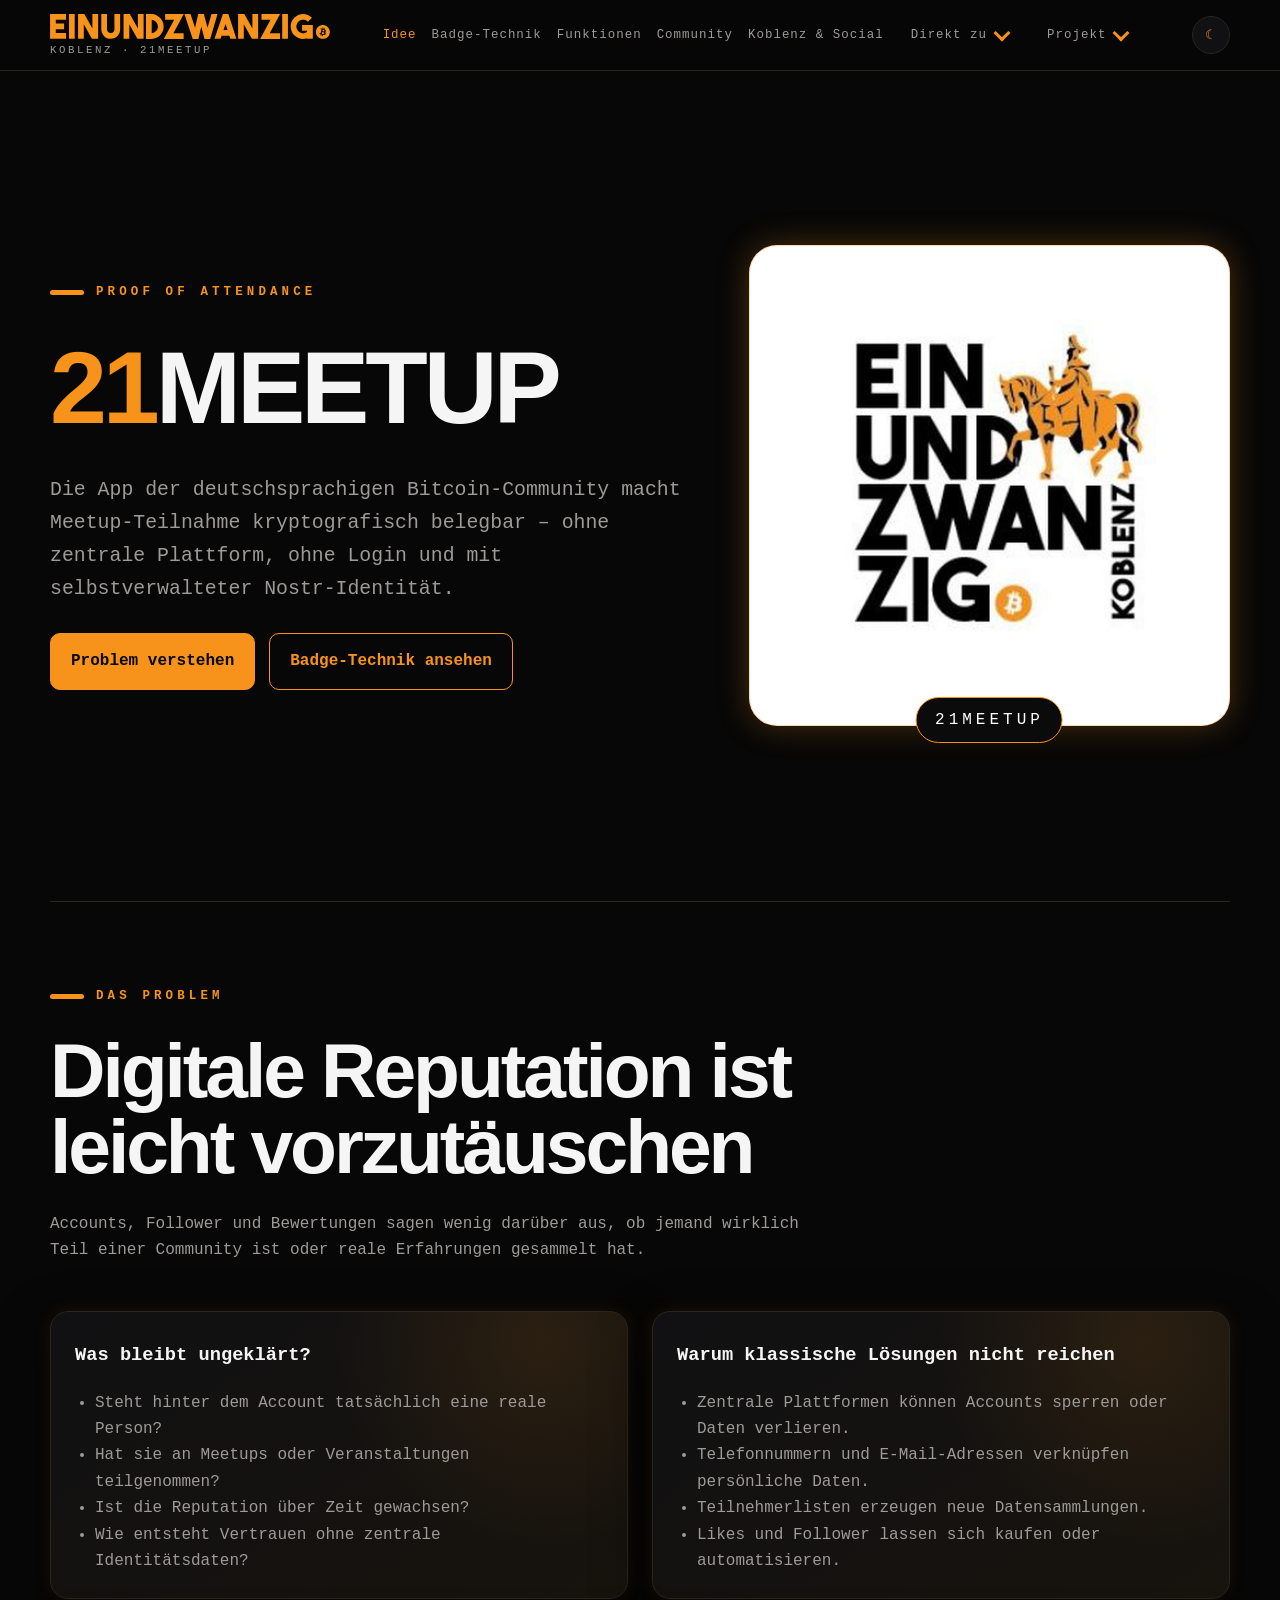
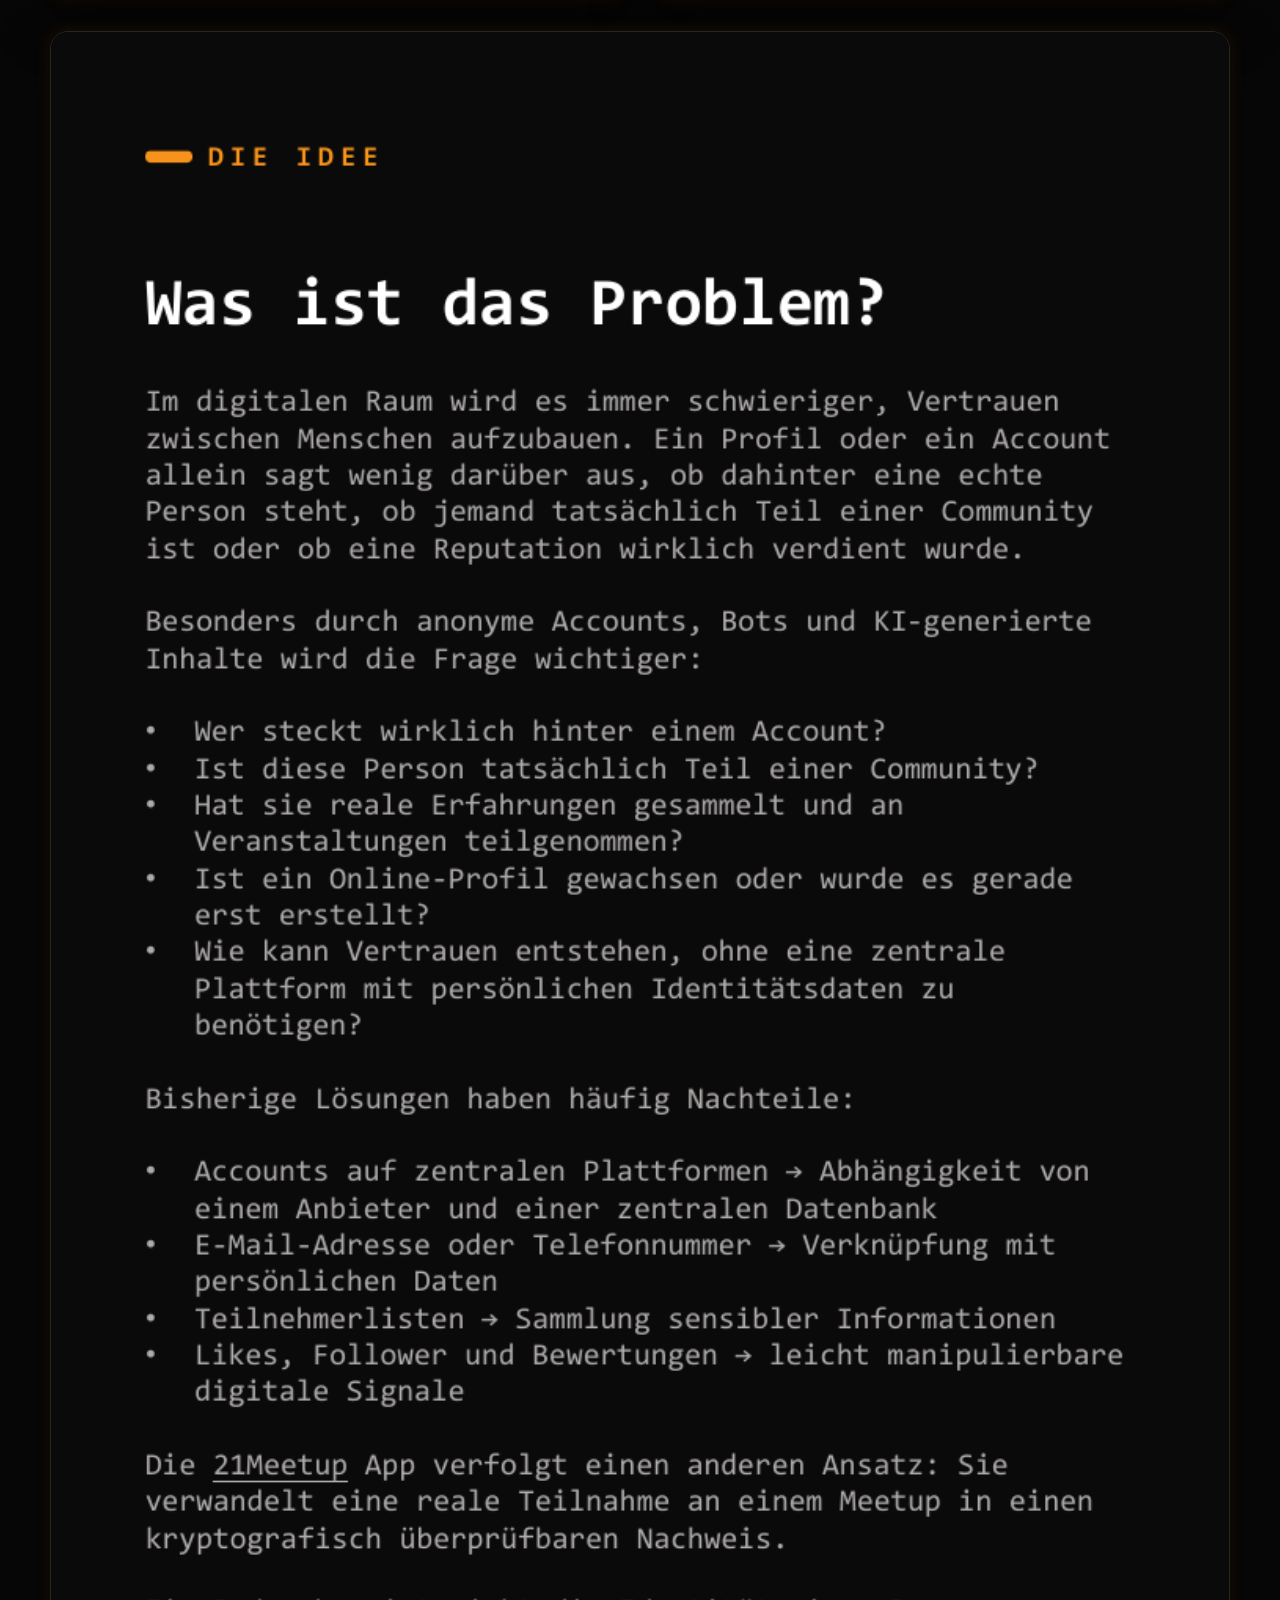
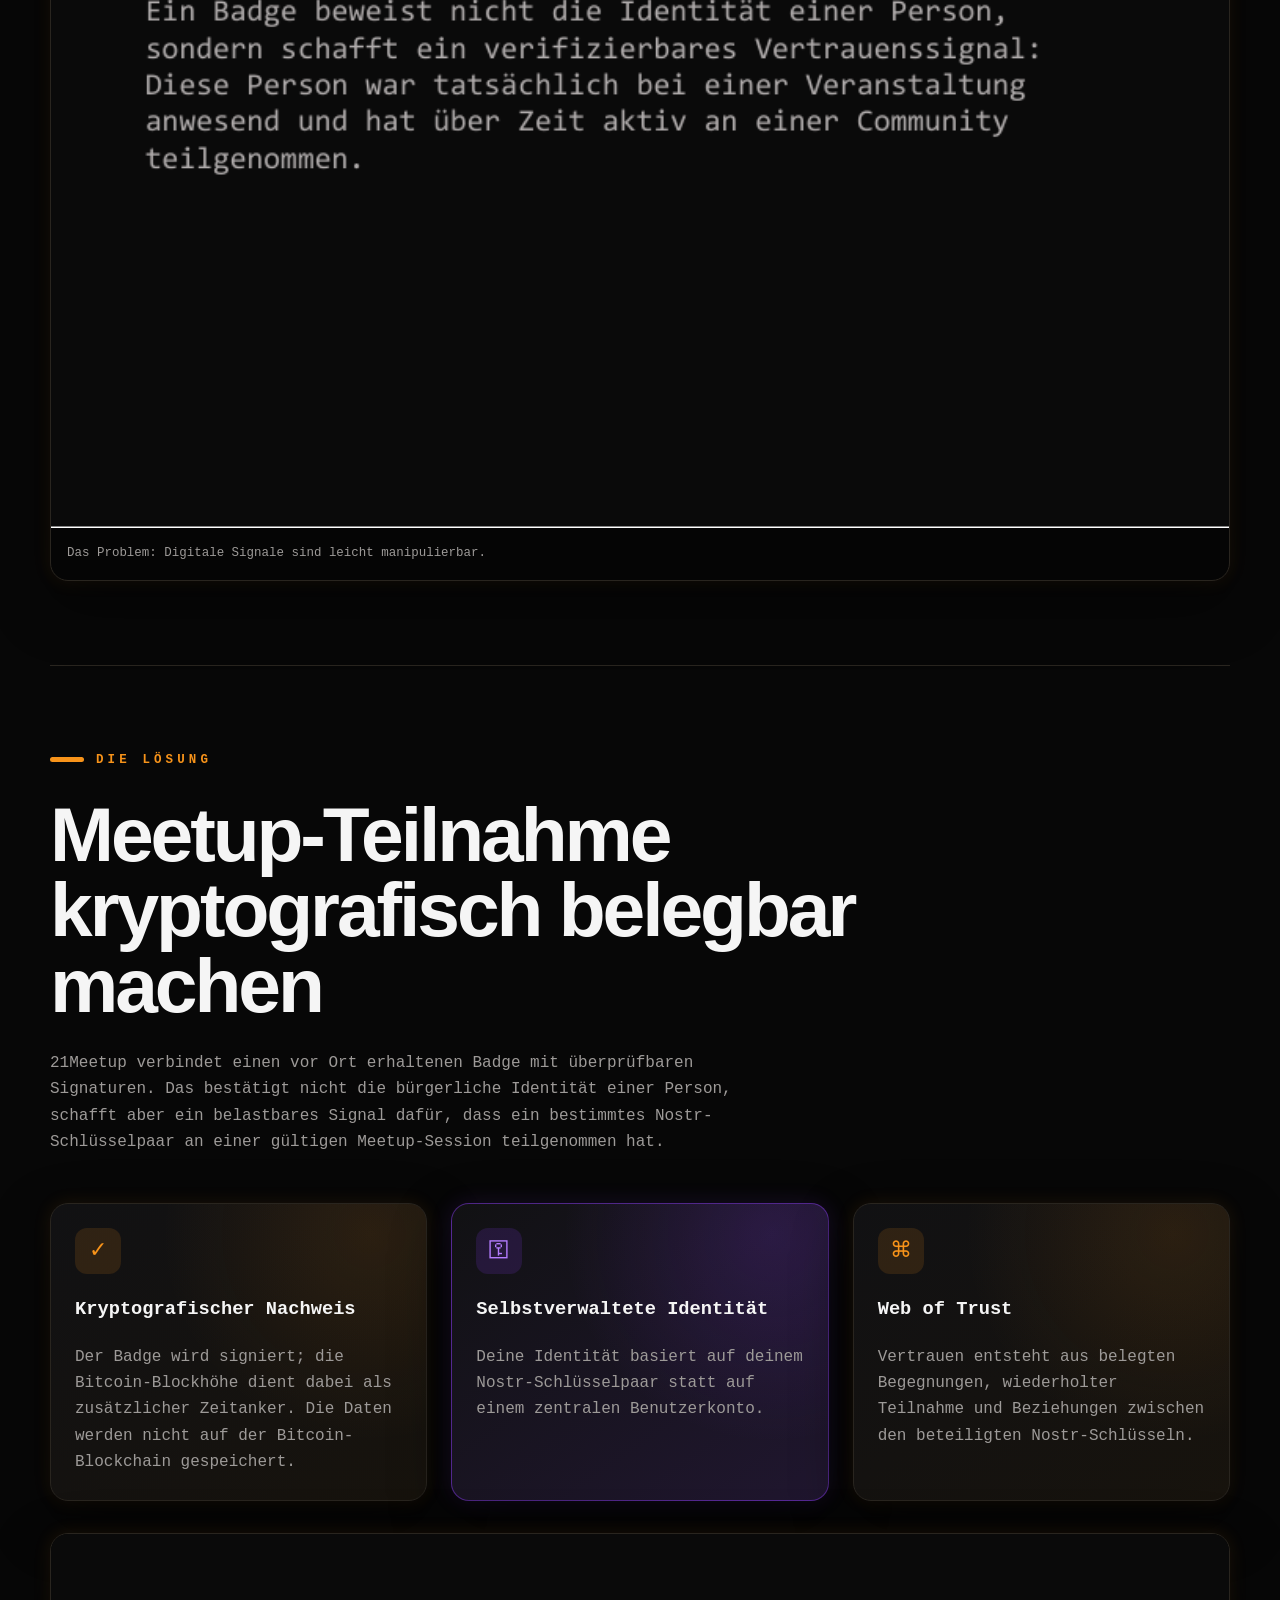
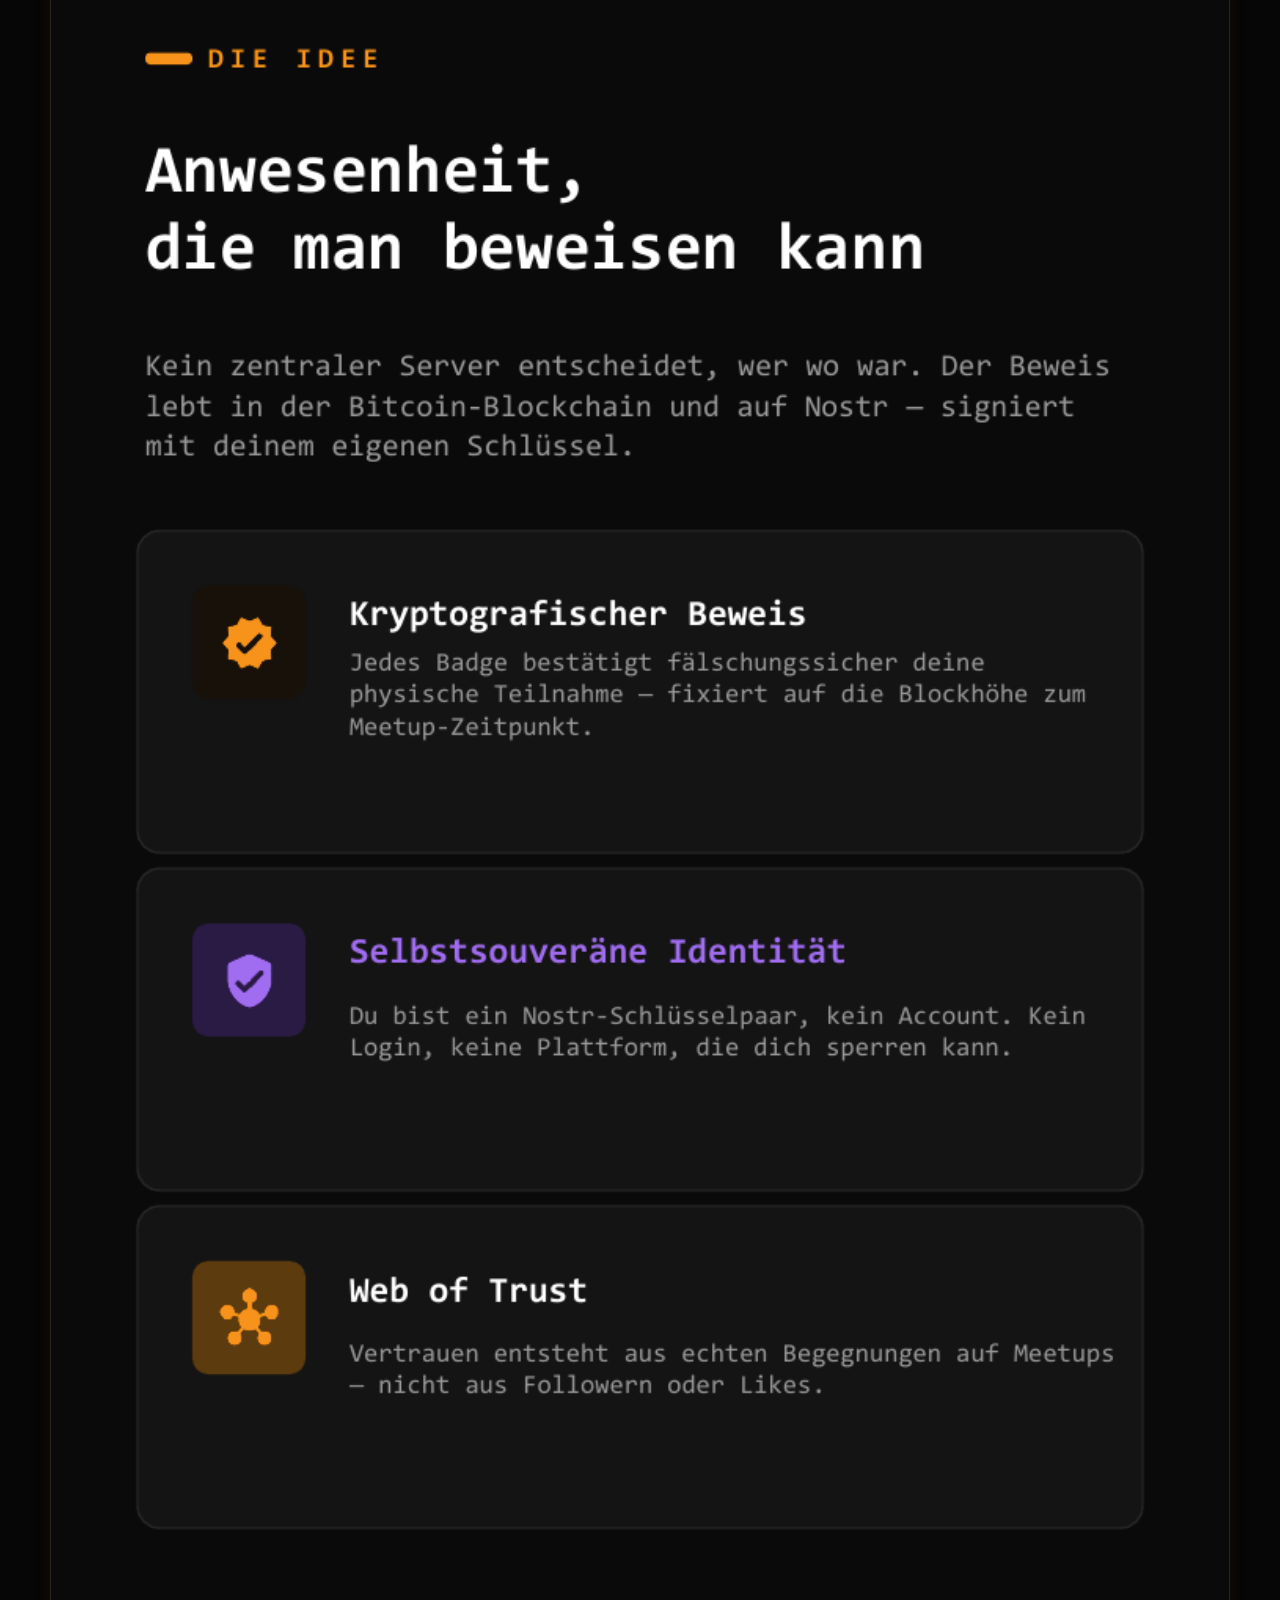
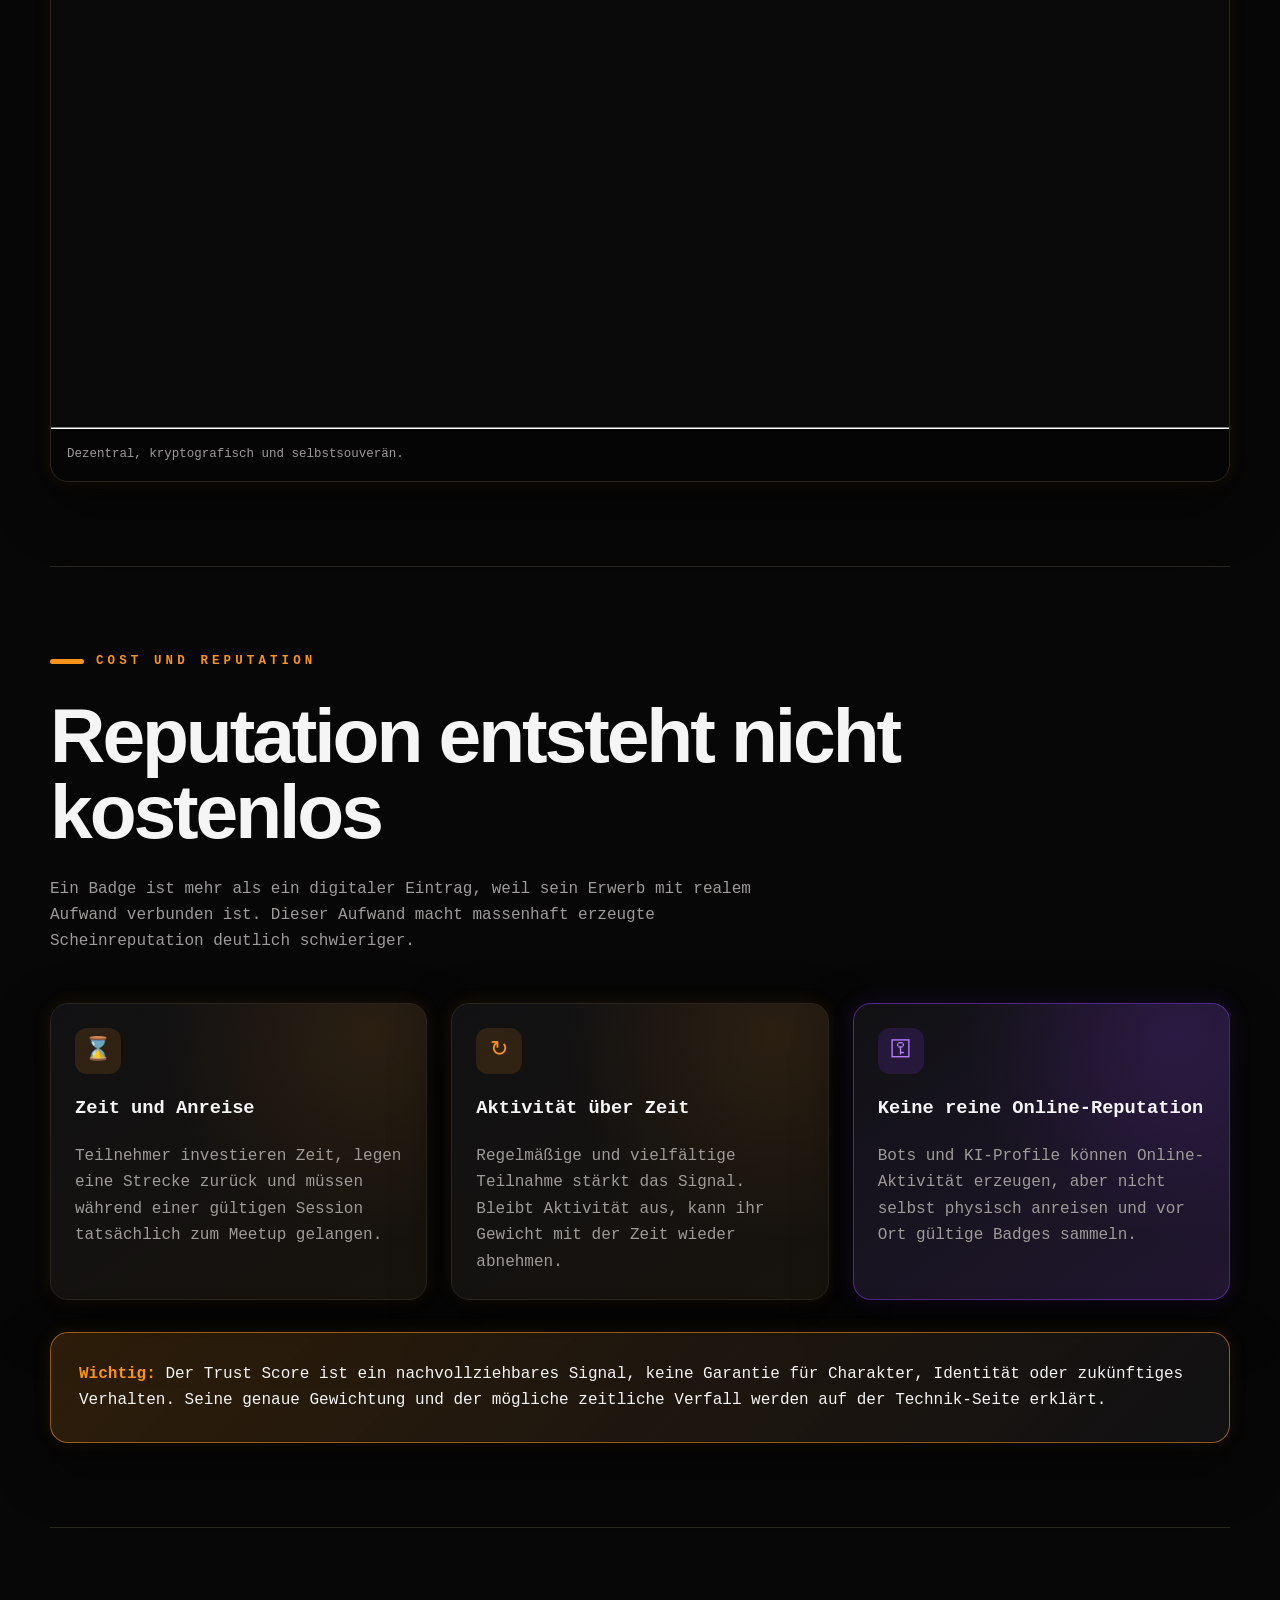
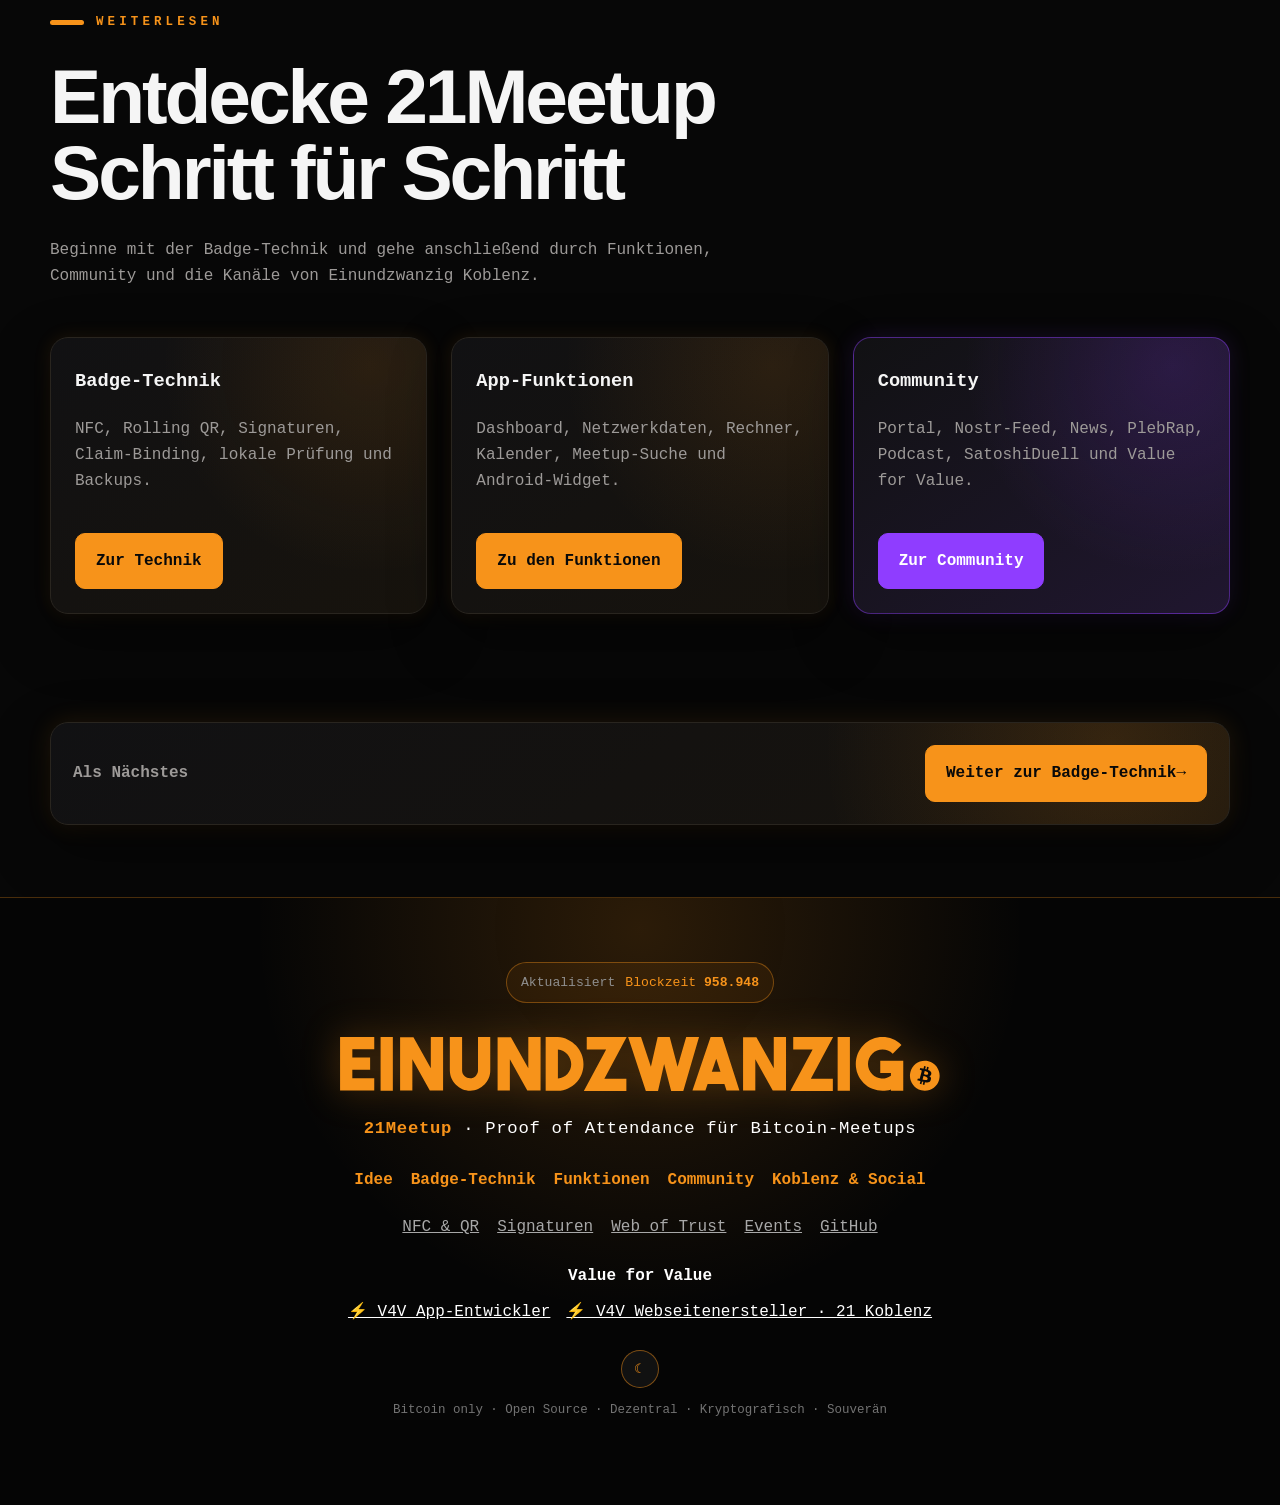
<file: index.html>
<!DOCTYPE html>

<html data-theme="dark" lang="de">
<head>
<meta charset="utf-8"/>
<meta content="width=device-width, initial-scale=1" name="viewport"/>
<meta content="Die 21Meetup-App verbindet reale Meetup-Teilnahme mit NFC, Rolling QR, Nostr und kryptografisch überprüfbaren Badges." name="description"/>
<title>21Meetup – Meetup-Teilnahme kryptografisch belegbar machen</title>
<link href="https://21koblenz.github.io/einundzwanzig-meetup-website/" rel="canonical"/><meta content="website" property="og:type"/><meta content="21Meetup" property="og:site_name"/><meta content="de_DE" property="og:locale"/><meta content="21Meetup – Meetup-Teilnahme kryptografisch belegbar machen" property="og:title"/><meta content="Die 21Meetup-App verbindet reale Meetup-Teilnahme mit NFC, Rolling QR, Nostr und kryptografisch überprüfbaren Badges." property="og:description"/><meta content="https://21koblenz.github.io/einundzwanzig-meetup-website/" property="og:url"/><meta content="https://21koblenz.github.io/einundzwanzig-meetup-website/assets/social-preview.jpg" property="og:image"/><meta content="https://21koblenz.github.io/einundzwanzig-meetup-website/assets/social-preview.jpg" property="og:image:secure_url"/><meta content="image/jpeg" property="og:image:type"/><meta content="1200" property="og:image:width"/><meta content="630" property="og:image:height"/><meta content="21Meetup – Meetup-Teilnahme kryptografisch belegbar machen" property="og:image:alt"/><meta content="summary_large_image" name="twitter:card"/><meta content="21Meetup – Meetup-Teilnahme kryptografisch belegbar machen" name="twitter:title"/><meta content="Die 21Meetup-App verbindet reale Meetup-Teilnahme mit NFC, Rolling QR, Nostr und kryptografisch überprüfbaren Badges." name="twitter:description"/><meta content="https://21koblenz.github.io/einundzwanzig-meetup-website/assets/social-preview.jpg" name="twitter:image"/><meta content="21Meetup – Meetup-Teilnahme kryptografisch belegbar machen" name="twitter:image:alt"/><link href="css/style.css" rel="stylesheet"/>
</head>
<body>
<div data-include="components/nav.html"></div>
<main class="page-shell">
<!-- ========================================================
         START: PROBLEM UND LÖSUNG
         ======================================================== -->
<section class="hero" id="start">
<div>
<div class="eyebrow">Proof of Attendance</div>
<h1><span>21</span>MEETUP</h1>
<p class="lead">Die App der deutschsprachigen Bitcoin-Community macht Meetup-Teilnahme kryptografisch belegbar – ohne zentrale Plattform, ohne Login und mit selbstverwalteter Nostr-Identität.</p>
<div class="hero-actions">
<a class="btn btn-primary" href="#problem">Problem verstehen</a>
<a class="btn btn-secondary" href="technik.html">Badge-Technik ansehen</a>
</div>
</div>
<div class="hero-logo">
<img alt="Einundzwanzig Koblenz" src="assets/einundzwanzig-koblenz.png"/>
</div>
</section>
<section class="section" id="problem">
<div class="section-head">
<div class="eyebrow">Das Problem</div>
<h2>Digitale Reputation ist leicht vorzutäuschen</h2>
<p>Accounts, Follower und Bewertungen sagen wenig darüber aus, ob jemand wirklich Teil einer Community ist oder reale Erfahrungen gesammelt hat.</p>
</div>
<div class="grid-2">
<article class="info-card">
<h3>Was bleibt ungeklärt?</h3>
<ul>
<li>Steht hinter dem Account tatsächlich eine reale Person?</li>
<li>Hat sie an Meetups oder Veranstaltungen teilgenommen?</li>
<li>Ist die Reputation über Zeit gewachsen?</li>
<li>Wie entsteht Vertrauen ohne zentrale Identitätsdaten?</li>
</ul>
</article>
<article class="info-card">
<h3>Warum klassische Lösungen nicht reichen</h3>
<ul>
<li>Zentrale Plattformen können Accounts sperren oder Daten verlieren.</li>
<li>Telefonnummern und E-Mail-Adressen verknüpfen persönliche Daten.</li>
<li>Teilnehmerlisten erzeugen neue Datensammlungen.</li>
<li>Likes und Follower lassen sich kaufen oder automatisieren.</li>
</ul>
</article>
</div>
<figure class="screen-card">
<img alt="Das Vertrauensproblem im digitalen Raum" src="pdf-pages/page-03.png"/>
<figcaption>Das Problem: Digitale Signale sind leicht manipulierbar.</figcaption>
</figure>
</section>
<section class="section" id="loesung">
<div class="section-head">
<div class="eyebrow">Die Lösung</div>
<h2>Meetup-Teilnahme kryptografisch belegbar machen</h2>
<p>21Meetup verbindet einen vor Ort erhaltenen Badge mit überprüfbaren Signaturen. Das bestätigt nicht die bürgerliche Identität einer Person, schafft aber ein belastbares Signal dafür, dass ein bestimmtes Nostr-Schlüsselpaar an einer gültigen Meetup-Session teilgenommen hat.</p>
</div>
<div class="grid-3">
<article class="feature-card">
<div class="icon">✓</div>
<h3>Kryptografischer Nachweis</h3>
<p>Der Badge wird signiert; die Bitcoin-Blockhöhe dient dabei als zusätzlicher Zeitanker. Die Daten werden nicht auf der Bitcoin-Blockchain gespeichert.</p>
</article>
<article class="feature-card nostr-card">
<div class="icon">⚿</div>
<h3>Selbstverwaltete Identität</h3>
<p>Deine Identität basiert auf deinem Nostr-Schlüsselpaar statt auf einem zentralen Benutzerkonto.</p>
</article>
<article class="feature-card">
<div class="icon">⌘</div>
<h3>Web of Trust</h3>
<p>Vertrauen entsteht aus belegten Begegnungen, wiederholter Teilnahme und Beziehungen zwischen den beteiligten Nostr-Schlüsseln.</p>
</article>
</div>
<figure class="screen-card">
<img alt="Meetup-Teilnahme kryptografisch belegbar machen" src="pdf-pages/page-02.png"/>
<figcaption>Dezentral, kryptografisch und selbstsouverän.</figcaption>
</figure>
</section>
<!-- ========================================================
         WARUM BADGES REPUTATION TRAGEN KÖNNEN
         Dieser Abschnitt erklärt die Idee. Die genaue Berechnung
         und technische Umsetzung stehen auf der Technik-Seite.
         ======================================================== -->
<section class="section" id="reputation-idee">
<div class="section-head">
<div class="eyebrow">Cost und Reputation</div>
<h2>Reputation entsteht nicht kostenlos</h2>
<p>Ein Badge ist mehr als ein digitaler Eintrag, weil sein Erwerb mit realem Aufwand verbunden ist. Dieser Aufwand macht massenhaft erzeugte Scheinreputation deutlich schwieriger.</p>
</div>
<div class="grid-3">
<article class="feature-card">
<div class="icon">⌛</div>
<h3>Zeit und Anreise</h3>
<p>Teilnehmer investieren Zeit, legen eine Strecke zurück und müssen während einer gültigen Session tatsächlich zum Meetup gelangen.</p>
</article>
<article class="feature-card">
<div class="icon">↻</div>
<h3>Aktivität über Zeit</h3>
<p>Regelmäßige und vielfältige Teilnahme stärkt das Signal. Bleibt Aktivität aus, kann ihr Gewicht mit der Zeit wieder abnehmen.</p>
</article>
<article class="feature-card nostr-card">
<div class="icon">⚿</div>
<h3>Keine reine Online-Reputation</h3>
<p>Bots und KI-Profile können Online-Aktivität erzeugen, aber nicht selbst physisch anreisen und vor Ort gültige Badges sammeln.</p>
</article>
</div>
<article class="callout">
<strong>Wichtig:</strong> Der Trust Score ist ein nachvollziehbares Signal, keine Garantie für Charakter, Identität oder zukünftiges Verhalten. Seine genaue Gewichtung und der mögliche zeitliche Verfall werden auf der Technik-Seite erklärt.
      </article>
</section>
<section class="section">
<div class="section-head">
<div class="eyebrow">Weiterlesen</div>
<h2>Entdecke 21Meetup Schritt für Schritt</h2>
<p>Beginne mit der Badge-Technik und gehe anschließend durch Funktionen, Community und die Kanäle von Einundzwanzig Koblenz.</p>
</div>
<div class="grid-3">
<article class="feature-card"><h3>Badge-Technik</h3><p>NFC, Rolling QR, Signaturen, Claim-Binding, lokale Prüfung und Backups.</p><div class="card-actions"><a class="btn btn-primary" href="technik.html">Zur Technik</a></div></article>
<article class="feature-card"><h3>App-Funktionen</h3><p>Dashboard, Netzwerkdaten, Rechner, Kalender, Meetup-Suche und Android-Widget.</p><div class="card-actions"><a class="btn btn-primary" href="funktionen.html">Zu den Funktionen</a></div></article>
<article class="feature-card nostr-card"><h3>Community</h3><p>Portal, Nostr-Feed, News, PlebRap, Podcast, SatoshiDuell und Value for Value.</p><div class="card-actions"><a class="btn btn-primary" href="community.html">Zur Community</a></div></article>
</div>
</section>
<nav aria-label="Weiter zur nächsten Seite" class="page-progress">
<span class="page-progress-label">Als Nächstes</span>
<a class="btn btn-primary page-progress-next" href="technik.html">Weiter zur Badge-Technik <span aria-hidden="true">→</span></a>
</nav>
</main>
<div data-include="components/footer.html"></div>
<script src="js/config.js"></script>
<script src="js/theme.js"></script>
<script src="js/include.js"></script>
<script src="js/navigation.js"></script>
<script src="js/footer.js"></script>
<script src="js/hover.js"></script>
<script src="js/scroll-top.js"></script>
</body>
</html>
</file>
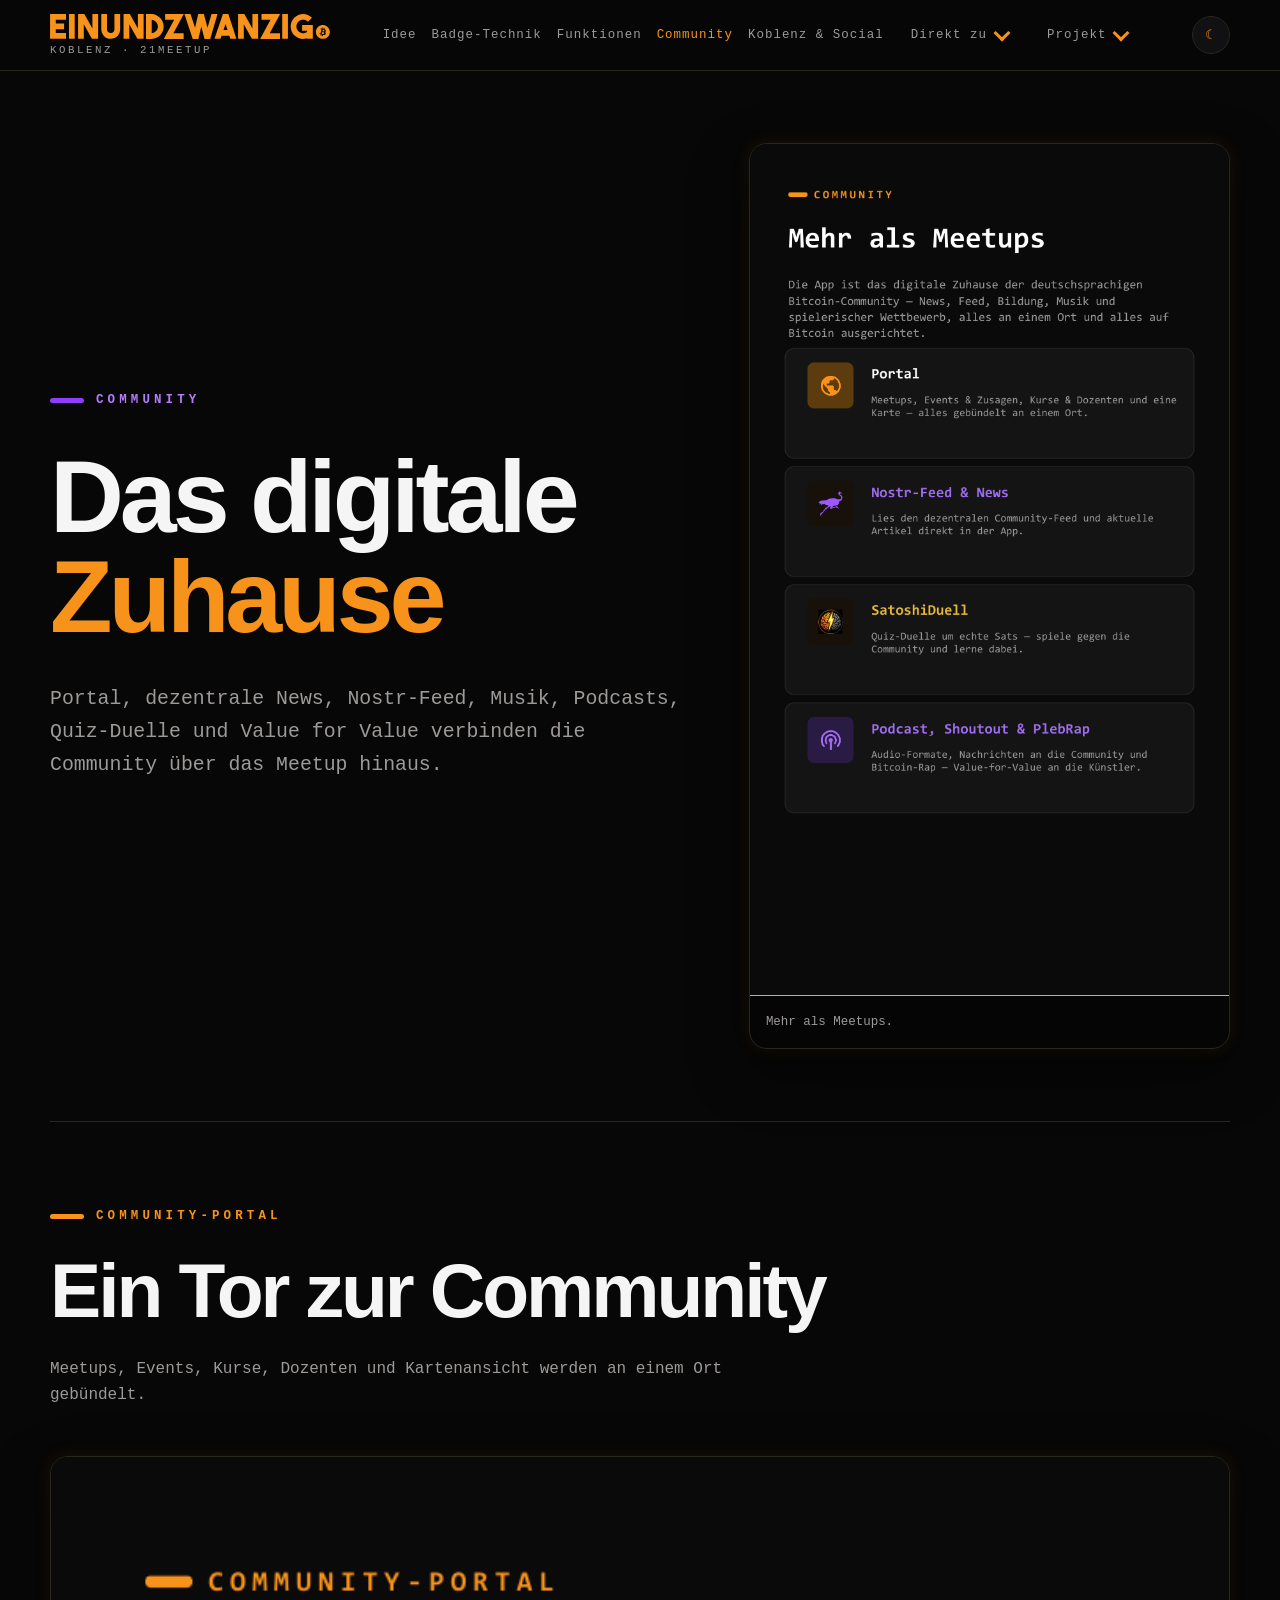
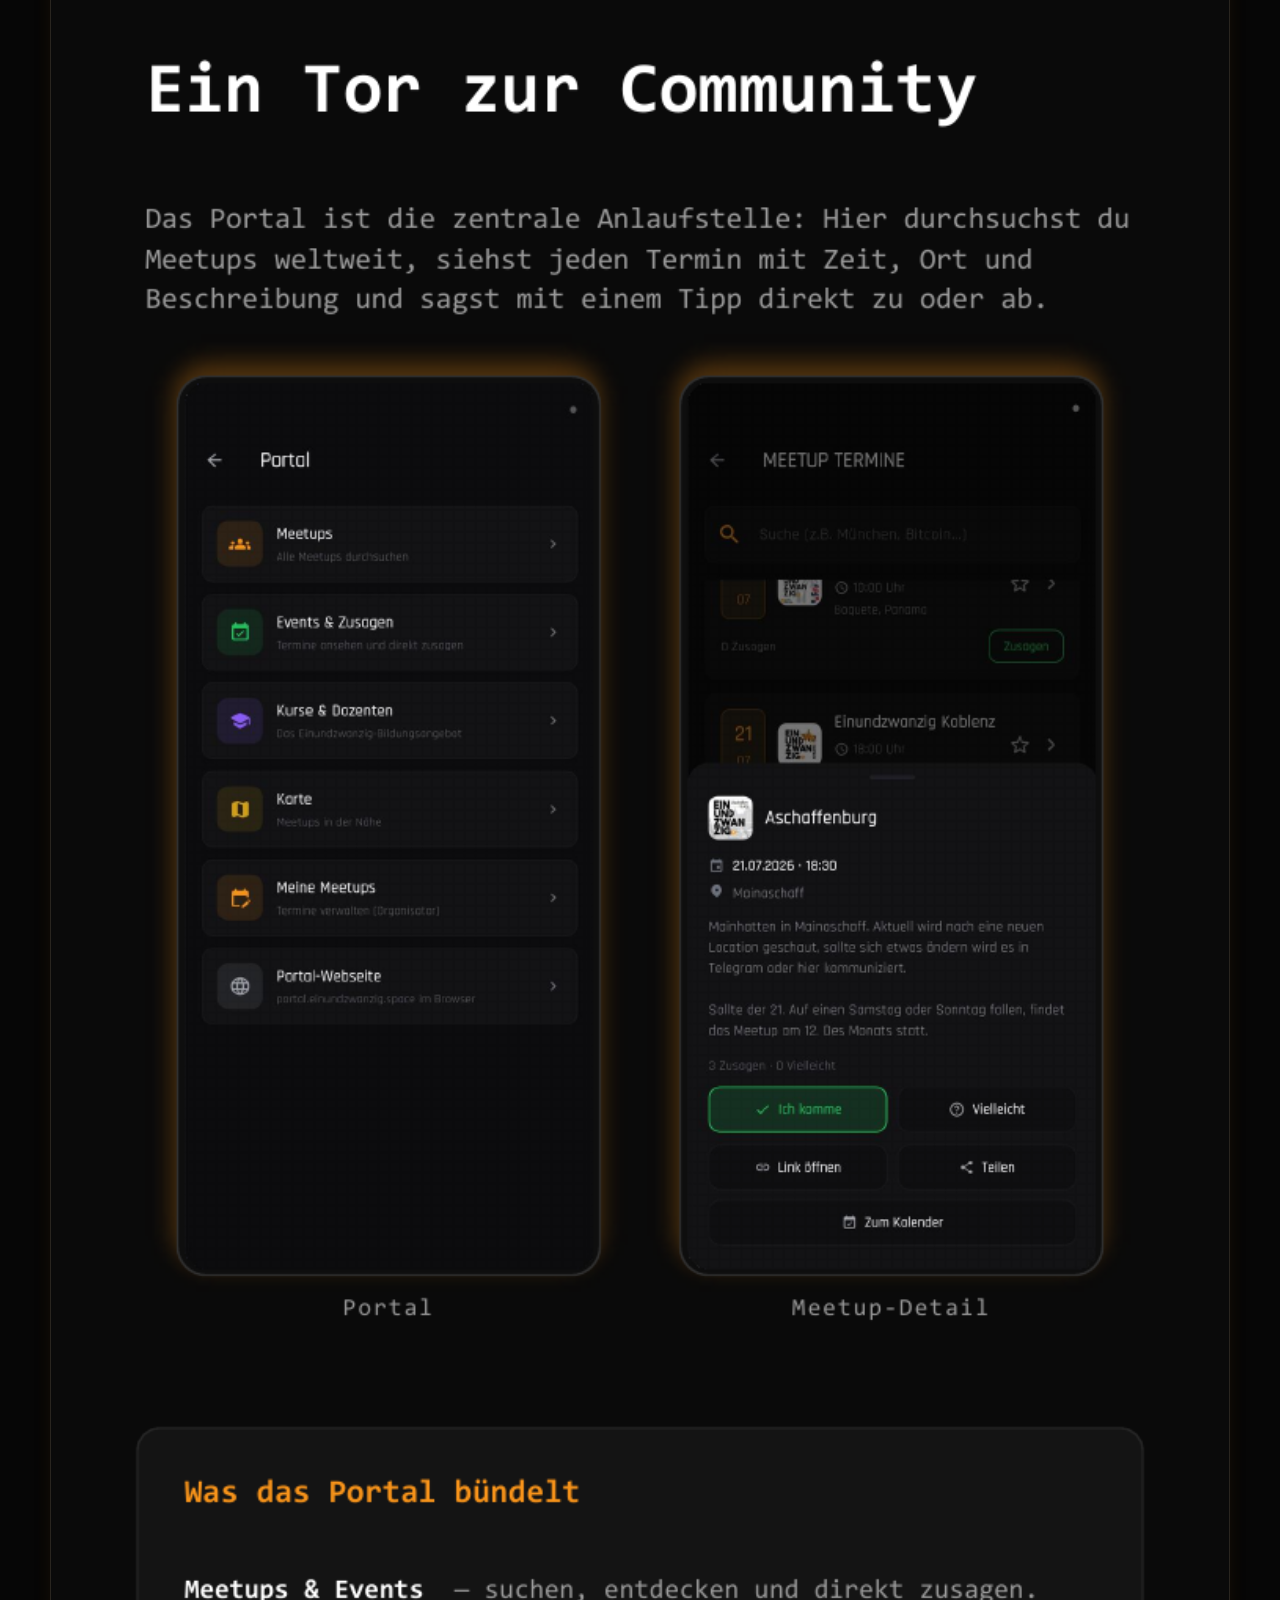
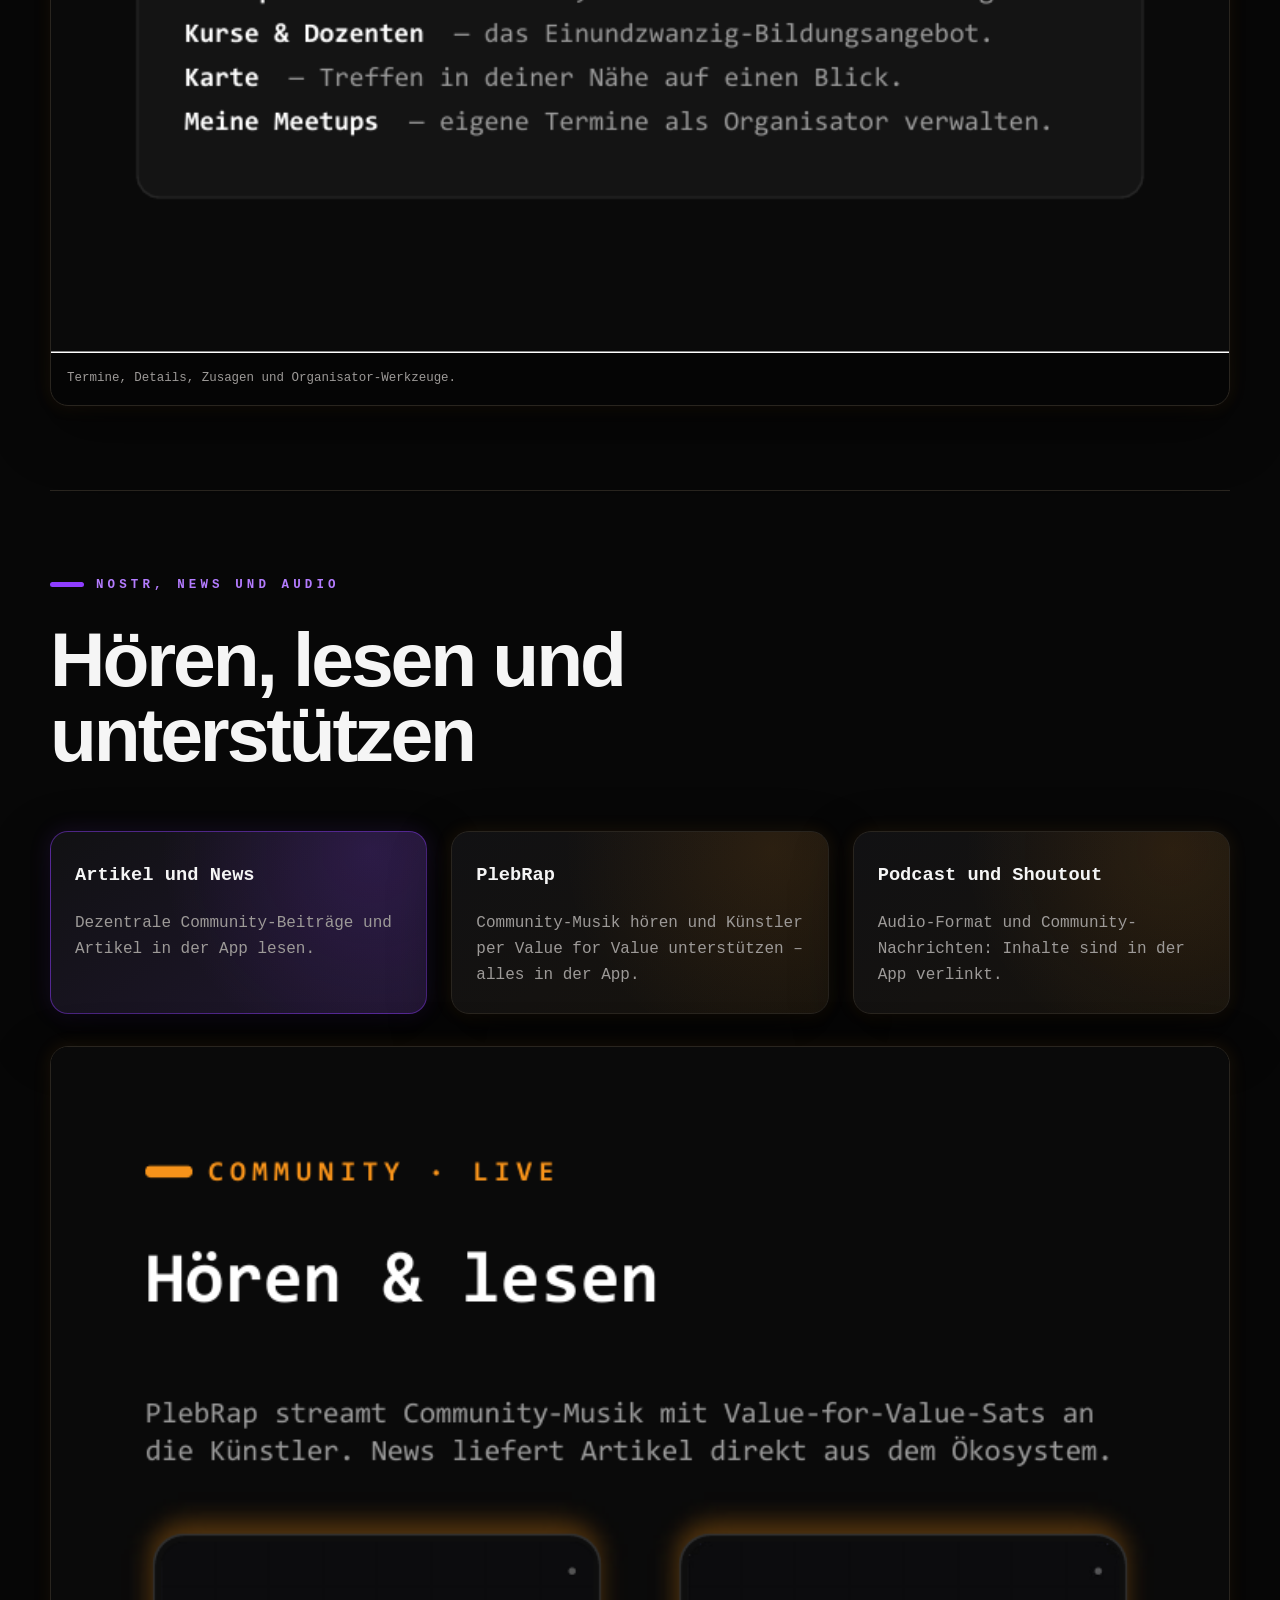
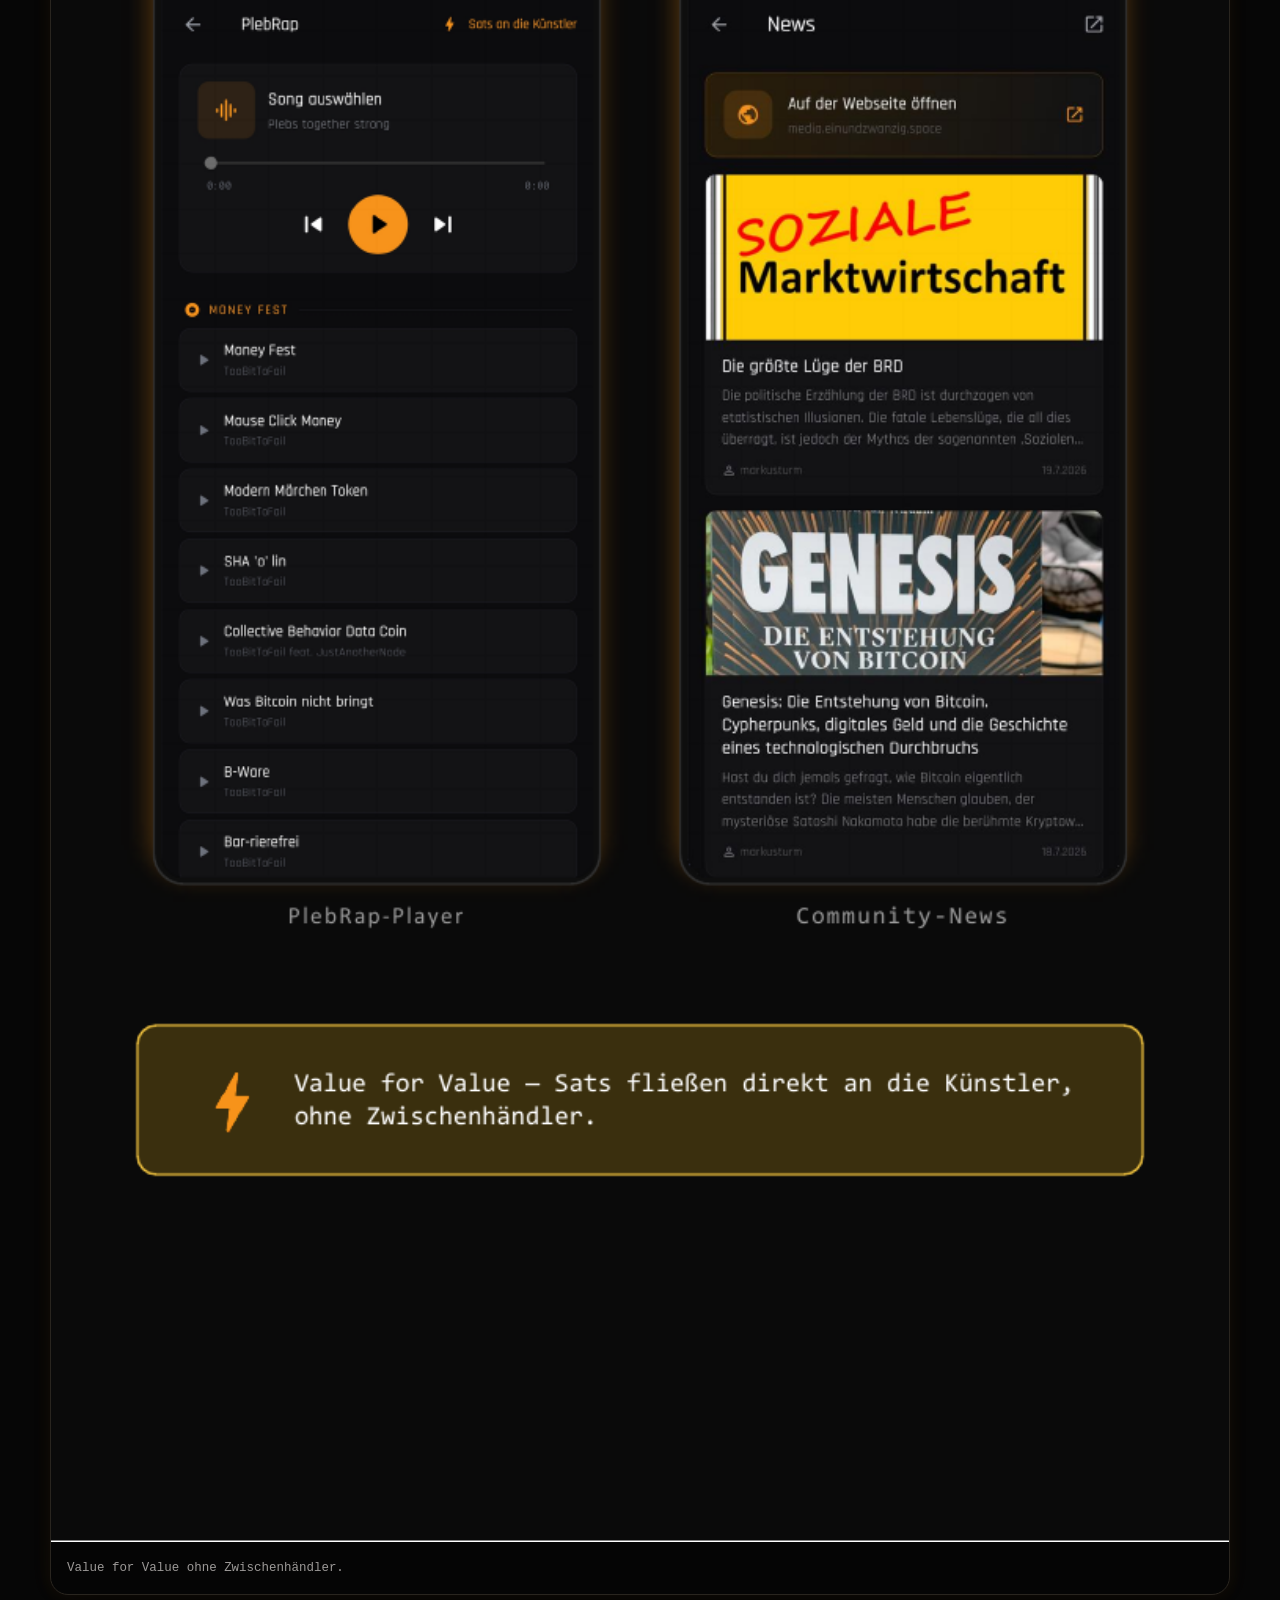
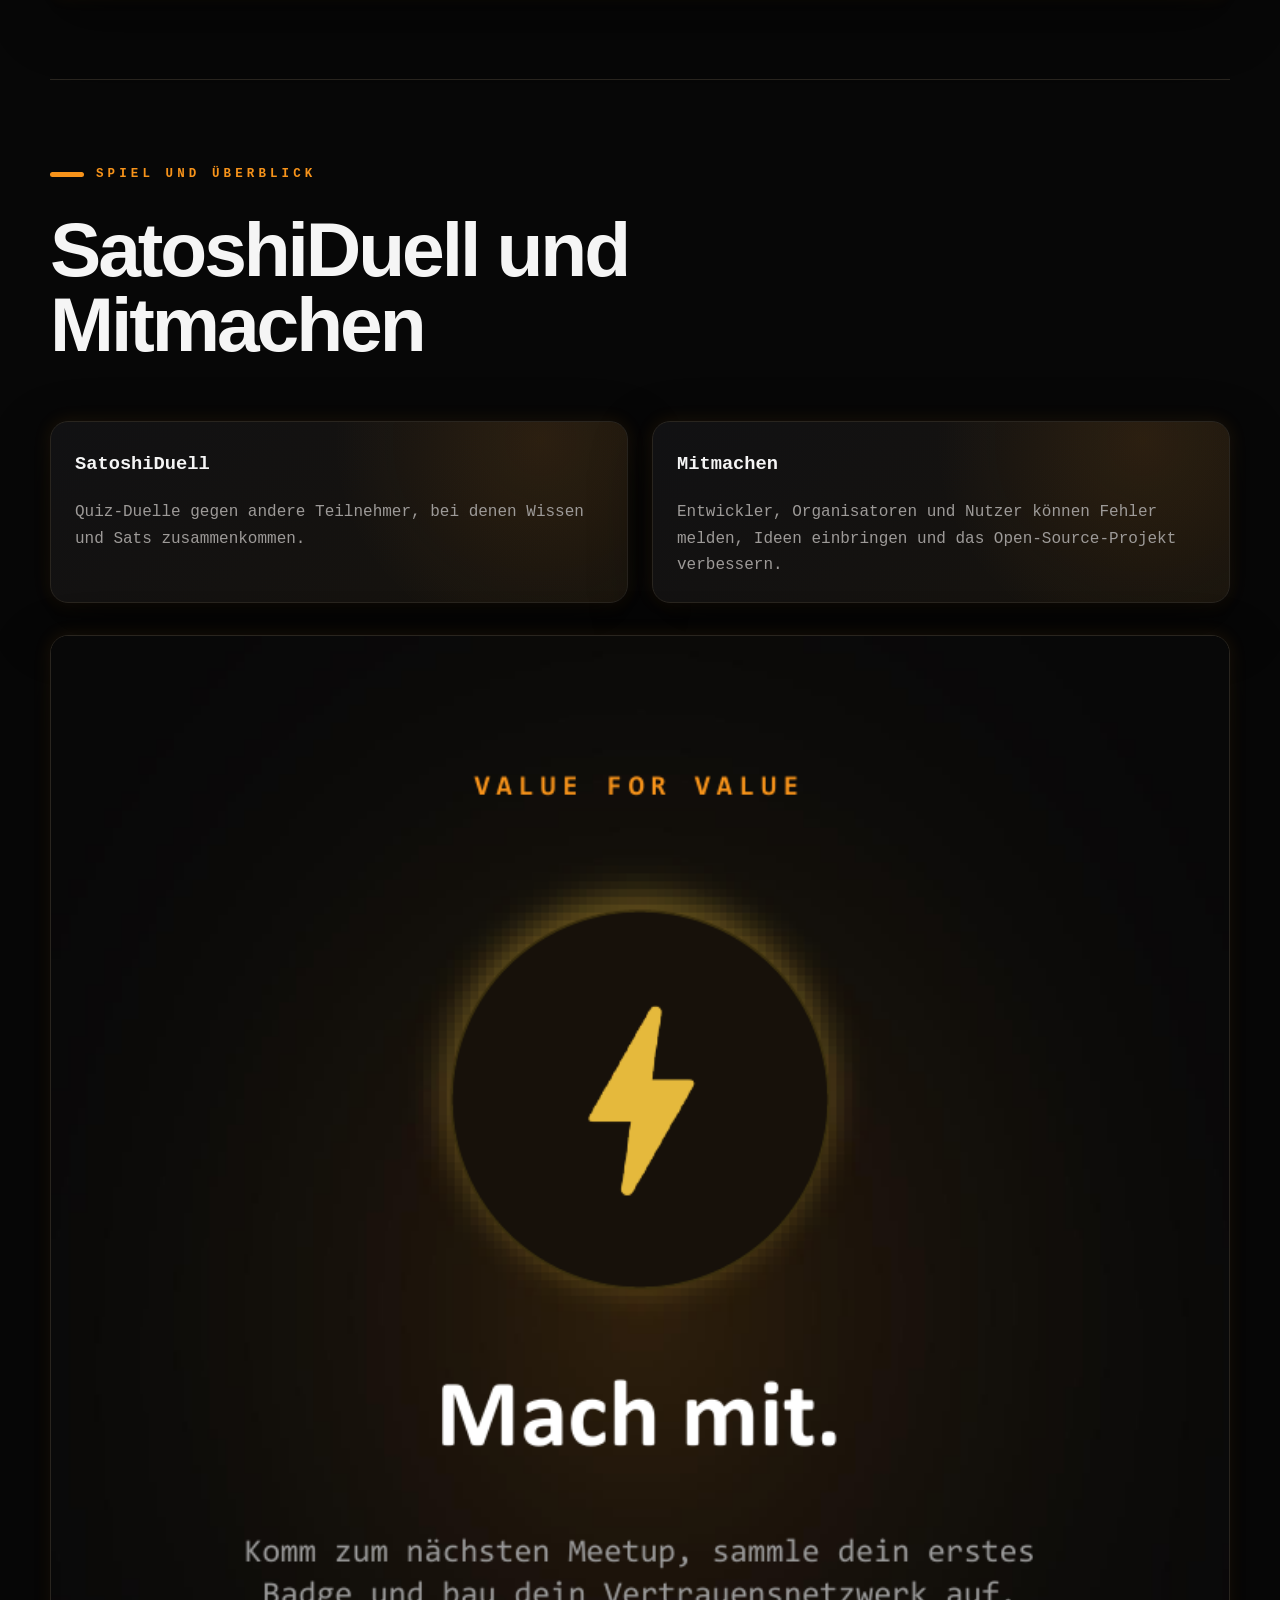
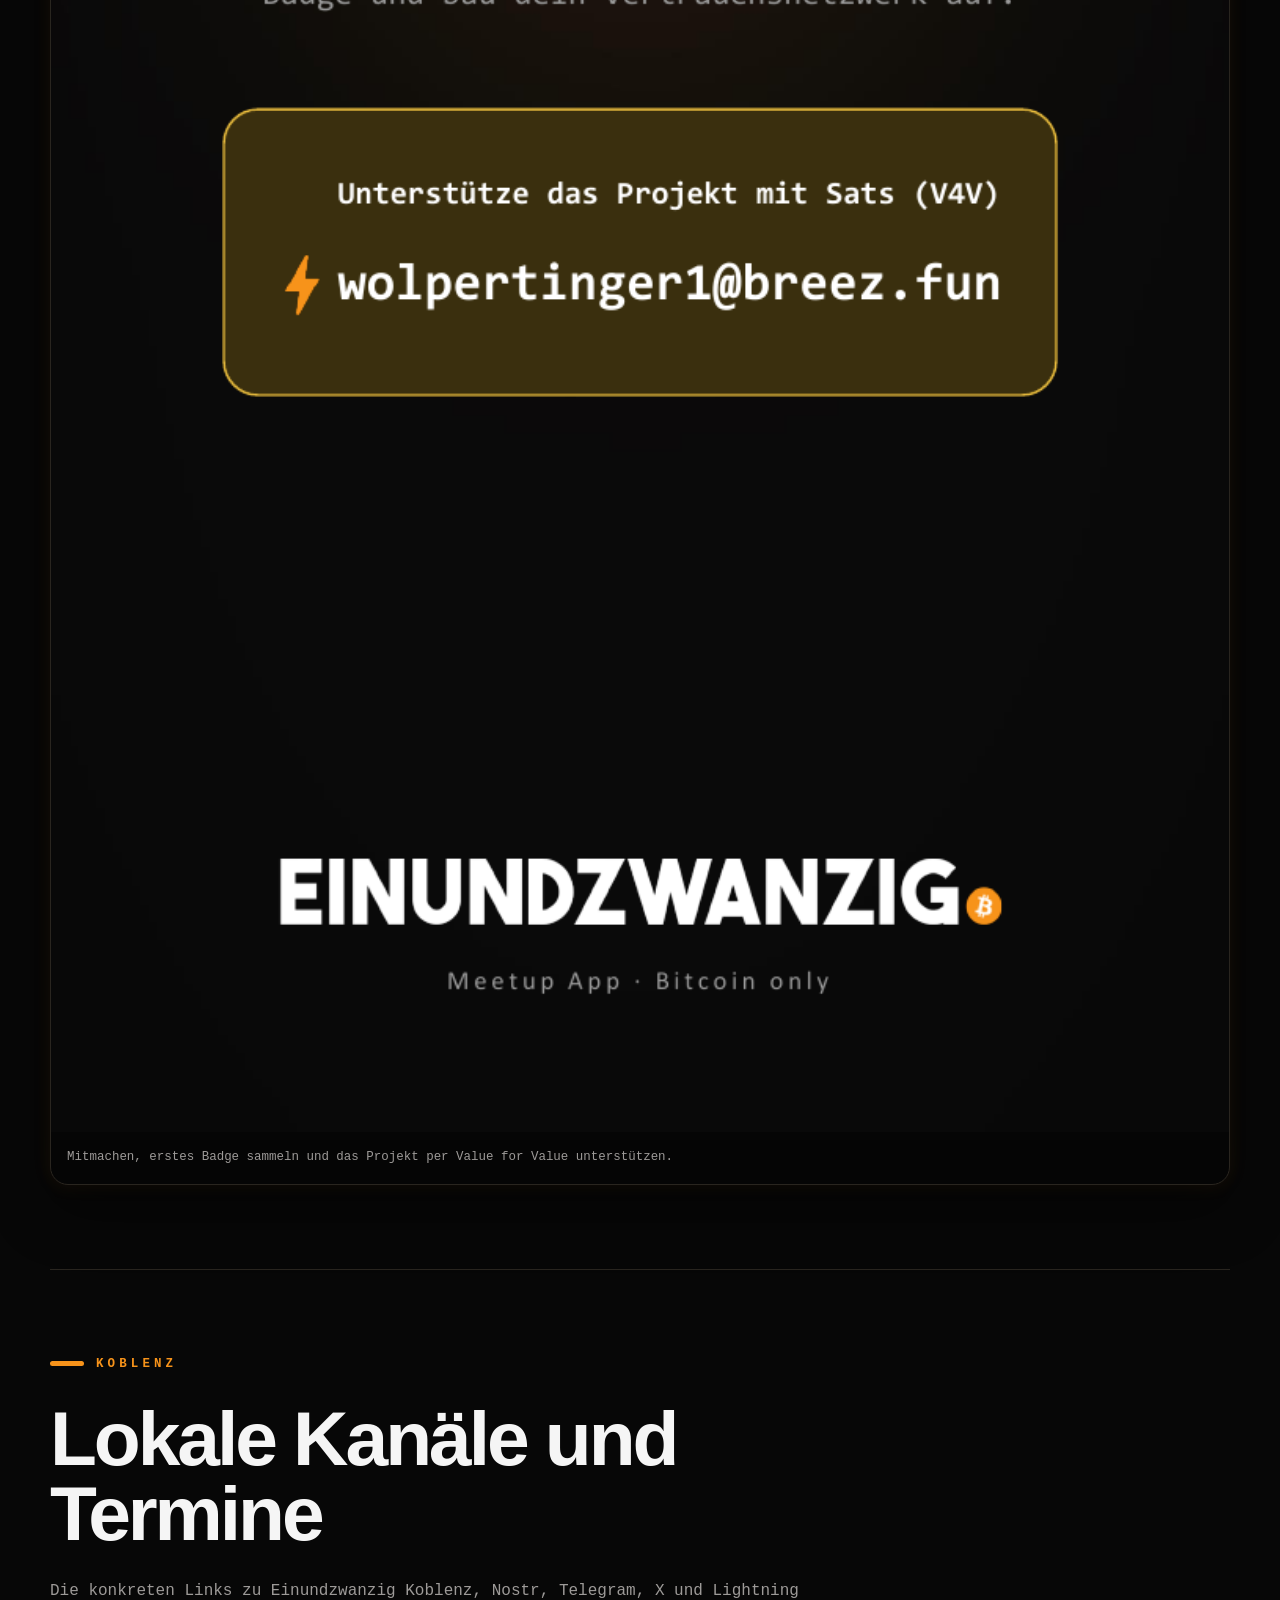
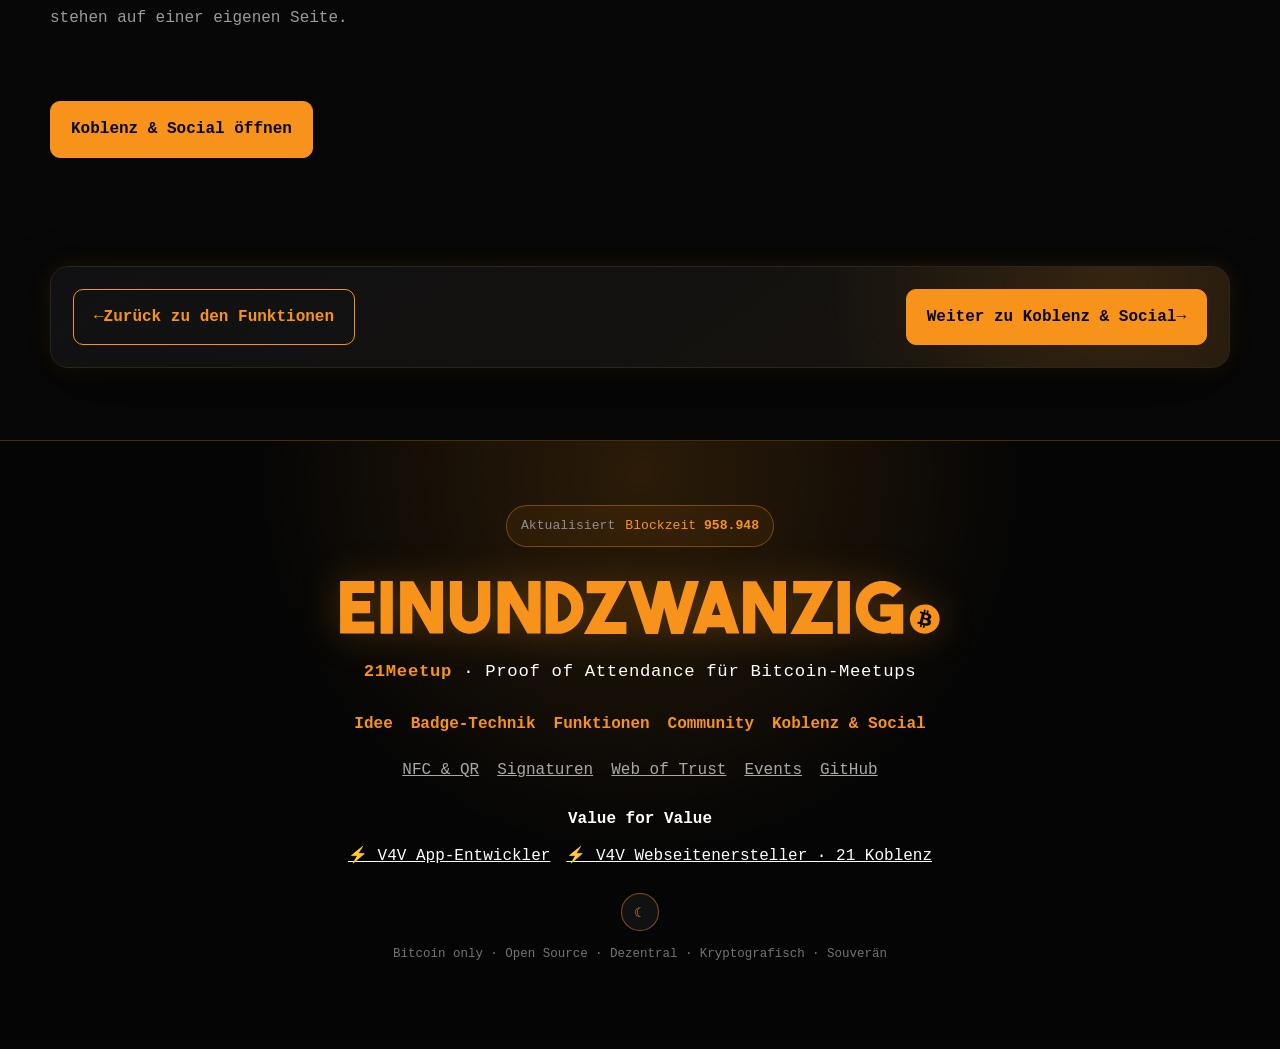
<file: community.html>
<!DOCTYPE html>

<html data-theme="dark" lang="de">
<head>
<meta charset="utf-8"/>
<meta content="width=device-width, initial-scale=1" name="viewport"/>
<meta content="21Meetup mitentwickeln, Fehler melden, Übersetzungen beitragen und das Open-Source-Projekt unterstützen." name="description"/>
<title>21Meetup – Community</title>
<link href="https://21koblenz.github.io/einundzwanzig-meetup-website/community.html" rel="canonical"/><meta content="website" property="og:type"/><meta content="21Meetup" property="og:site_name"/><meta content="de_DE" property="og:locale"/><meta content="21Meetup – Community" property="og:title"/><meta content="21Meetup mitentwickeln, Fehler melden, Übersetzungen beitragen und das Open-Source-Projekt unterstützen." property="og:description"/><meta content="https://21koblenz.github.io/einundzwanzig-meetup-website/community.html" property="og:url"/><meta content="https://21koblenz.github.io/einundzwanzig-meetup-website/assets/social-preview.jpg" property="og:image"/><meta content="https://21koblenz.github.io/einundzwanzig-meetup-website/assets/social-preview.jpg" property="og:image:secure_url"/><meta content="image/jpeg" property="og:image:type"/><meta content="1200" property="og:image:width"/><meta content="630" property="og:image:height"/><meta content="21Meetup – Meetup-Teilnahme kryptografisch belegbar machen" property="og:image:alt"/><meta content="summary_large_image" name="twitter:card"/><meta content="21Meetup – Community" name="twitter:title"/><meta content="21Meetup mitentwickeln, Fehler melden, Übersetzungen beitragen und das Open-Source-Projekt unterstützen." name="twitter:description"/><meta content="https://21koblenz.github.io/einundzwanzig-meetup-website/assets/social-preview.jpg" name="twitter:image"/><meta content="21Meetup – Meetup-Teilnahme kryptografisch belegbar machen" name="twitter:image:alt"/><link href="css/style.css" rel="stylesheet"/>
</head>
<body>
<div data-include="components/nav.html"></div>
<main class="page-shell">
<section class="hero">
<div><div class="eyebrow eyebrow-nostr">Community</div><h1>Das digitale <span>Zuhause</span></h1><p class="lead">Portal, dezentrale News, Nostr-Feed, Musik, Podcasts, Quiz-Duelle und Value for Value verbinden die Community über das Meetup hinaus.</p></div>
<figure class="screen-card"><img alt="Community Funktionen" src="pdf-pages/page-20.png"/><figcaption>Mehr als Meetups.</figcaption></figure>
</section>
<section class="section" id="portal">
<div class="section-head"><div class="eyebrow">Community-Portal</div><h2>Ein Tor zur Community</h2><p>Meetups, Events, Kurse, Dozenten und Kartenansicht werden an einem Ort gebündelt.</p></div>
<figure class="screen-card"><img alt="Einundzwanzig Community Portal" src="pdf-pages/page-17.png"/><figcaption>Termine, Details, Zusagen und Organisator-Werkzeuge.</figcaption></figure>
</section>
<section class="section" id="medien">
<div class="section-head"><div class="eyebrow eyebrow-nostr">Nostr, News und Audio</div><h2>Hören, lesen und unterstützen</h2></div>
<div class="grid-3"><article class="feature-card nostr-card"><h3>Artikel und News</h3><p>Dezentrale Community-Beiträge und Artikel in der App lesen.</p></article><article class="feature-card"><h3>PlebRap</h3><p>Community-Musik hören und Künstler per Value for Value unterstützen – alles in der App.</p></article><article class="feature-card"><h3>Podcast und Shoutout</h3><p>Audio-Format und Community-Nachrichten: Inhalte sind in der App verlinkt.</p></article></div>
<figure class="screen-card"><img alt="PlebRap und News" src="pdf-pages/page-21.png"/><figcaption>Value for Value ohne Zwischenhändler.</figcaption></figure>
</section>
<section class="section" id="duell-widget">
<div class="section-head"><div class="eyebrow">Spiel und Überblick</div><h2>SatoshiDuell und Mitmachen</h2></div>
<div class="grid-2"><article class="feature-card"><h3>SatoshiDuell</h3><p>Quiz-Duelle gegen andere Teilnehmer, bei denen Wissen und Sats zusammenkommen.</p></article><article class="feature-card"><h3>Mitmachen</h3><p>Entwickler, Organisatoren und Nutzer können Fehler melden, Ideen einbringen und das Open-Source-Projekt verbessern.</p></article></div>
<figure class="screen-card"><img alt="Value for Value und Mitmachen" src="pdf-pages/page-28.png"/><figcaption>Mitmachen, erstes Badge sammeln und das Projekt per Value for Value unterstützen.</figcaption></figure>
</section>
<section class="section">
<div class="section-head"><div class="eyebrow">Koblenz</div><h2>Lokale Kanäle und Termine</h2><p>Die konkreten Links zu Einundzwanzig Koblenz, Nostr, Telegram, X und Lightning stehen auf einer eigenen Seite.</p></div>
<div class="card-actions"><a class="btn btn-primary" href="social.html">Koblenz &amp; Social öffnen</a></div>
</section>
<nav aria-label="Seitennavigation" class="page-progress">
<a class="btn btn-secondary" href="funktionen.html"><span aria-hidden="true">←</span> Zurück zu den Funktionen</a>
<a class="btn btn-primary page-progress-next" href="social.html">Weiter zu Koblenz &amp; Social <span aria-hidden="true">→</span></a>
</nav>
</main>
<div data-include="components/footer.html"></div>
<script src="js/config.js"></script>
<script src="js/theme.js"></script>
<script src="js/include.js"></script>
<script src="js/navigation.js"></script>
<script src="js/footer.js"></script>
<script src="js/hover.js"></script>
<script src="js/scroll-top.js"></script>
</body>
</html>
</file>
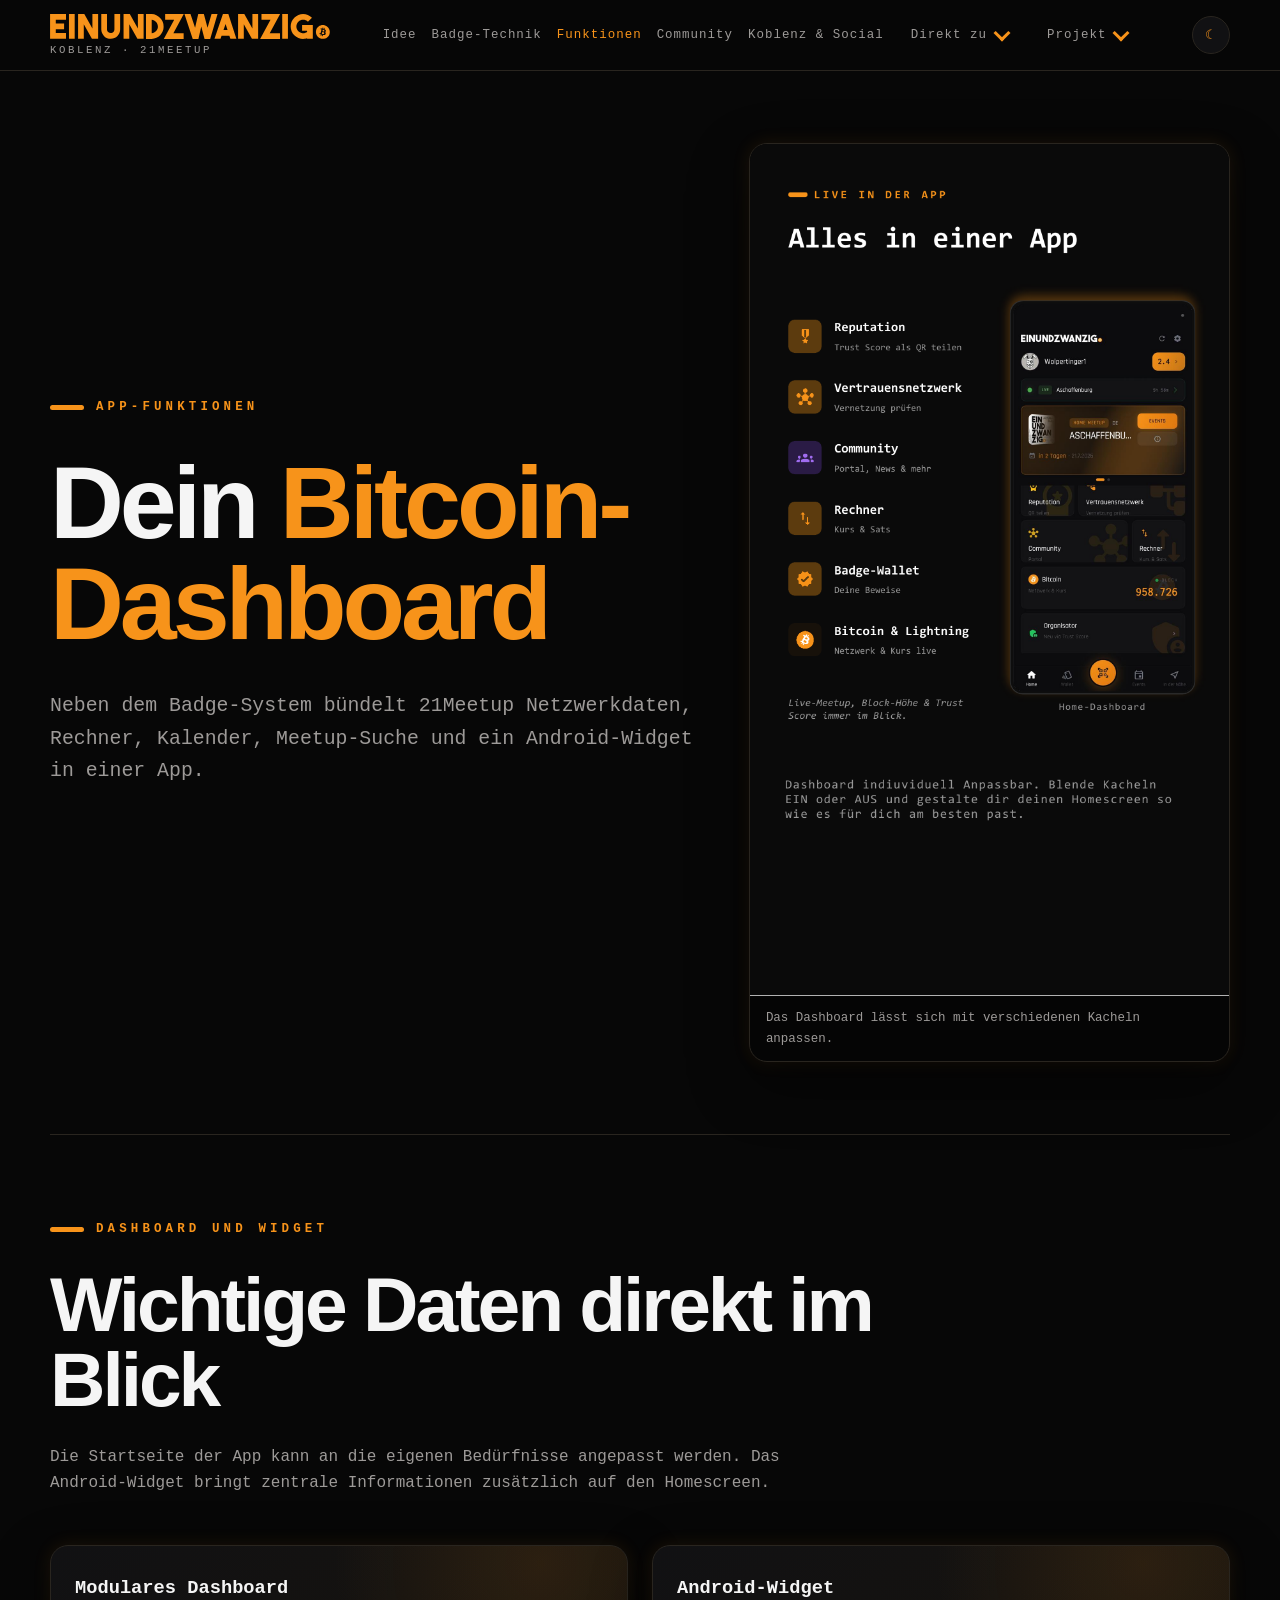
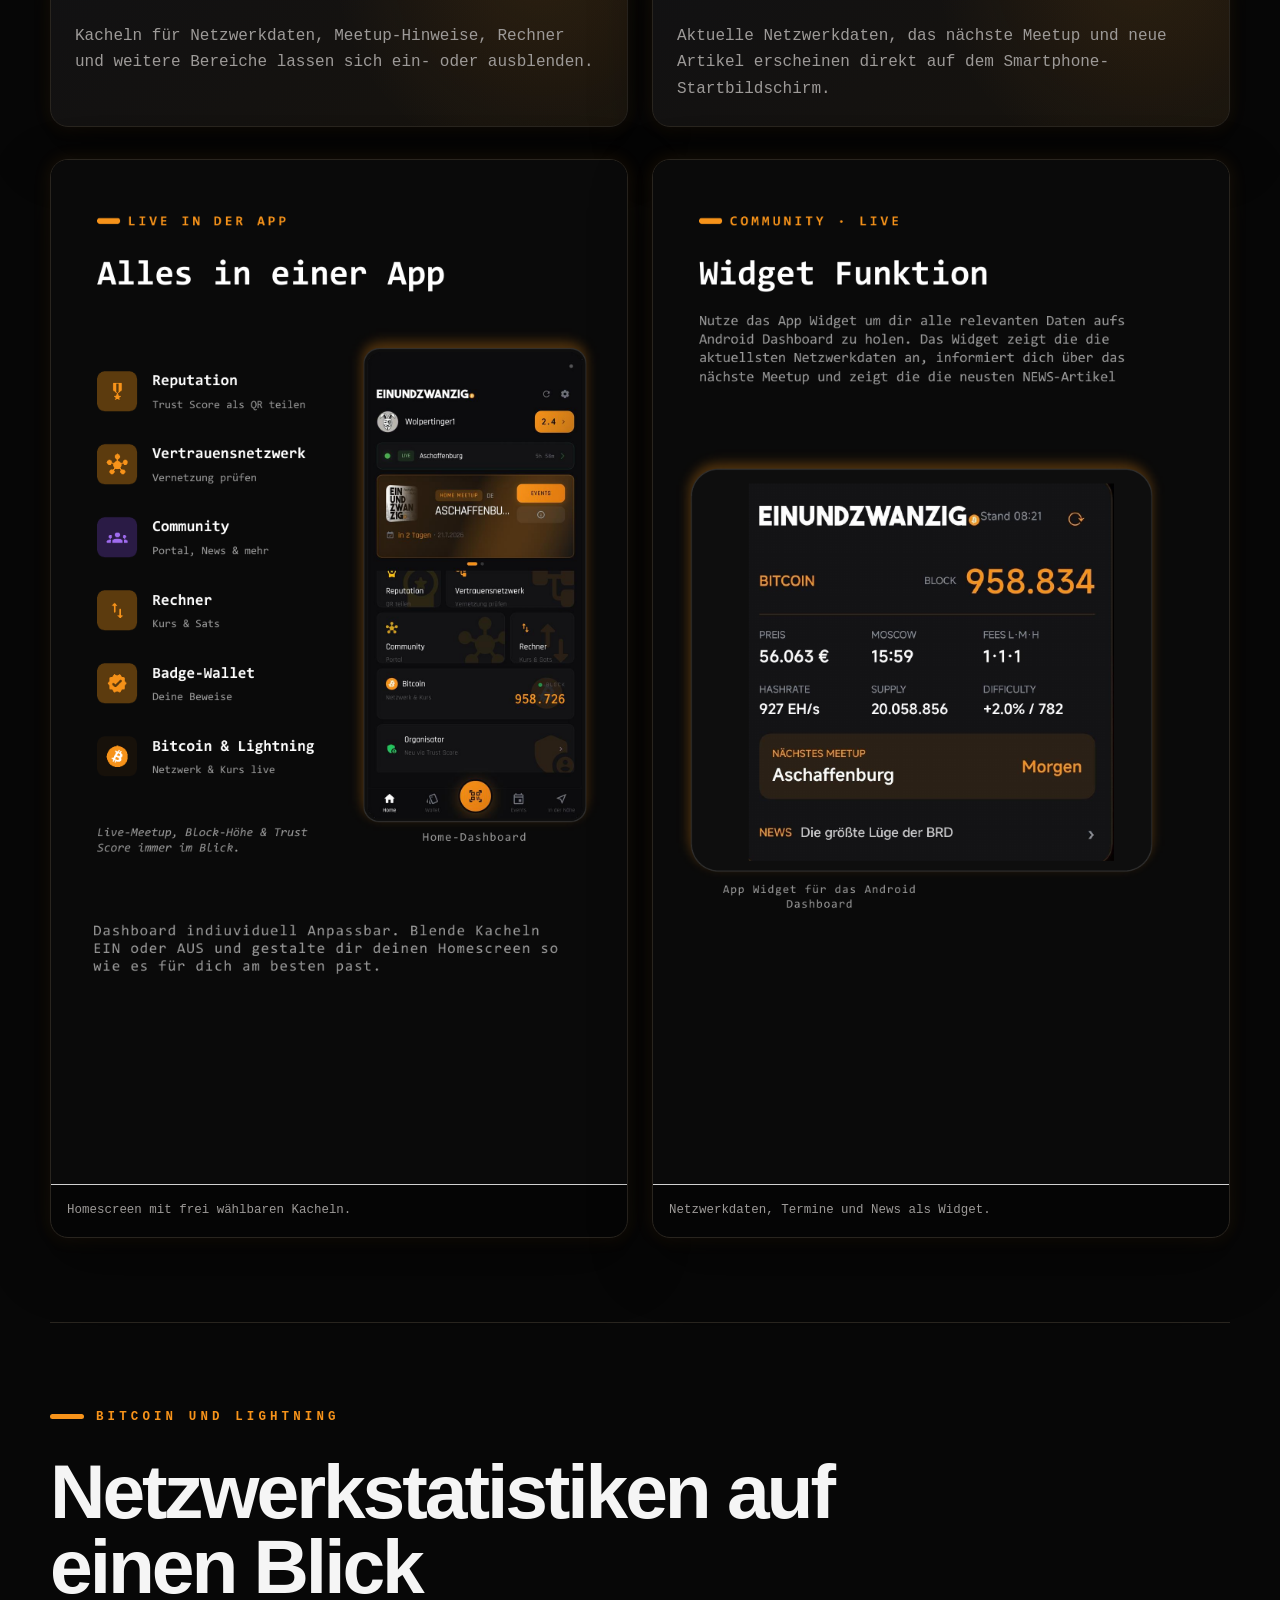
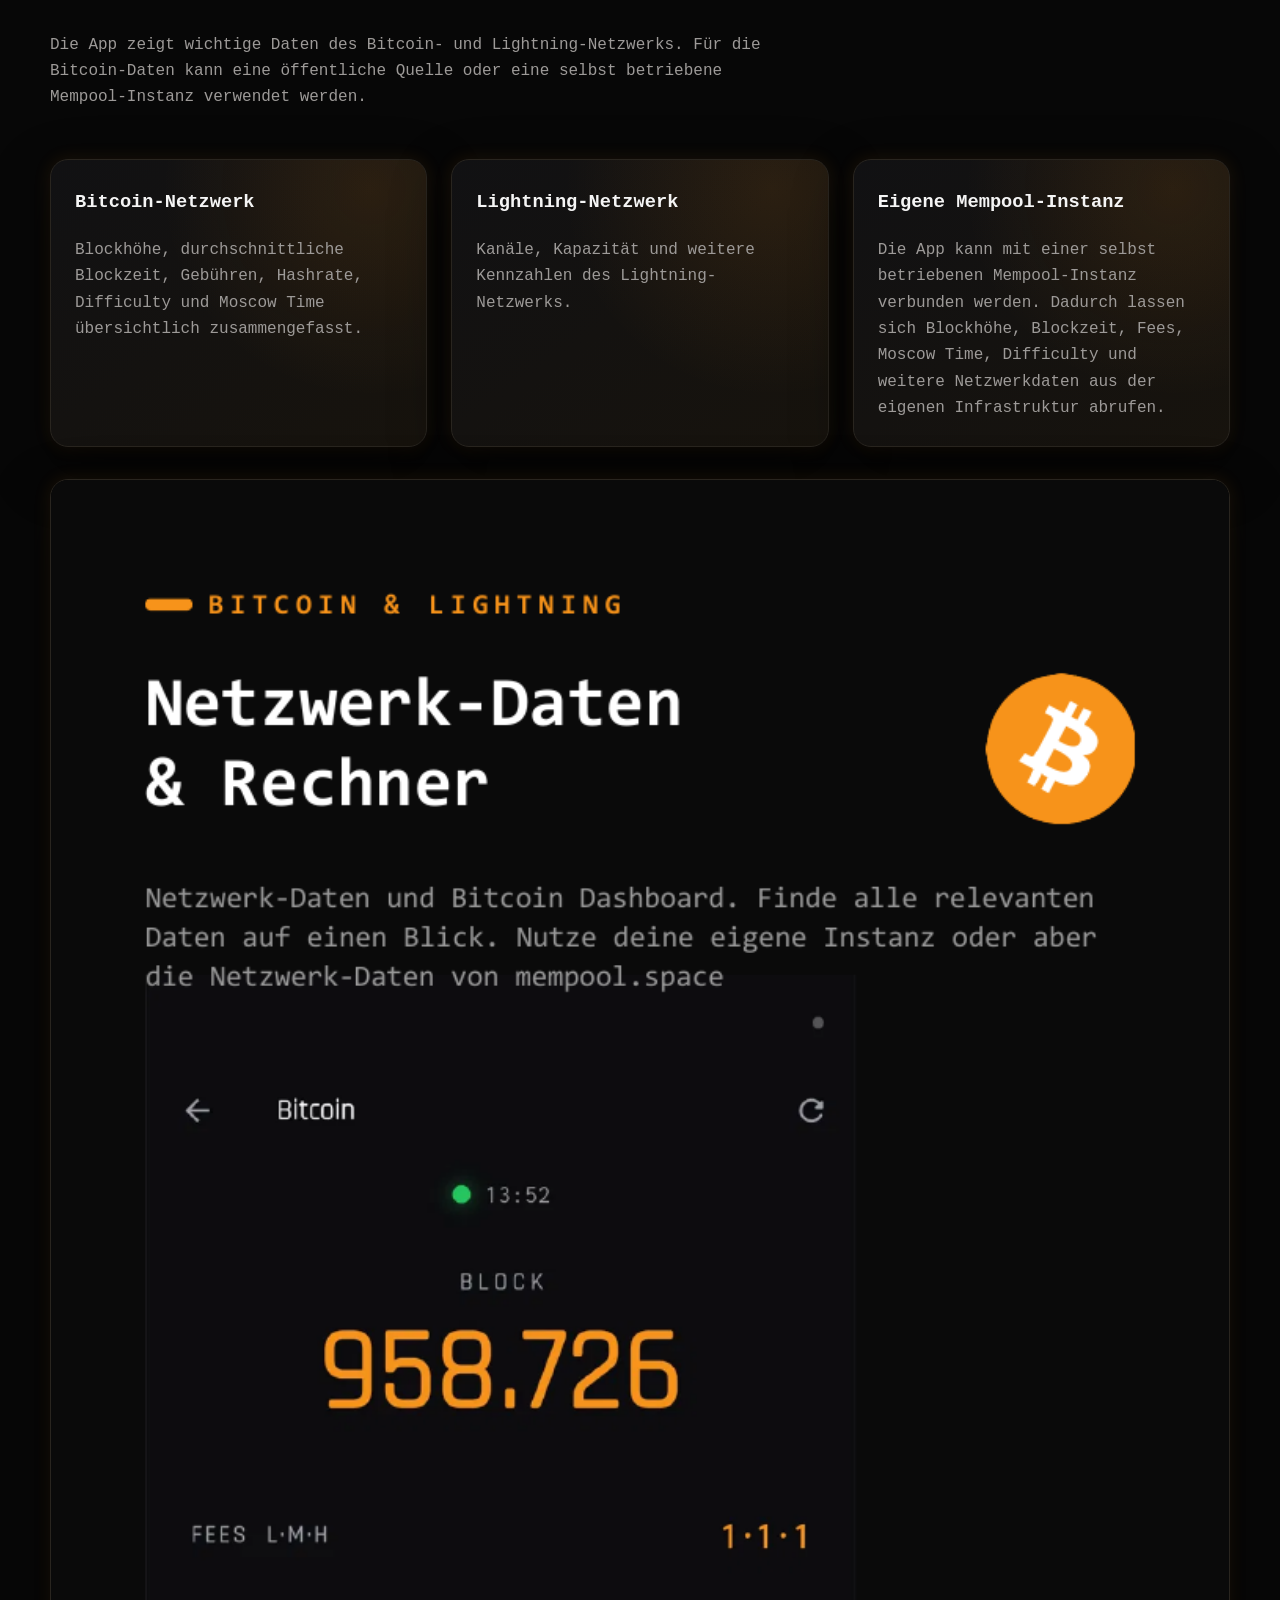
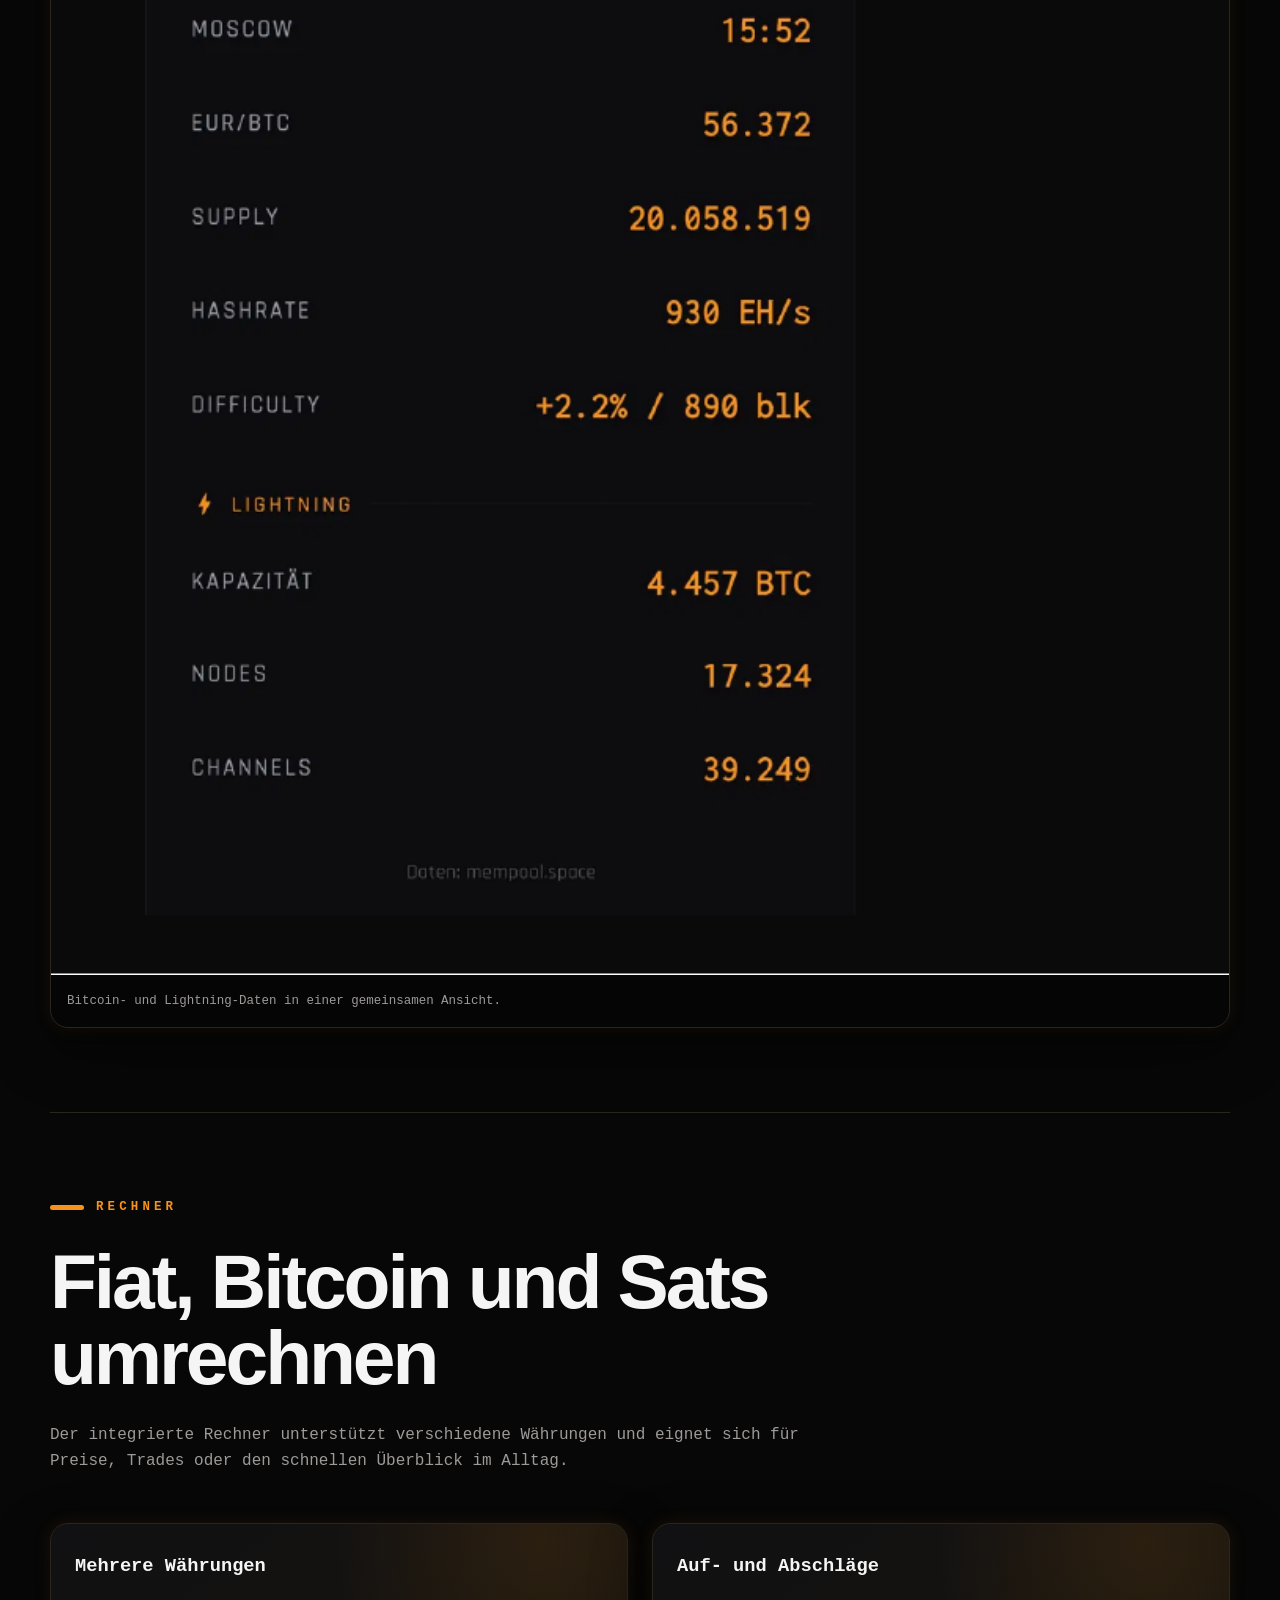
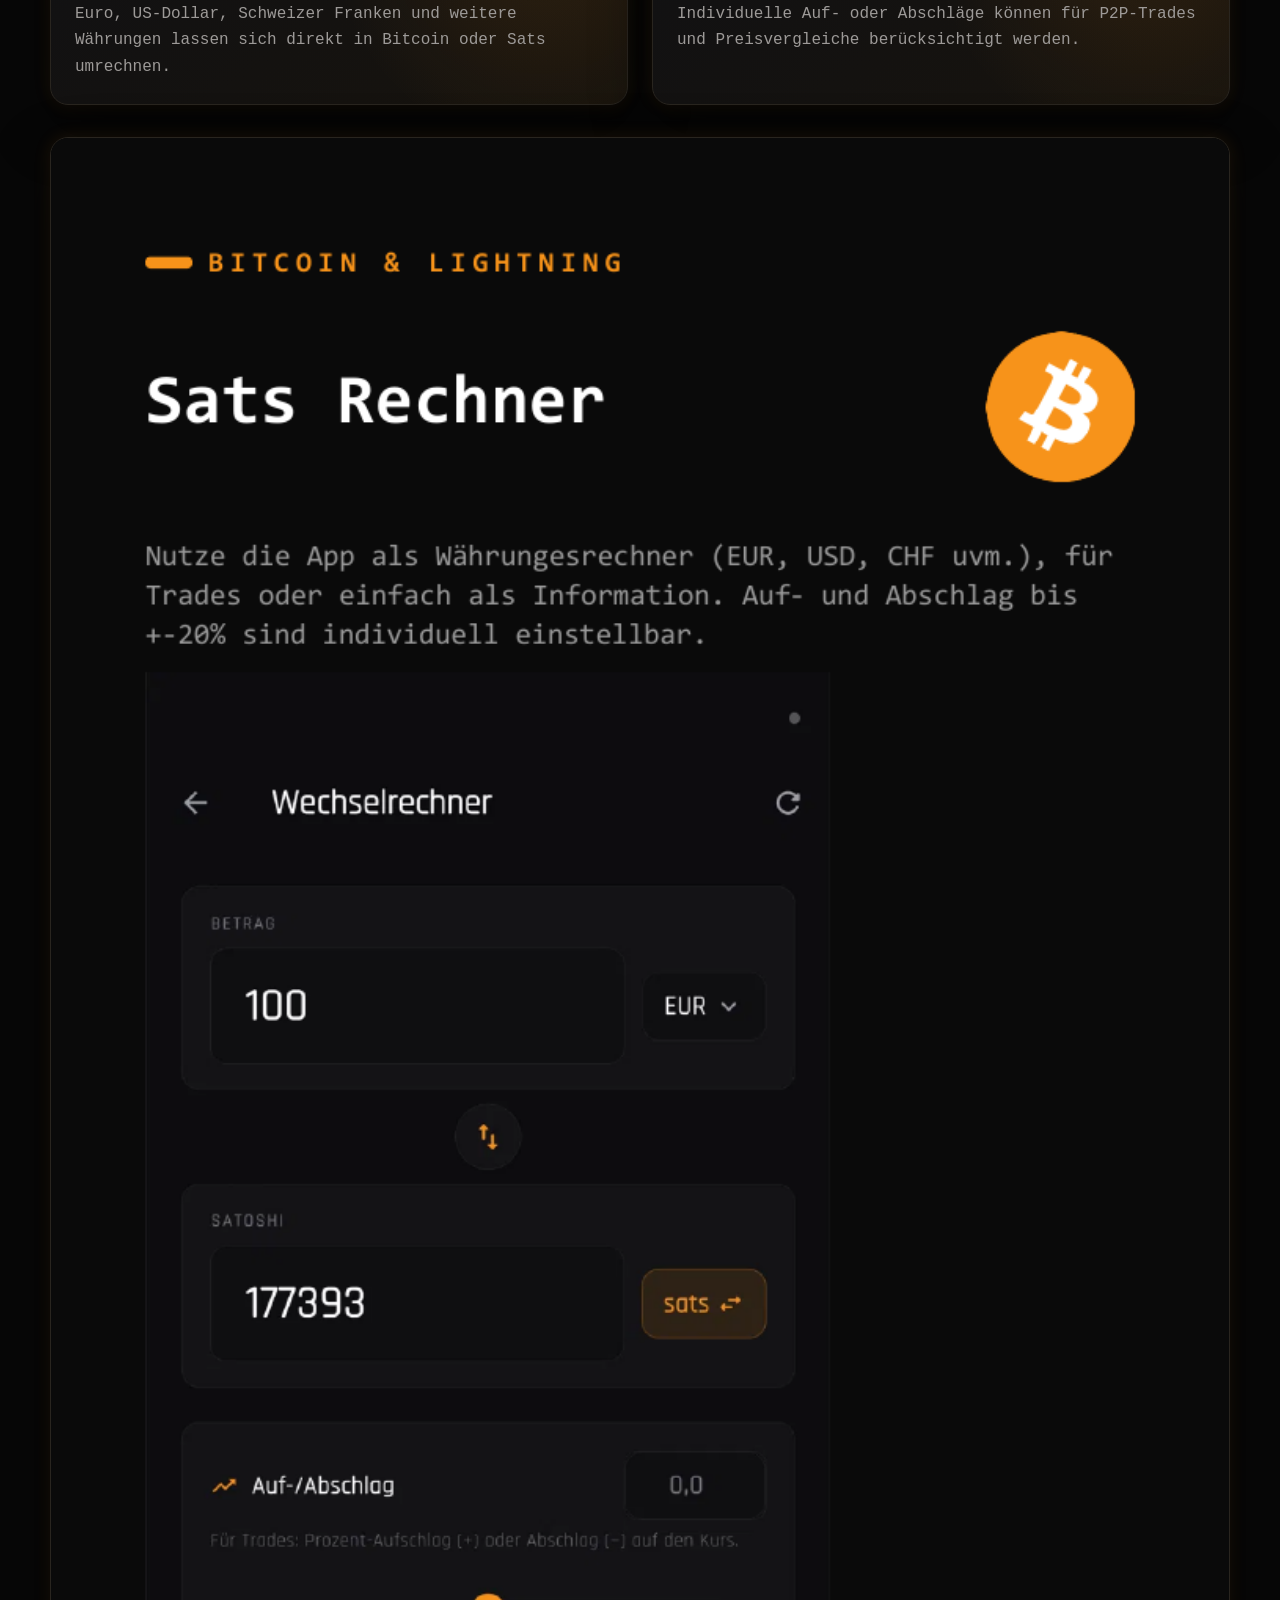
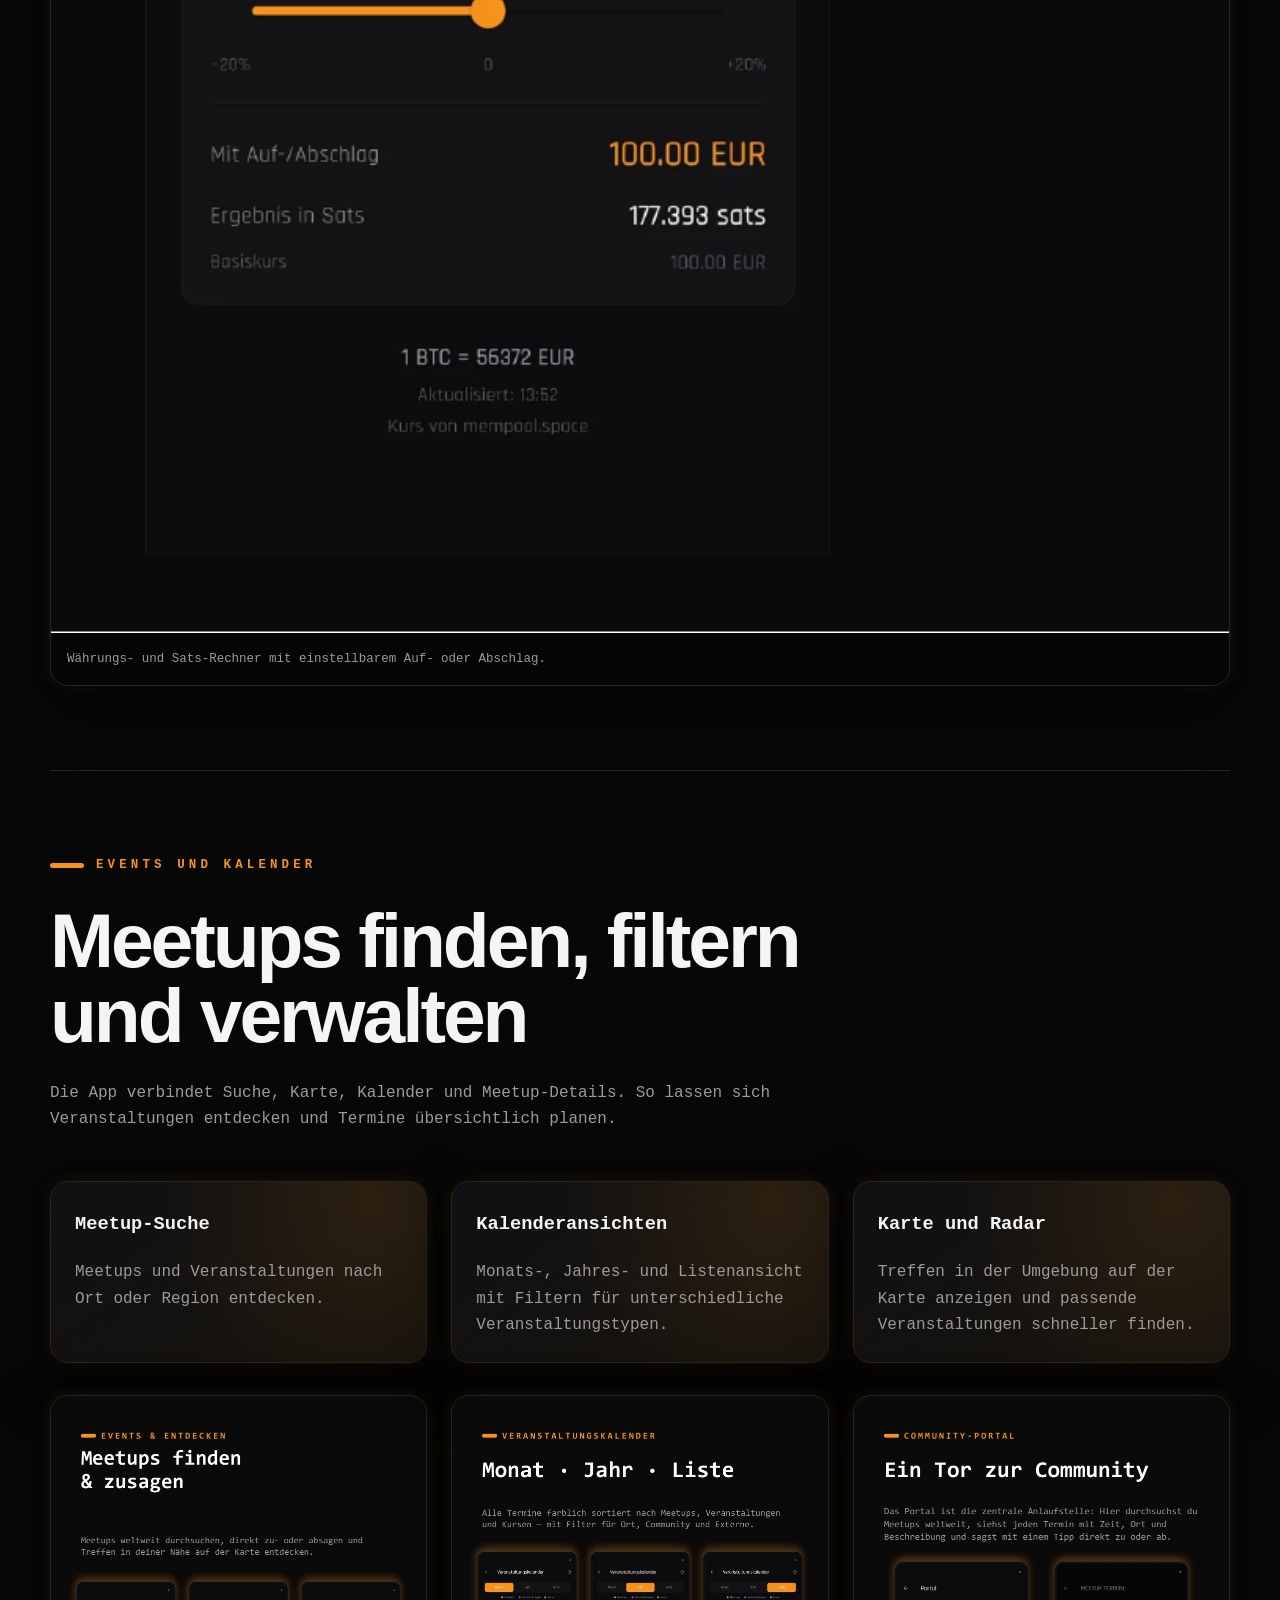
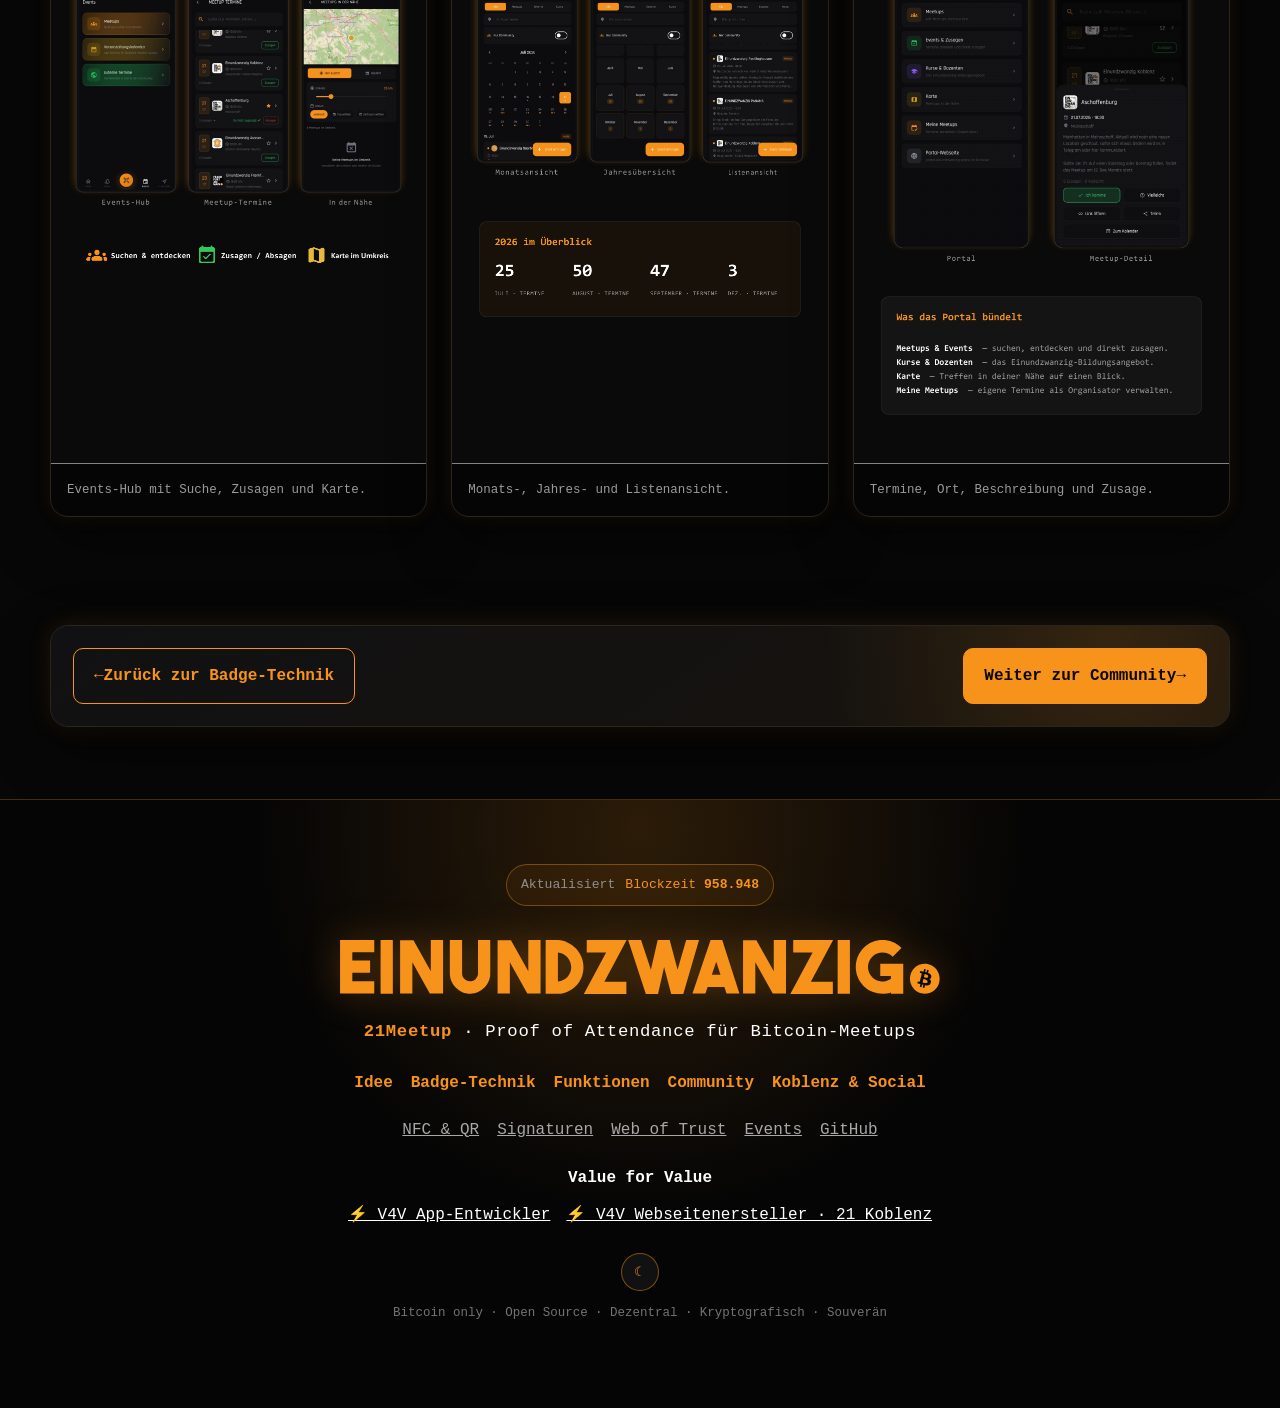
<file: funktionen.html>
<!DOCTYPE html>

<html data-theme="dark" lang="de">
<head>
<meta charset="utf-8"/>
<meta content="width=device-width, initial-scale=1" name="viewport"/>
<meta content="Widgets, Netzwerkdaten, eigene Mempool-Instanz, Bitcoin-Rechner, Musik, Artikel und weitere Funktionen der 21Meetup-App." name="description"/>
<title>21Meetup – Funktionen</title>
<link href="https://21koblenz.github.io/einundzwanzig-meetup-website/funktionen.html" rel="canonical"/><meta content="website" property="og:type"/><meta content="21Meetup" property="og:site_name"/><meta content="de_DE" property="og:locale"/><meta content="21Meetup – Funktionen" property="og:title"/><meta content="Widgets, Netzwerkdaten, eigene Mempool-Instanz, Bitcoin-Rechner, Musik, Artikel und weitere Funktionen der 21Meetup-App." property="og:description"/><meta content="https://21koblenz.github.io/einundzwanzig-meetup-website/funktionen.html" property="og:url"/><meta content="https://21koblenz.github.io/einundzwanzig-meetup-website/assets/social-preview.jpg" property="og:image"/><meta content="https://21koblenz.github.io/einundzwanzig-meetup-website/assets/social-preview.jpg" property="og:image:secure_url"/><meta content="image/jpeg" property="og:image:type"/><meta content="1200" property="og:image:width"/><meta content="630" property="og:image:height"/><meta content="21Meetup – Meetup-Teilnahme kryptografisch belegbar machen" property="og:image:alt"/><meta content="summary_large_image" name="twitter:card"/><meta content="21Meetup – Funktionen" name="twitter:title"/><meta content="Widgets, Netzwerkdaten, eigene Mempool-Instanz, Bitcoin-Rechner, Musik, Artikel und weitere Funktionen der 21Meetup-App." name="twitter:description"/><meta content="https://21koblenz.github.io/einundzwanzig-meetup-website/assets/social-preview.jpg" name="twitter:image"/><meta content="21Meetup – Meetup-Teilnahme kryptografisch belegbar machen" name="twitter:image:alt"/><link href="css/style.css" rel="stylesheet"/>
</head>
<body>
<div data-include="components/nav.html"></div>
<main class="page-shell">
<!-- ========================================================
         HERO: ALLGEMEINE APP-FUNKTIONEN
         ======================================================== -->
<section class="hero">
<div>
<div class="eyebrow">App-Funktionen</div>
<h1>Dein <span>Bitcoin-Dashboard</span></h1>
<p class="lead">Neben dem Badge-System bündelt 21Meetup Netzwerkdaten, Rechner, Kalender, Meetup-Suche und ein Android-Widget in einer App.</p>
</div>
<figure class="screen-card">
<img alt="Individuell anpassbares 21Meetup Dashboard" src="pdf-pages/page-04.png"/>
<figcaption>Das Dashboard lässt sich mit verschiedenen Kacheln anpassen.</figcaption>
</figure>
</section>
<!-- ========================================================
         DASHBOARD UND WIDGET
         ======================================================== -->
<section class="section" id="dashboard">
<div class="section-head">
<div class="eyebrow">Dashboard und Widget</div>
<h2>Wichtige Daten direkt im Blick</h2>
<p>Die Startseite der App kann an die eigenen Bedürfnisse angepasst werden. Das Android-Widget bringt zentrale Informationen zusätzlich auf den Homescreen.</p>
</div>
<div class="grid-2">
<article class="feature-card">
<h3>Modulares Dashboard</h3>
<p>Kacheln für Netzwerkdaten, Meetup-Hinweise, Rechner und weitere Bereiche lassen sich ein- oder ausblenden.</p>
</article>
<article class="feature-card">
<h3>Android-Widget</h3>
<p>Aktuelle Netzwerkdaten, das nächste Meetup und neue Artikel erscheinen direkt auf dem Smartphone-Startbildschirm.</p>
</article>
</div>
<div class="grid-2">
<figure class="screen-card">
<img alt="21Meetup Home-Dashboard" src="pdf-pages/page-04.png"/>
<figcaption>Homescreen mit frei wählbaren Kacheln.</figcaption>
</figure>
<figure class="screen-card">
<img alt="21Meetup Android Widget" src="pdf-pages/page-22.png"/>
<figcaption>Netzwerkdaten, Termine und News als Widget.</figcaption>
</figure>
</div>
</section>
<!-- ========================================================
         BITCOIN UND LIGHTNING
         ======================================================== -->
<section class="section" id="netzwerk">
<div class="section-head">
<div class="eyebrow">Bitcoin und Lightning</div>
<h2>Netzwerkstatistiken auf einen Blick</h2>
<p>Die App zeigt wichtige Daten des Bitcoin- und Lightning-Netzwerks. Für die Bitcoin-Daten kann eine öffentliche Quelle oder eine selbst betriebene Mempool-Instanz verwendet werden.</p>
</div>
<div class="grid-3">
<article class="feature-card">
<h3>Bitcoin-Netzwerk</h3>
<p>Blockhöhe, durchschnittliche Blockzeit, Gebühren, Hashrate, Difficulty und Moscow Time übersichtlich zusammengefasst.</p>
</article>
<article class="feature-card">
<h3>Lightning-Netzwerk</h3>
<p>Kanäle, Kapazität und weitere Kennzahlen des Lightning-Netzwerks.</p>
</article>
<article class="feature-card">
<h3>Eigene Mempool-Instanz</h3>
<p>Die App kann mit einer selbst betriebenen Mempool-Instanz verbunden werden. Dadurch lassen sich Blockhöhe, Blockzeit, Fees, Moscow Time, Difficulty und weitere Netzwerkdaten aus der eigenen Infrastruktur abrufen.</p>
</article>
</div>
<figure class="screen-card">
<img alt="Bitcoin und Lightning Netzwerkdaten" src="pdf-pages/page-18.png"/>
<figcaption>Bitcoin- und Lightning-Daten in einer gemeinsamen Ansicht.</figcaption>
</figure>
</section>
<!-- ========================================================
         SATS- UND WÄHRUNGSRECHNER
         ======================================================== -->
<section class="section" id="rechner">
<div class="section-head">
<div class="eyebrow">Rechner</div>
<h2>Fiat, Bitcoin und Sats umrechnen</h2>
<p>Der integrierte Rechner unterstützt verschiedene Währungen und eignet sich für Preise, Trades oder den schnellen Überblick im Alltag.</p>
</div>
<div class="grid-2">
<article class="feature-card">
<h3>Mehrere Währungen</h3>
<p>Euro, US-Dollar, Schweizer Franken und weitere Währungen lassen sich direkt in Bitcoin oder Sats umrechnen.</p>
</article>
<article class="feature-card">
<h3>Auf- und Abschläge</h3>
<p>Individuelle Auf- oder Abschläge können für P2P-Trades und Preisvergleiche berücksichtigt werden.</p>
</article>
</div>
<figure class="screen-card">
<img alt="Sats Rechner der 21Meetup App" src="pdf-pages/page-19.png"/>
<figcaption>Währungs- und Sats-Rechner mit einstellbarem Auf- oder Abschlag.</figcaption>
</figure>
</section>
<!-- ========================================================
         EVENTS, KALENDER UND RADAR
         ======================================================== -->
<section class="section" id="events">
<div class="section-head">
<div class="eyebrow">Events und Kalender</div>
<h2>Meetups finden, filtern und verwalten</h2>
<p>Die App verbindet Suche, Karte, Kalender und Meetup-Details. So lassen sich Veranstaltungen entdecken und Termine übersichtlich planen.</p>
</div>
<div class="grid-3">
<article class="feature-card">
<h3>Meetup-Suche</h3>
<p>Meetups und Veranstaltungen nach Ort oder Region entdecken.</p>
</article>
<article class="feature-card">
<h3>Kalenderansichten</h3>
<p>Monats-, Jahres- und Listenansicht mit Filtern für unterschiedliche Veranstaltungstypen.</p>
</article>
<article class="feature-card">
<h3>Karte und Radar</h3>
<p>Treffen in der Umgebung auf der Karte anzeigen und passende Veranstaltungen schneller finden.</p>
</article>
</div>
<div class="grid-3">
<figure class="screen-card">
<img alt="Meetups finden und zusagen" src="pdf-pages/page-15.png"/>
<figcaption>Events-Hub mit Suche, Zusagen und Karte.</figcaption>
</figure>
<figure class="screen-card">
<img alt="Veranstaltungskalender" src="pdf-pages/page-16.png"/>
<figcaption>Monats-, Jahres- und Listenansicht.</figcaption>
</figure>
<figure class="screen-card">
<img alt="Meetup-Detail im Community-Portal" src="pdf-pages/page-17.png"/>
<figcaption>Termine, Ort, Beschreibung und Zusage.</figcaption>
</figure>
</div>
</section>
<!-- ========================================================
         SEITENNAVIGATION
         ======================================================== -->
<nav aria-label="Seitennavigation" class="page-progress">
<a class="btn btn-secondary" href="technik.html"><span aria-hidden="true">←</span> Zurück zur Badge-Technik</a>
<a class="btn btn-primary page-progress-next" href="community.html">Weiter zur Community <span aria-hidden="true">→</span></a>
</nav>
</main>
<div data-include="components/footer.html"></div>
<script src="js/config.js"></script>
<script src="js/theme.js"></script>
<script src="js/include.js"></script>
<script src="js/navigation.js"></script>
<script src="js/footer.js"></script>
<script src="js/hover.js"></script>
<script src="js/scroll-top.js"></script>
</body>
</html>
</file>
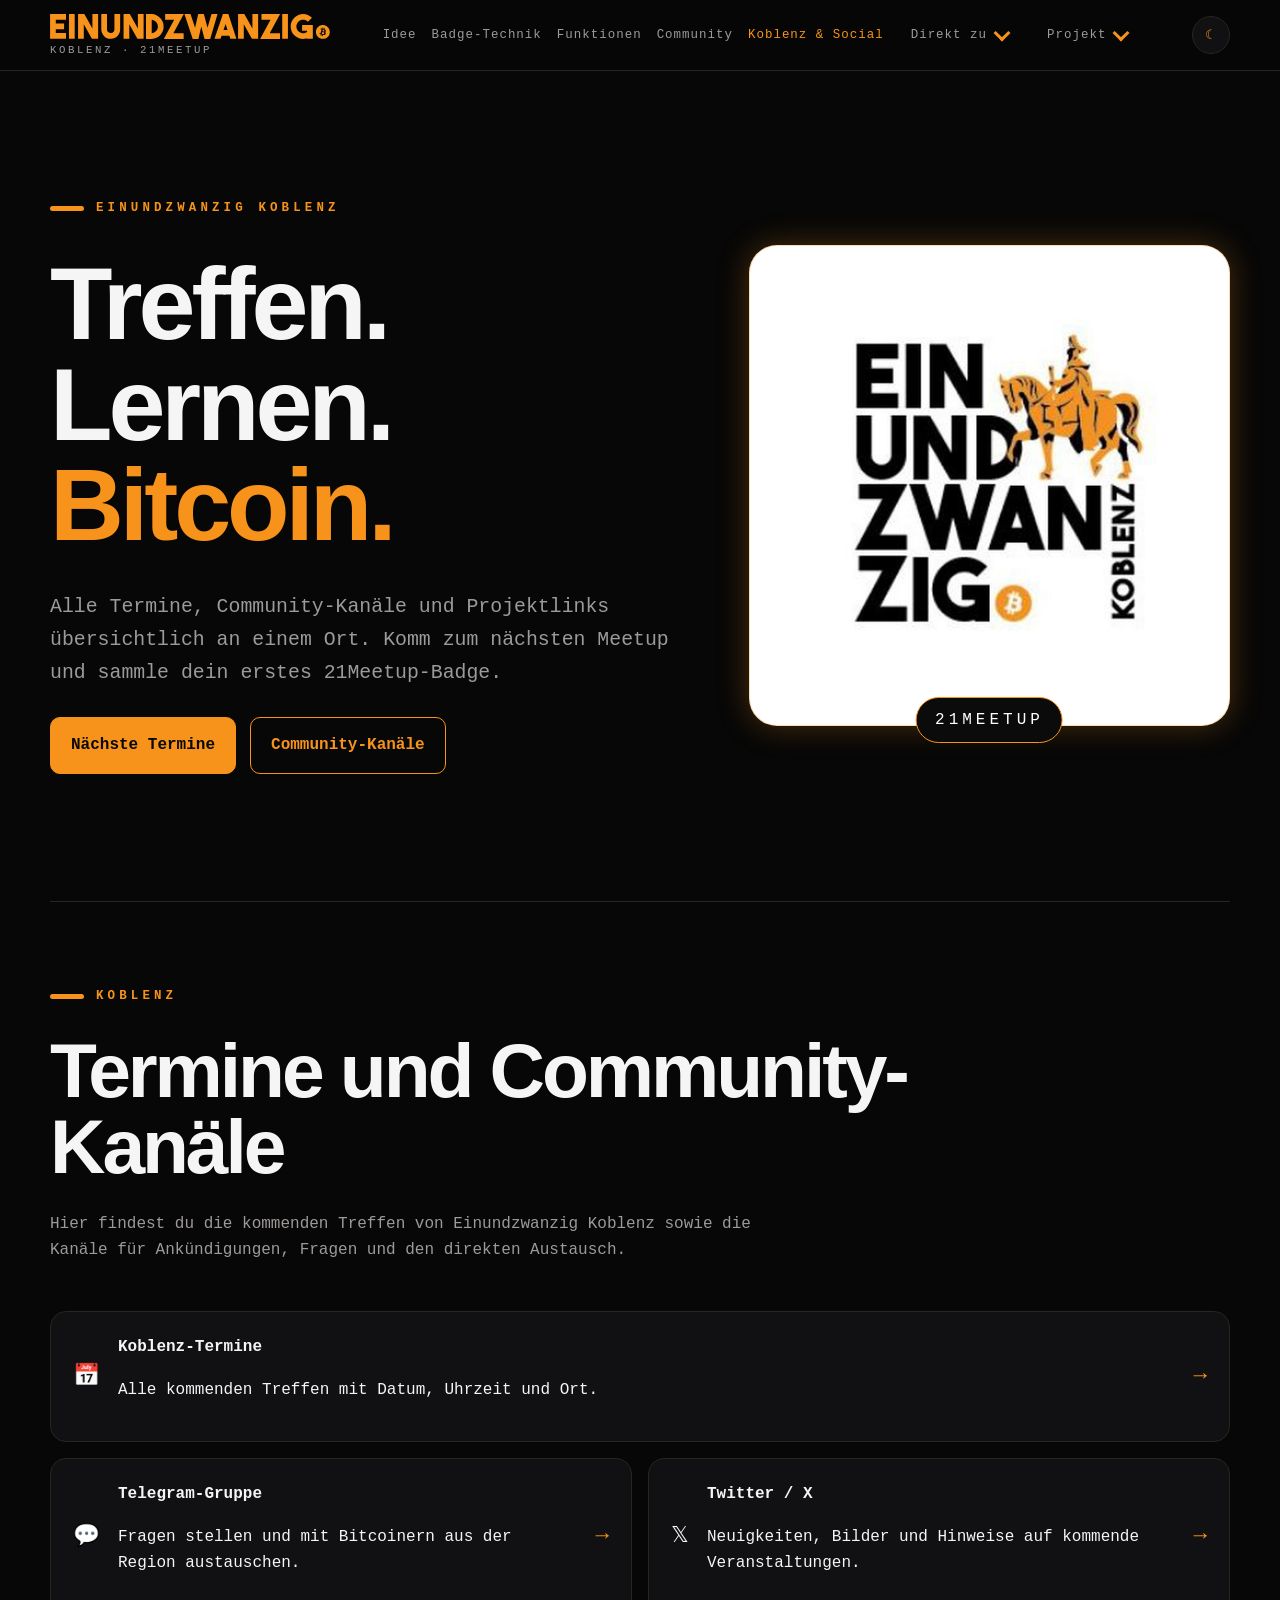
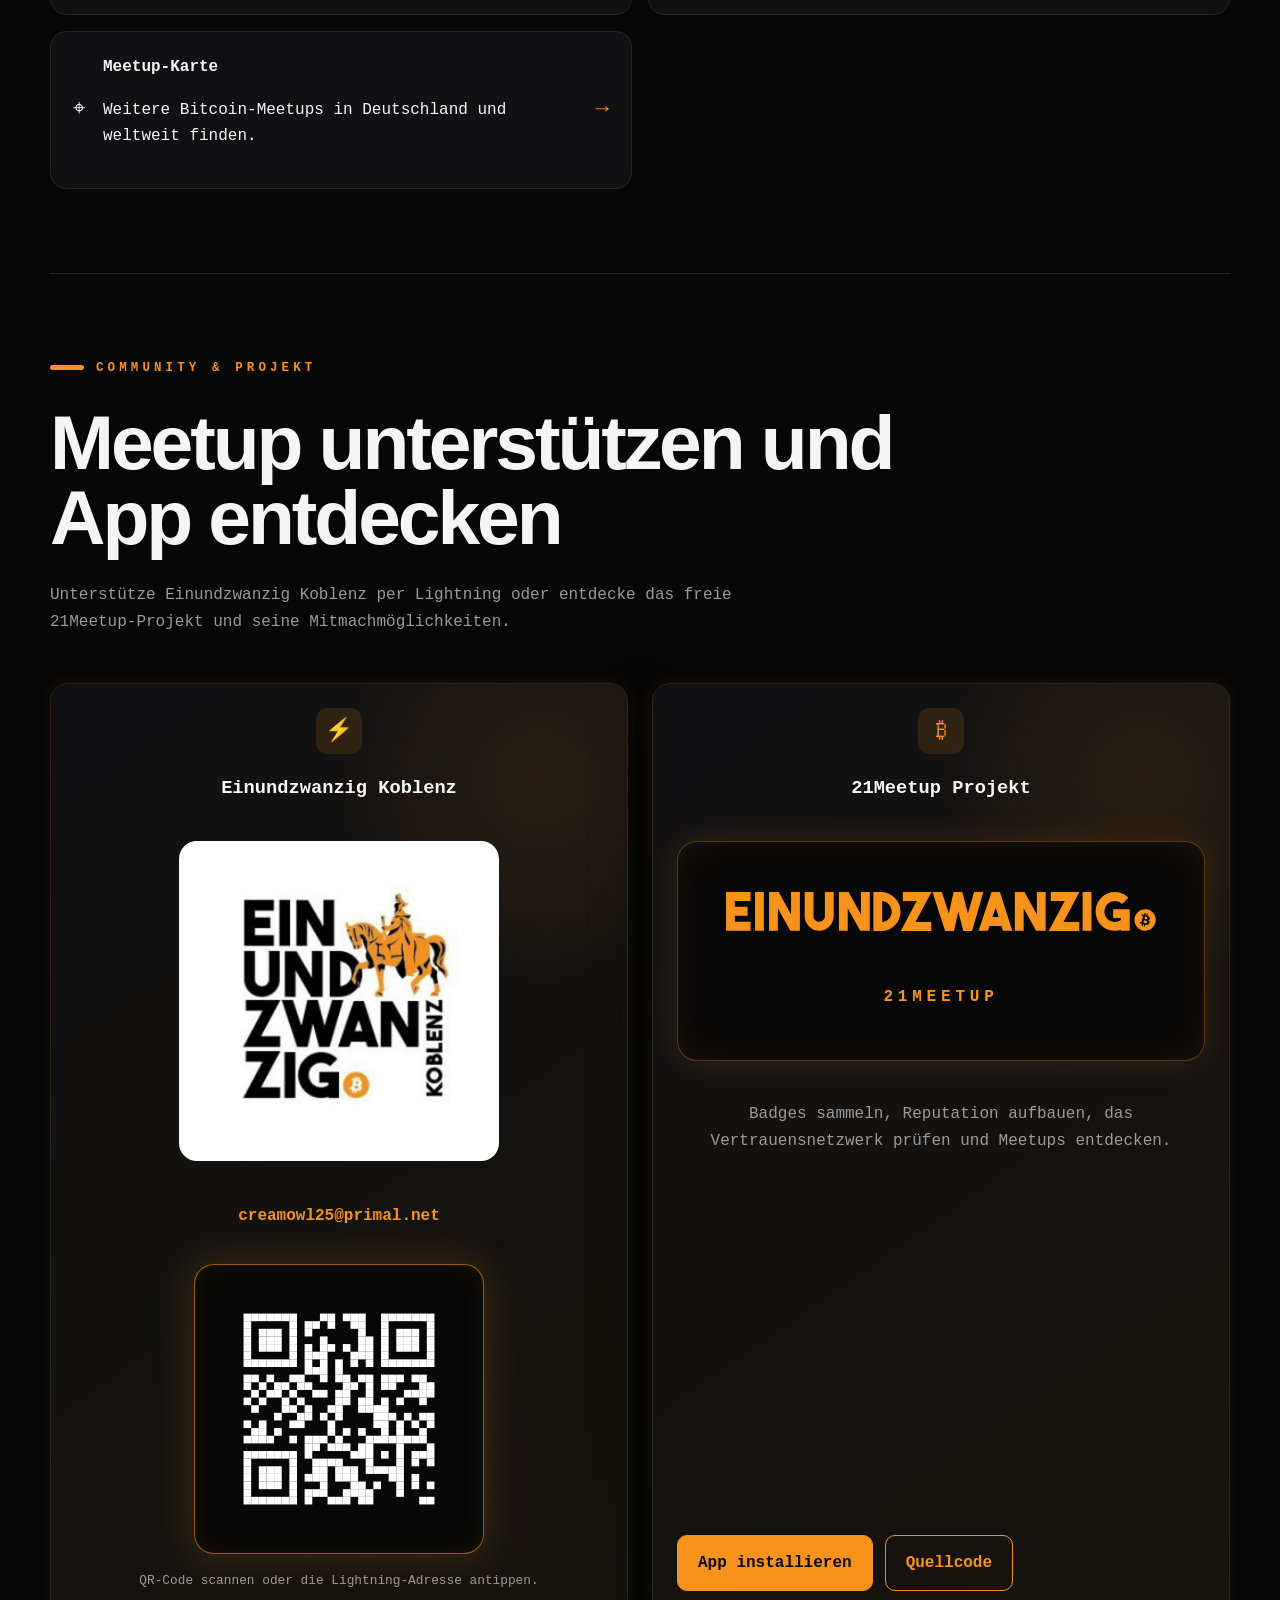
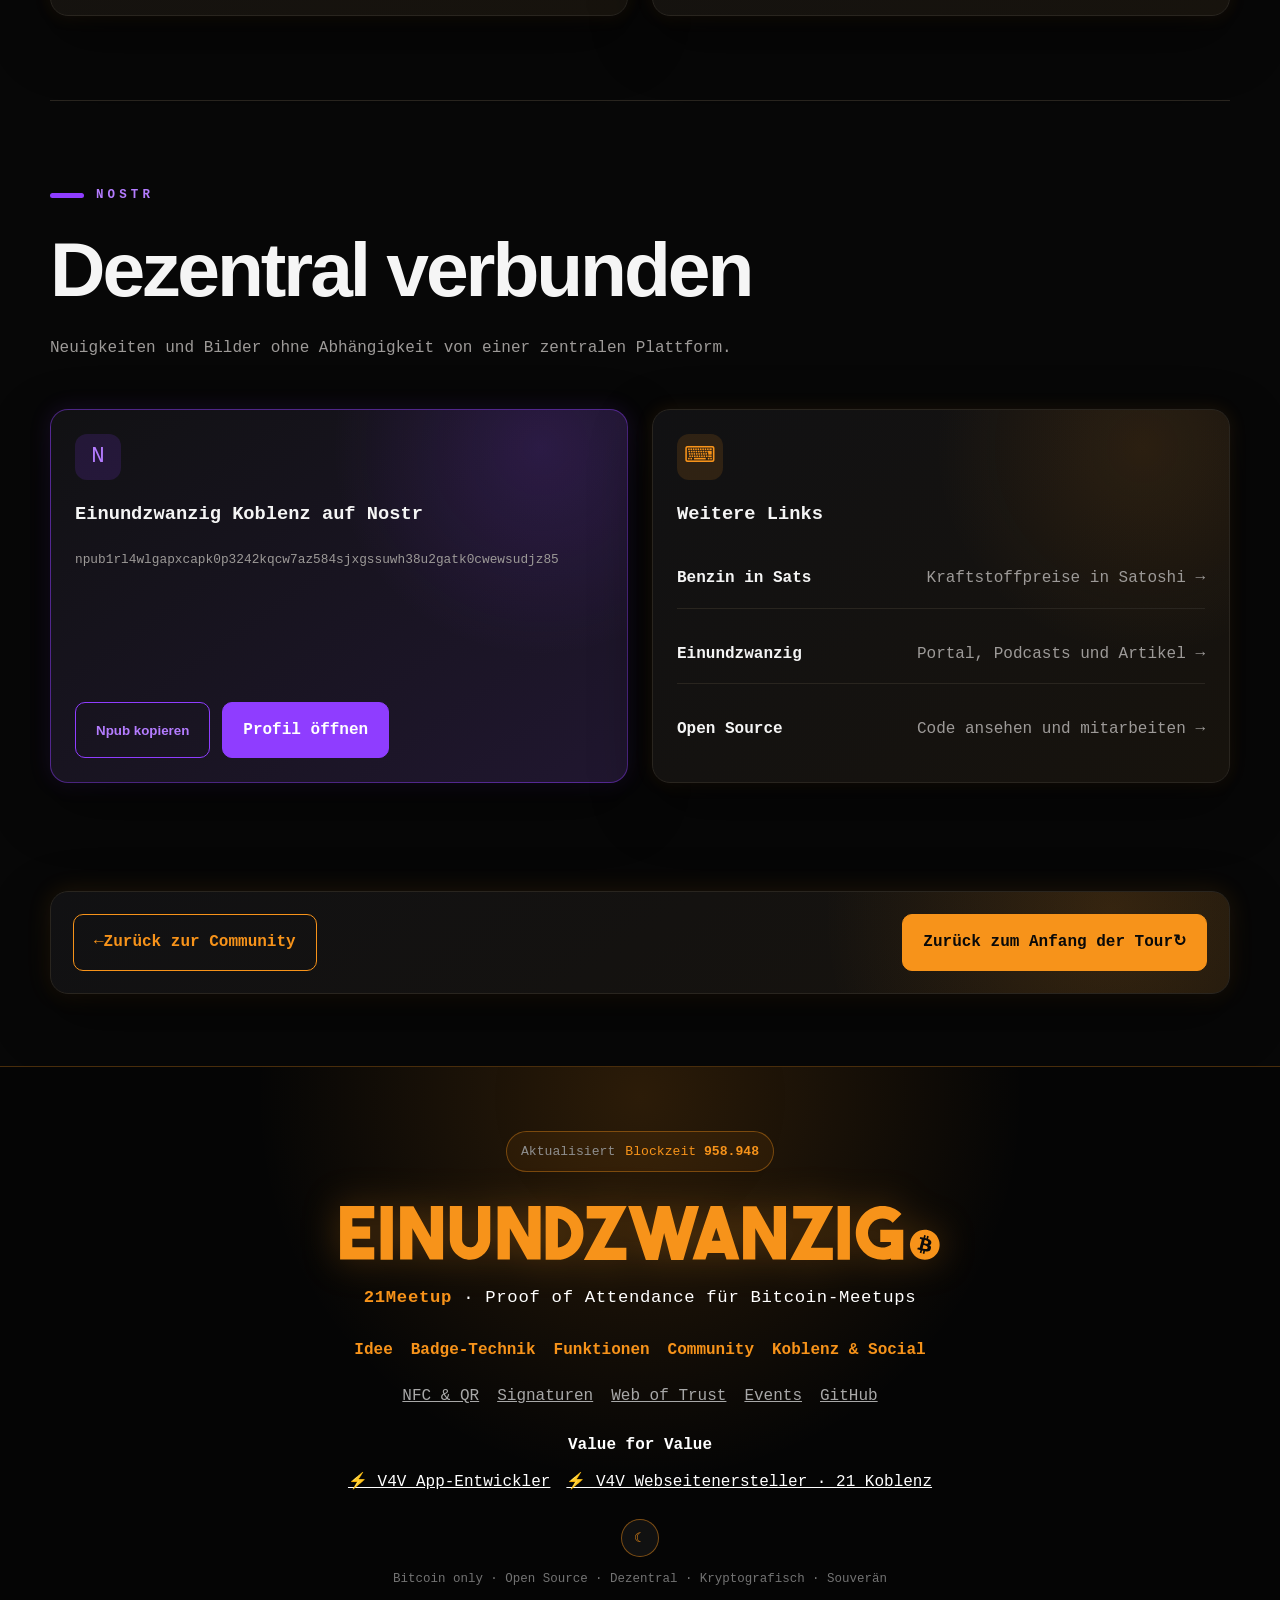
<file: social.html>
<!DOCTYPE html>

<html data-theme="dark" lang="de">
<head>
<meta charset="utf-8"/>
<meta content="width=device-width,initial-scale=1" name="viewport"/>
<title>21Meetup – Meetup und Austausch</title>
<link href="https://21koblenz.github.io/einundzwanzig-meetup-website/social.html" rel="canonical"/><meta content="website" property="og:type"/><meta content="21Meetup" property="og:site_name"/><meta content="de_DE" property="og:locale"/><meta content="21Meetup – Meetup und Austausch" property="og:title"/><meta content="Meetup-Termine und die Kanäle von Einundzwanzig Koblenz und dem Open-Source-Projekt 21Meetup." property="og:description"/><meta content="https://21koblenz.github.io/einundzwanzig-meetup-website/social.html" property="og:url"/><meta content="https://21koblenz.github.io/einundzwanzig-meetup-website/assets/social-preview.jpg" property="og:image"/><meta content="https://21koblenz.github.io/einundzwanzig-meetup-website/assets/social-preview.jpg" property="og:image:secure_url"/><meta content="image/jpeg" property="og:image:type"/><meta content="1200" property="og:image:width"/><meta content="630" property="og:image:height"/><meta content="21Meetup – Meetup-Teilnahme kryptografisch belegbar machen" property="og:image:alt"/><meta content="summary_large_image" name="twitter:card"/><meta content="21Meetup – Meetup und Austausch" name="twitter:title"/><meta content="Meetup-Termine und die Kanäle von Einundzwanzig Koblenz und dem Open-Source-Projekt 21Meetup." name="twitter:description"/><meta content="https://21koblenz.github.io/einundzwanzig-meetup-website/assets/social-preview.jpg" name="twitter:image"/><meta content="21Meetup – Meetup-Teilnahme kryptografisch belegbar machen" name="twitter:image:alt"/><link href="css/style.css" rel="stylesheet"/>
<meta content="Meetup-Termine und die Kanäle von Einundzwanzig Koblenz und dem Open-Source-Projekt 21Meetup." name="description"/></head>
<body>
<!-- ==================== GEMEINSAME NAVIGATION ==================== -->
<div data-include="components/nav.html">
</div>
<main class="page-shell">
<!-- ==================== EINUNDZWANZIG KOBLENZ ==================== -->
<section class="hero social-hero">
<div>
<div class="eyebrow">
      Einundzwanzig Koblenz
     </div>
<h1>
      Treffen. Lernen.
      <span>
       Bitcoin.
      </span>
</h1>
<p class="lead">
      Alle Termine, Community-Kanäle und Projektlinks übersichtlich an einem Ort. Komm zum nächsten Meetup und sammle dein erstes 21Meetup-Badge.
     </p>
<div class="hero-actions">
<a class="btn btn-primary" href="https://portal.einundzwanzig.space/de/meetup/einundzwanzig-koblenz" rel="noopener" target="_blank">
       Nächste Termine
      </a>
<a class="btn btn-secondary" href="#kanaele">
       Community-Kanäle
      </a>
</div>
</div>
<div class="hero-logo koblenz-logo">
<img alt="Einundzwanzig Koblenz Logo" src="assets/einundzwanzig-koblenz.png"/>
</div>
</section>
<!-- ==================== KOBLENZ ==================== -->
<section class="section" id="kanaele">
<div class="section-head">
<div class="eyebrow">
      Koblenz
     </div>
<h2>
      Termine und Community-Kanäle
     </h2>
<p>
      Hier findest du die kommenden Treffen von Einundzwanzig Koblenz sowie die Kanäle für Ankündigungen, Fragen und den direkten Austausch.
     </p>
</div>
<div class="social-grid">
<a class="social-link social-featured" href="https://portal.einundzwanzig.space/de/meetup/einundzwanzig-koblenz" rel="noopener" target="_blank">
<span class="social-icon">
       📅
      </span>
<div>
<strong>
        Koblenz-Termine
       </strong>
<p>
        Alle kommenden Treffen mit Datum, Uhrzeit und Ort.
       </p>
</div>
<span class="social-arrow">
       →
      </span>
</a>
<a class="social-link" href="https://t.me/Einundzwanzig_Ko" rel="noopener" target="_blank">
<span class="social-icon">
       💬
      </span>
<div>
<strong>
        Telegram-Gruppe
       </strong>
<p>
        Fragen stellen und mit Bitcoinern aus der Region austauschen.
       </p>
</div>
<span class="social-arrow">
       →
      </span>
</a>
<a class="social-link" href="https://x.com/EinundzwanzigKo" rel="noopener" target="_blank">
<span class="social-icon">
       𝕏
      </span>
<div>
<strong>
        Twitter / X
       </strong>
<p>
        Neuigkeiten, Bilder und Hinweise auf kommende Veranstaltungen.
       </p>
</div>
<span class="social-arrow">
       →
      </span>
</a>
<a class="social-link" href="https://einundzwanzig.space/meetups/" rel="noopener" target="_blank">
<span class="social-icon">
       ⌖
      </span>
<div>
<strong>
        Meetup-Karte
       </strong>
<p>
        Weitere Bitcoin-Meetups in Deutschland und weltweit finden.
       </p>
</div>
<span class="social-arrow">
       →
      </span>
</a>
</div>
</section>
<!-- ==================== COMMUNITY & PROJEKT ==================== -->
<section class="section">
<div class="section-head">
<div class="eyebrow">
      Community &amp; Projekt
     </div>
<h2>
      Meetup unterstützen und App entdecken
     </h2>
<p>
      Unterstütze Einundzwanzig Koblenz per Lightning oder entdecke das freie 21Meetup-Projekt und seine Mitmachmöglichkeiten.
     </p>
</div>
<div class="grid-2 identity-grid">
<article class="info-card identity-card">
<div class="icon">
       ⚡
      </div>
<h3>
       Einundzwanzig Koblenz
      </h3>
<img alt="Einundzwanzig Koblenz Logo" class="identity-image koblenz-card-logo" src="assets/einundzwanzig-koblenz.png"/>
<a class="lightning-address" href="lightning:creamowl25@primal.net">
       creamowl25@primal.net
      </a>
<a aria-label="Lightning Wallet öffnen" class="qr-shell" href="lightning:creamowl25@primal.net">
<img alt="Lightning QR-Code" class="theme-qr-asset" data-dark-src="assets/lightning-qr-white.svg" data-light-src="assets/lightning-qr-black.svg" src="assets/lightning-qr-white.svg"/>
</a>
<p class="qr-note">
       QR-Code scannen oder die Lightning-Adresse antippen.
      </p>
</article>
<article class="info-card identity-card project-card">
<div class="icon">
       ₿
      </div>
<h3>
       21Meetup Projekt
      </h3>
<div class="project-banner-shell">
<img alt="Einundzwanzig – Dark Mode" class="banner-logo banner-logo-dark" src="assets/banner-dark.svg"/>
<img alt="Einundzwanzig – Light Mode" class="banner-logo banner-logo-light" src="assets/banner-light.svg"/>
<span>
        21MEETUP
       </span>
</div>
<p>
       Badges sammeln, Reputation aufbauen, das Vertrauensnetzwerk prüfen und Meetups entdecken.
      </p>
<div class="card-actions">
<a class="btn btn-primary" href="https://zapstore.dev/apps/space.einundzwanzig.meetup" rel="noopener" target="_blank">
        App installieren
       </a>
<a class="btn btn-secondary" href="https://github.com/louisthecat86/Einundzwanzig-Meetup-App" rel="noopener" target="_blank">
        Quellcode
       </a>
</div>
</article>
</div>
</section>
<!-- ==================== NOSTR ==================== -->
<section class="section">
<div class="section-head">
<div class="eyebrow eyebrow-nostr">
      Nostr
     </div>
<h2>
      Dezentral verbunden
     </h2>
<p>
      Neuigkeiten und Bilder ohne Abhängigkeit von einer zentralen Plattform.
     </p>
</div>
<div class="grid-2 social-detail-grid">
<article class="info-card nostr-card">
<div aria-hidden="true" class="icon">
       N
      </div>
<h3>
       Einundzwanzig Koblenz auf Nostr
      </h3>
<p class="npub" id="nostrKey">
       npub1rl4wlgapxcapk0p3242kqcw7az584sjxgssuwh38u2gatk0cwewsudjz85
      </p>
<div class="card-actions">
<button class="btn btn-secondary" data-copy-target="nostrKey" type="button">
        Npub kopieren
       </button>
<a class="btn btn-primary" href="https://njump.me/npub1rl4wlgapxcapk0p3242kqcw7az584sjxgssuwh38u2gatk0cwewsudjz85" rel="noopener" target="_blank">
        Profil öffnen
       </a>
</div>
</article>
<article class="info-card project-links">
<div class="icon">
       ⌨
      </div>
<h3>
       Weitere Links
      </h3>
<a class="mini-link" href="https://t.me/benzinsatoshi" rel="noopener" target="_blank">
<strong>
        Benzin in Sats
       </strong>
<span>
        Kraftstoffpreise in Satoshi →
       </span>
</a>
<a class="mini-link" href="https://einundzwanzig.space" rel="noopener" target="_blank">
<strong>
        Einundzwanzig
       </strong>
<span>
        Portal, Podcasts und Artikel →
       </span>
</a>
<a class="mini-link" href="https://github.com/louisthecat86/Einundzwanzig-Meetup-App" rel="noopener" target="_blank">
<strong>
        Open Source
       </strong>
<span>
        Code ansehen und mitarbeiten →
       </span>
</a>
</article>
</div>
</section>
<nav aria-label="Seitennavigation" class="page-progress">
<a class="btn btn-secondary" href="community.html"><span aria-hidden="true">←</span> Zurück zur Community</a>
<a class="btn btn-primary page-progress-next" href="index.html">Zurück zum Anfang der Tour <span aria-hidden="true">↻</span></a>
</nav>
</main>
<!-- ==================== GEMEINSAMER FOOTER ==================== -->
<div data-include="components/footer.html">
</div>
<script src="js/config.js">
</script>
<script src="js/theme.js">
</script>
<script src="js/include.js">
</script>
<script src="js/navigation.js">
</script>
<script src="js/footer.js">
</script>
<script src="js/hover.js">
</script>
<script src="js/scroll-top.js">
</script>
<script src="js/copy.js">
</script>
</body>
</html>
</file>
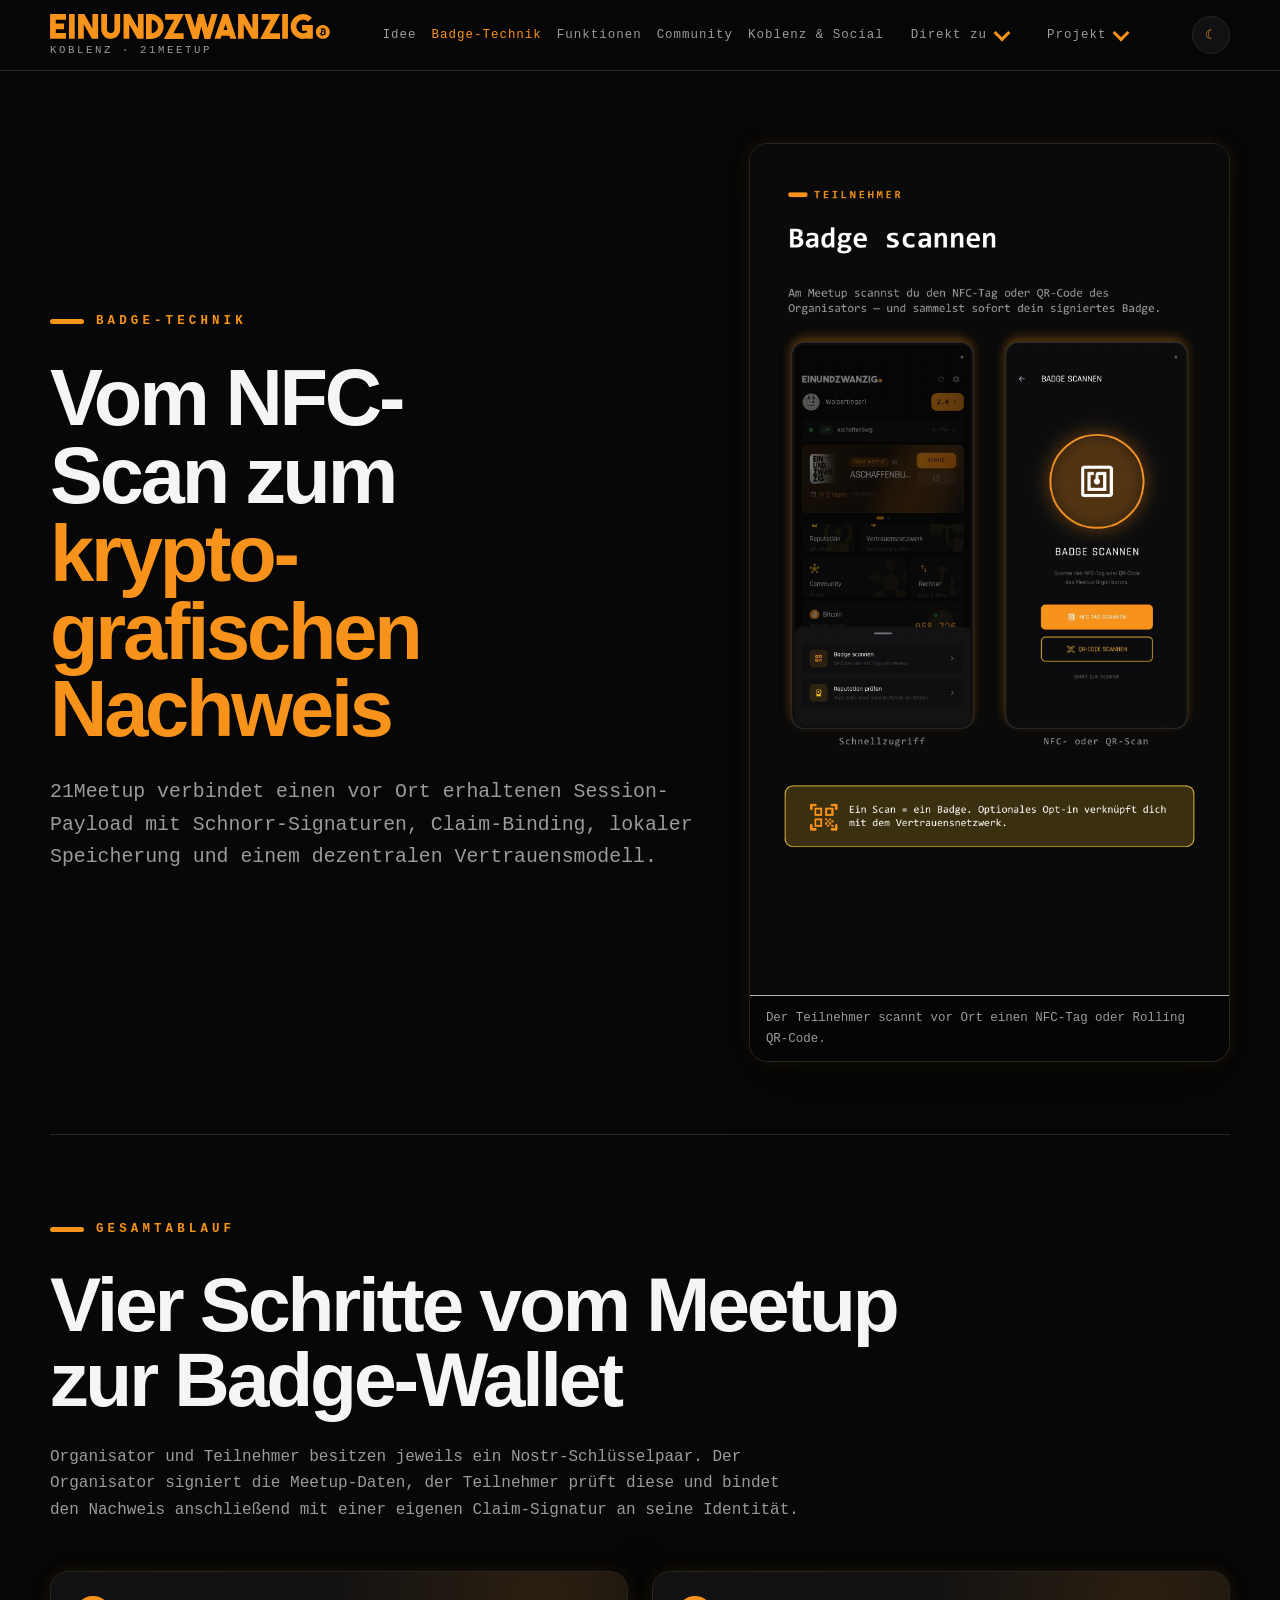
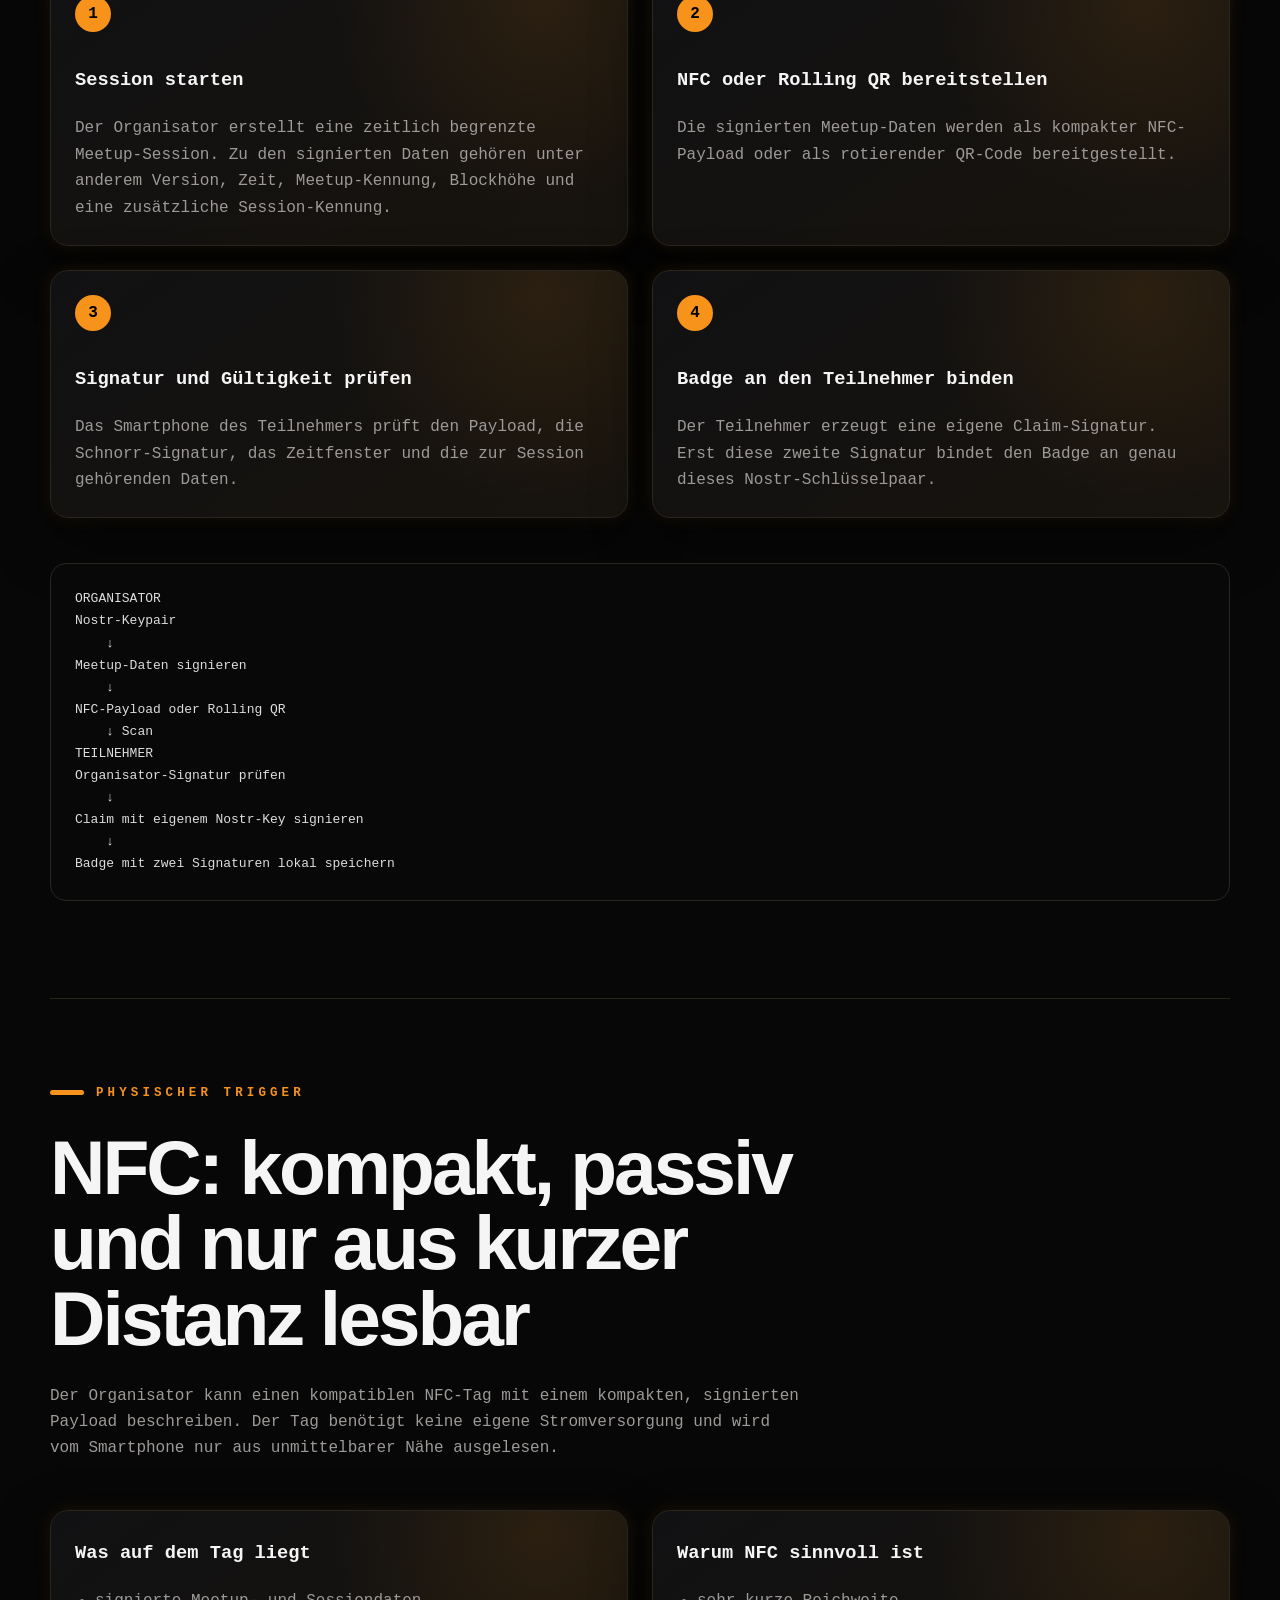
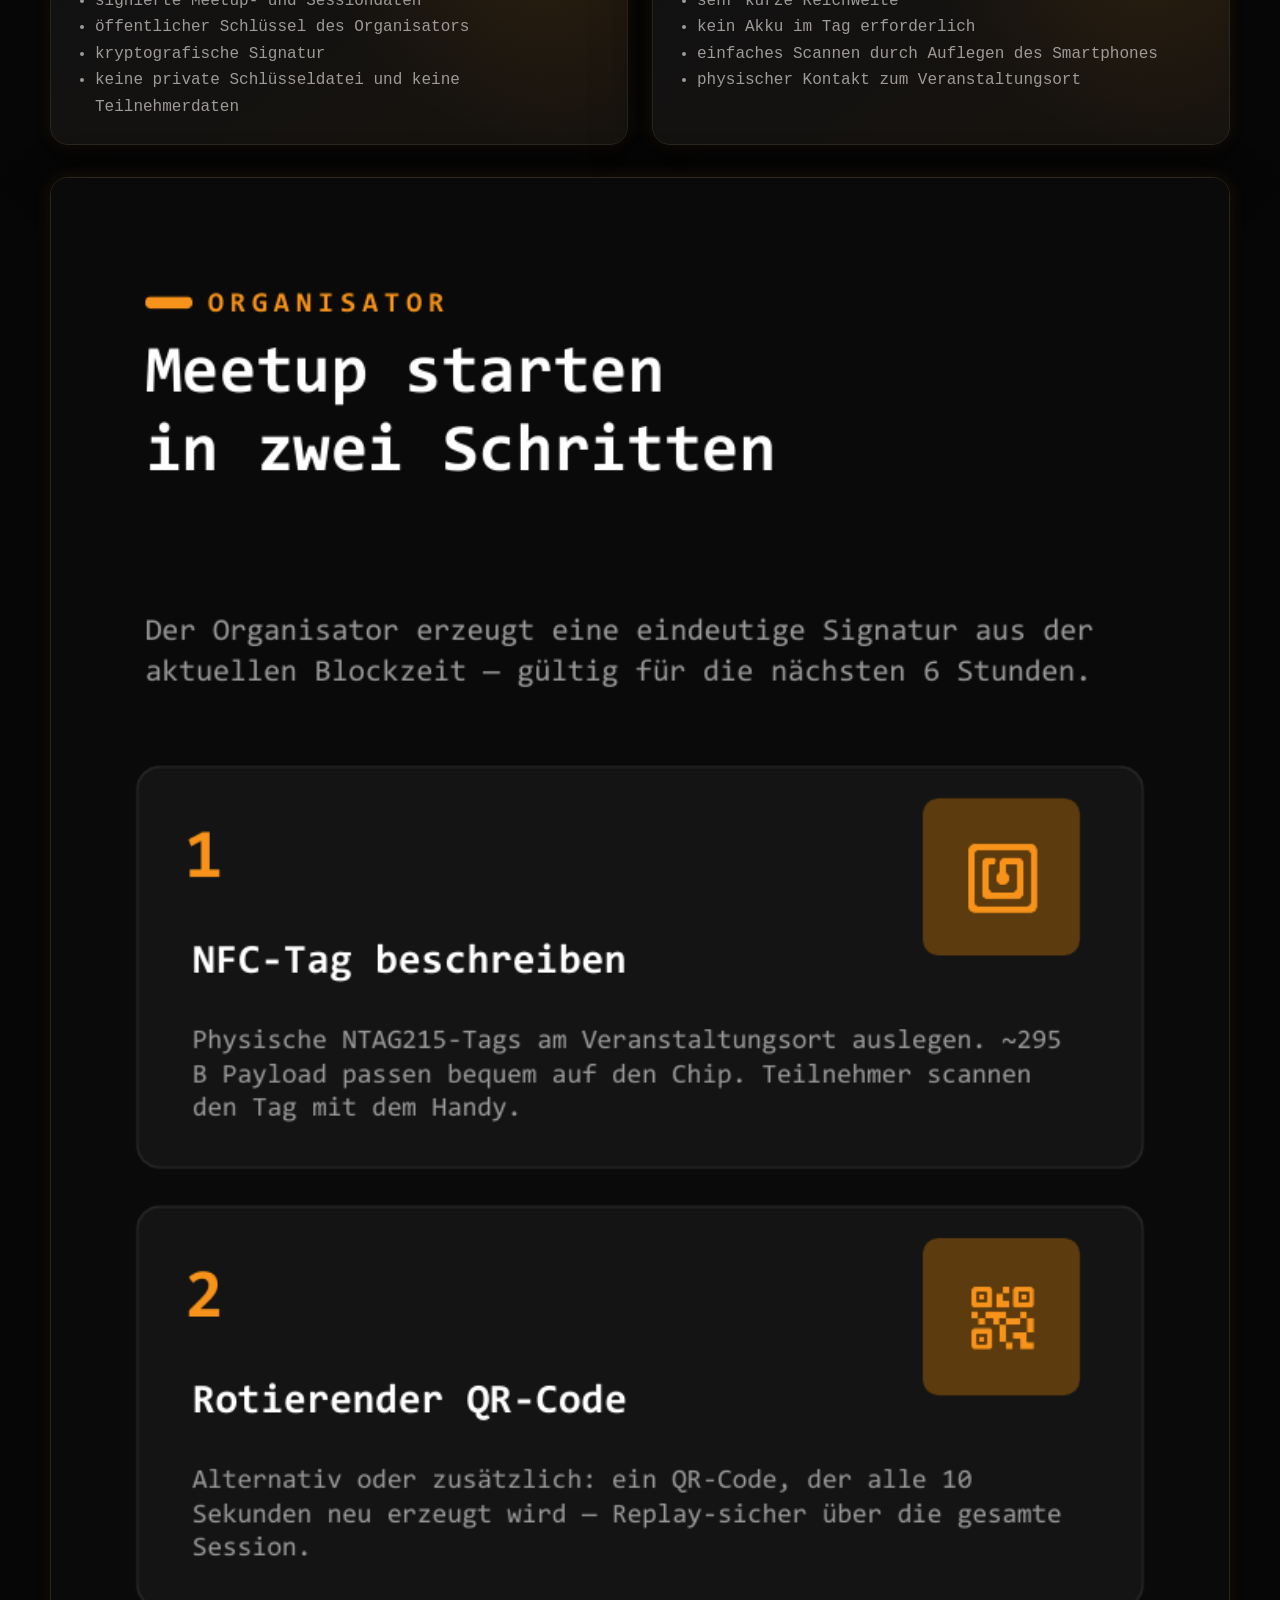
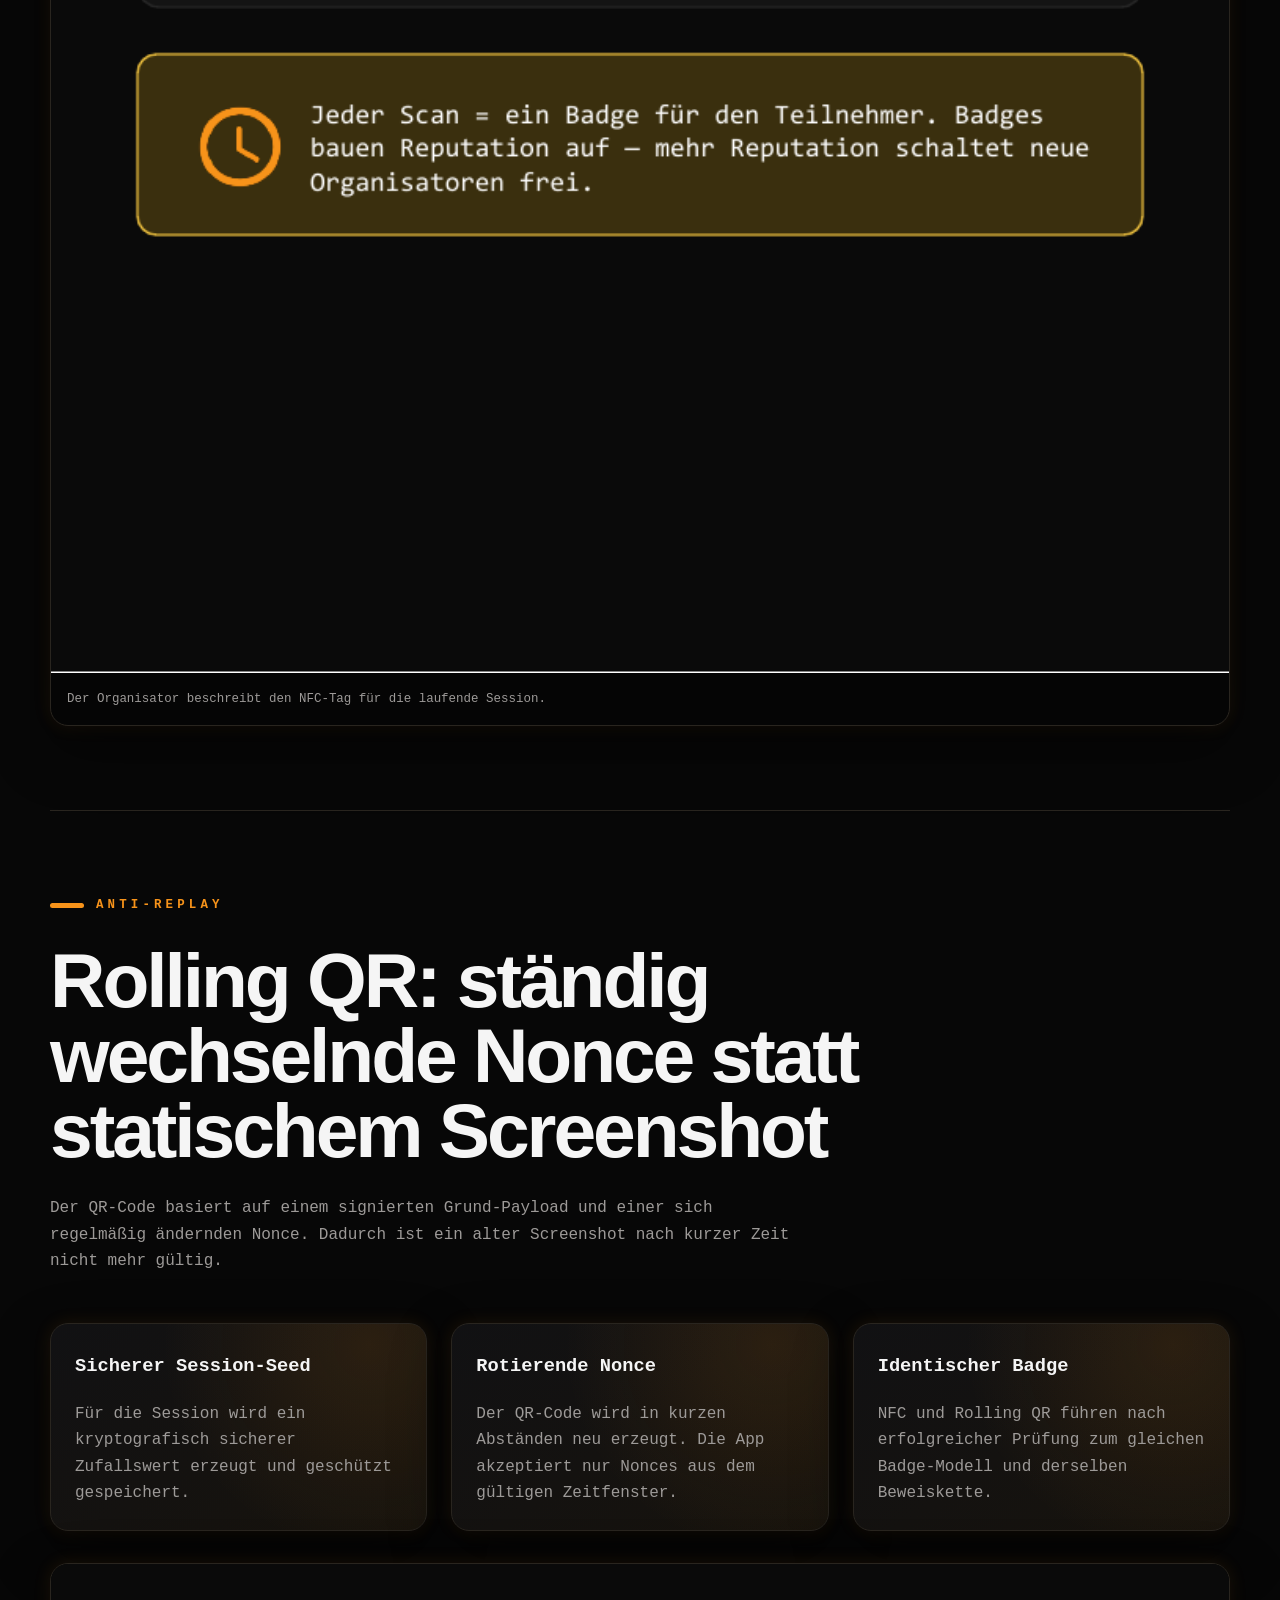
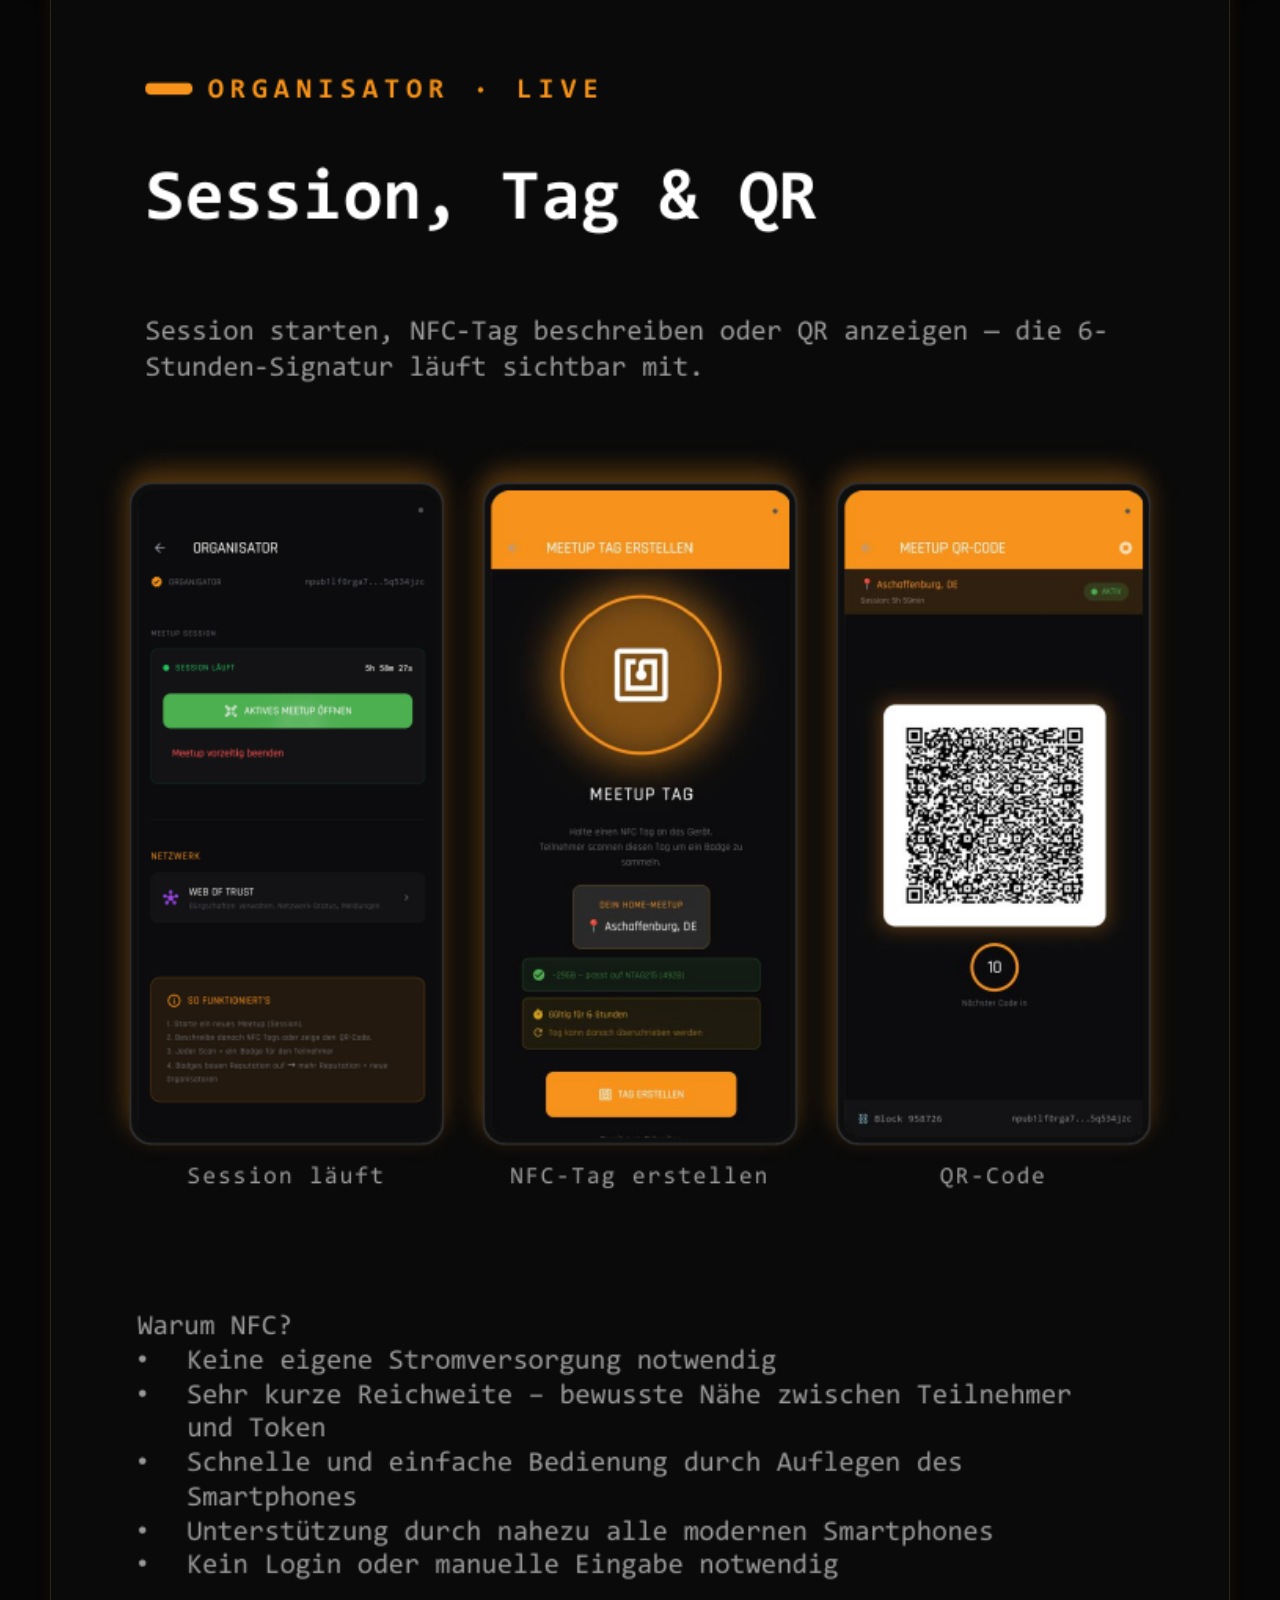
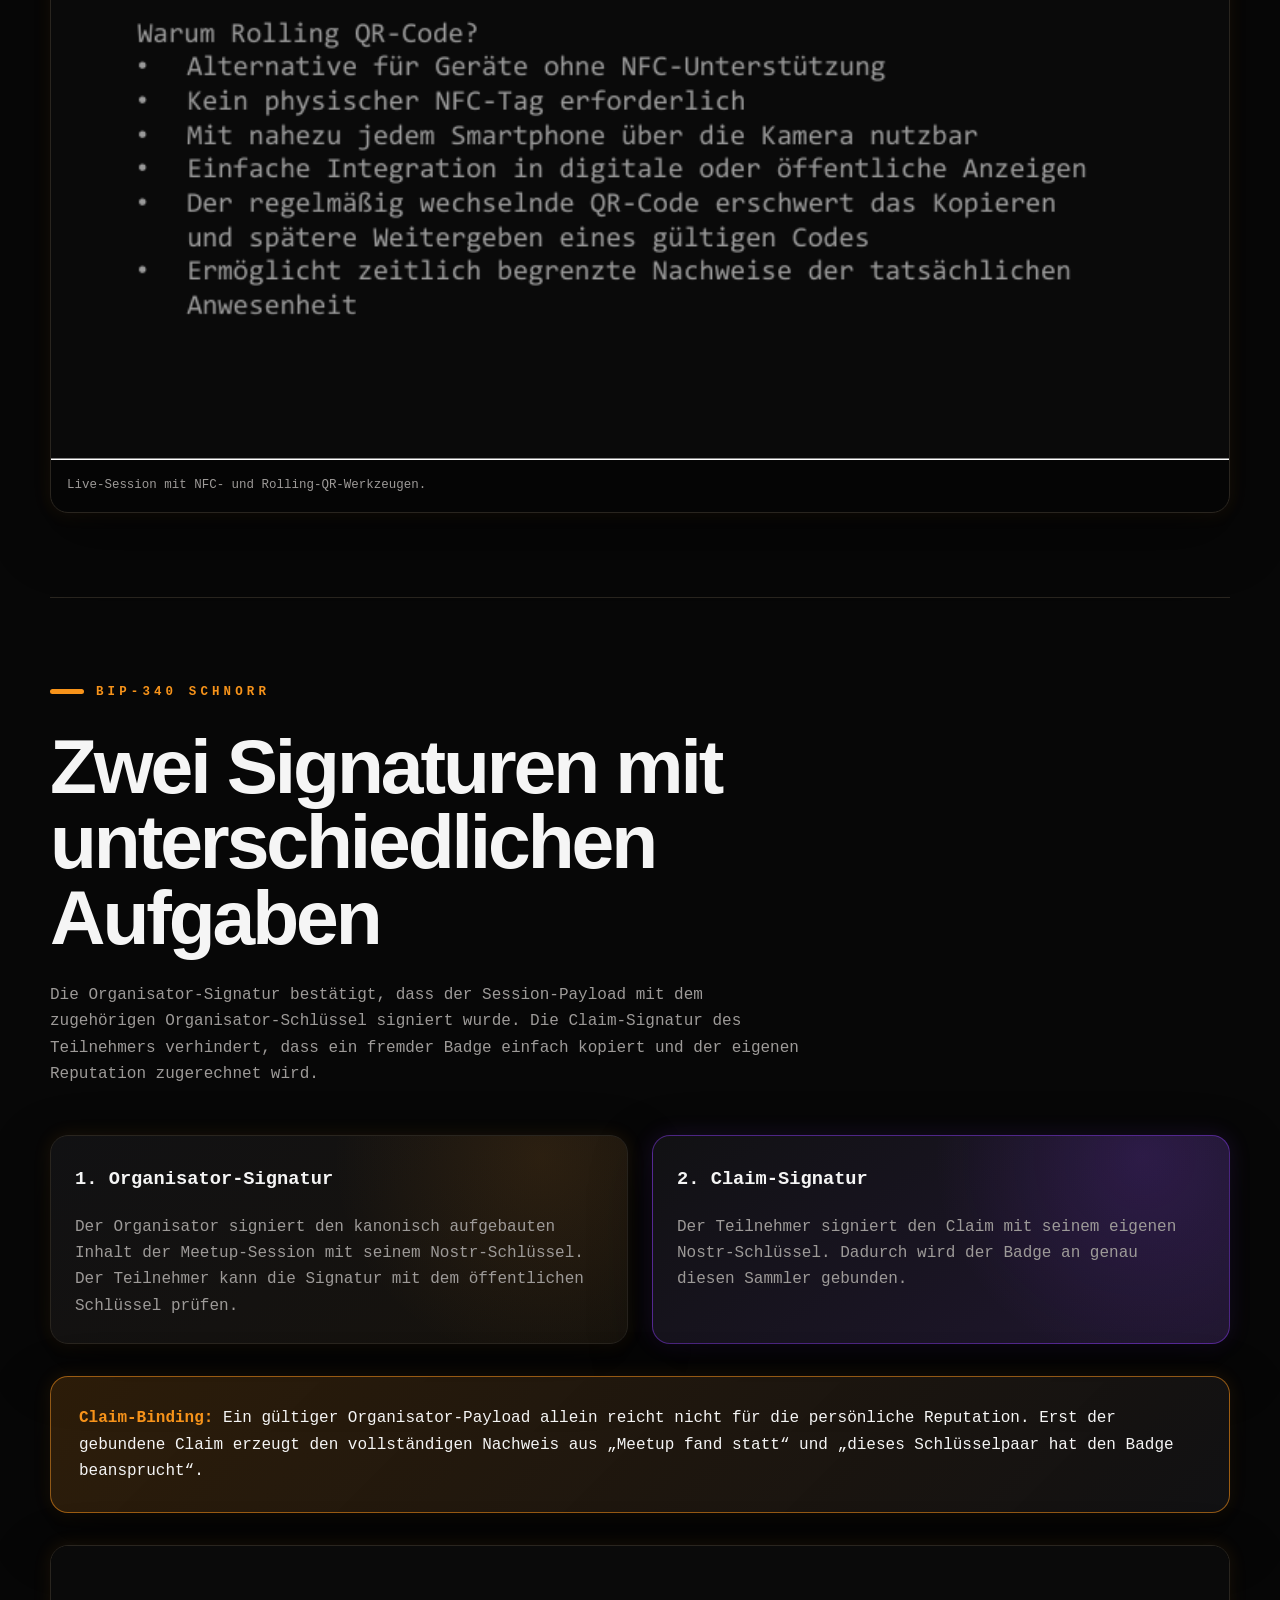
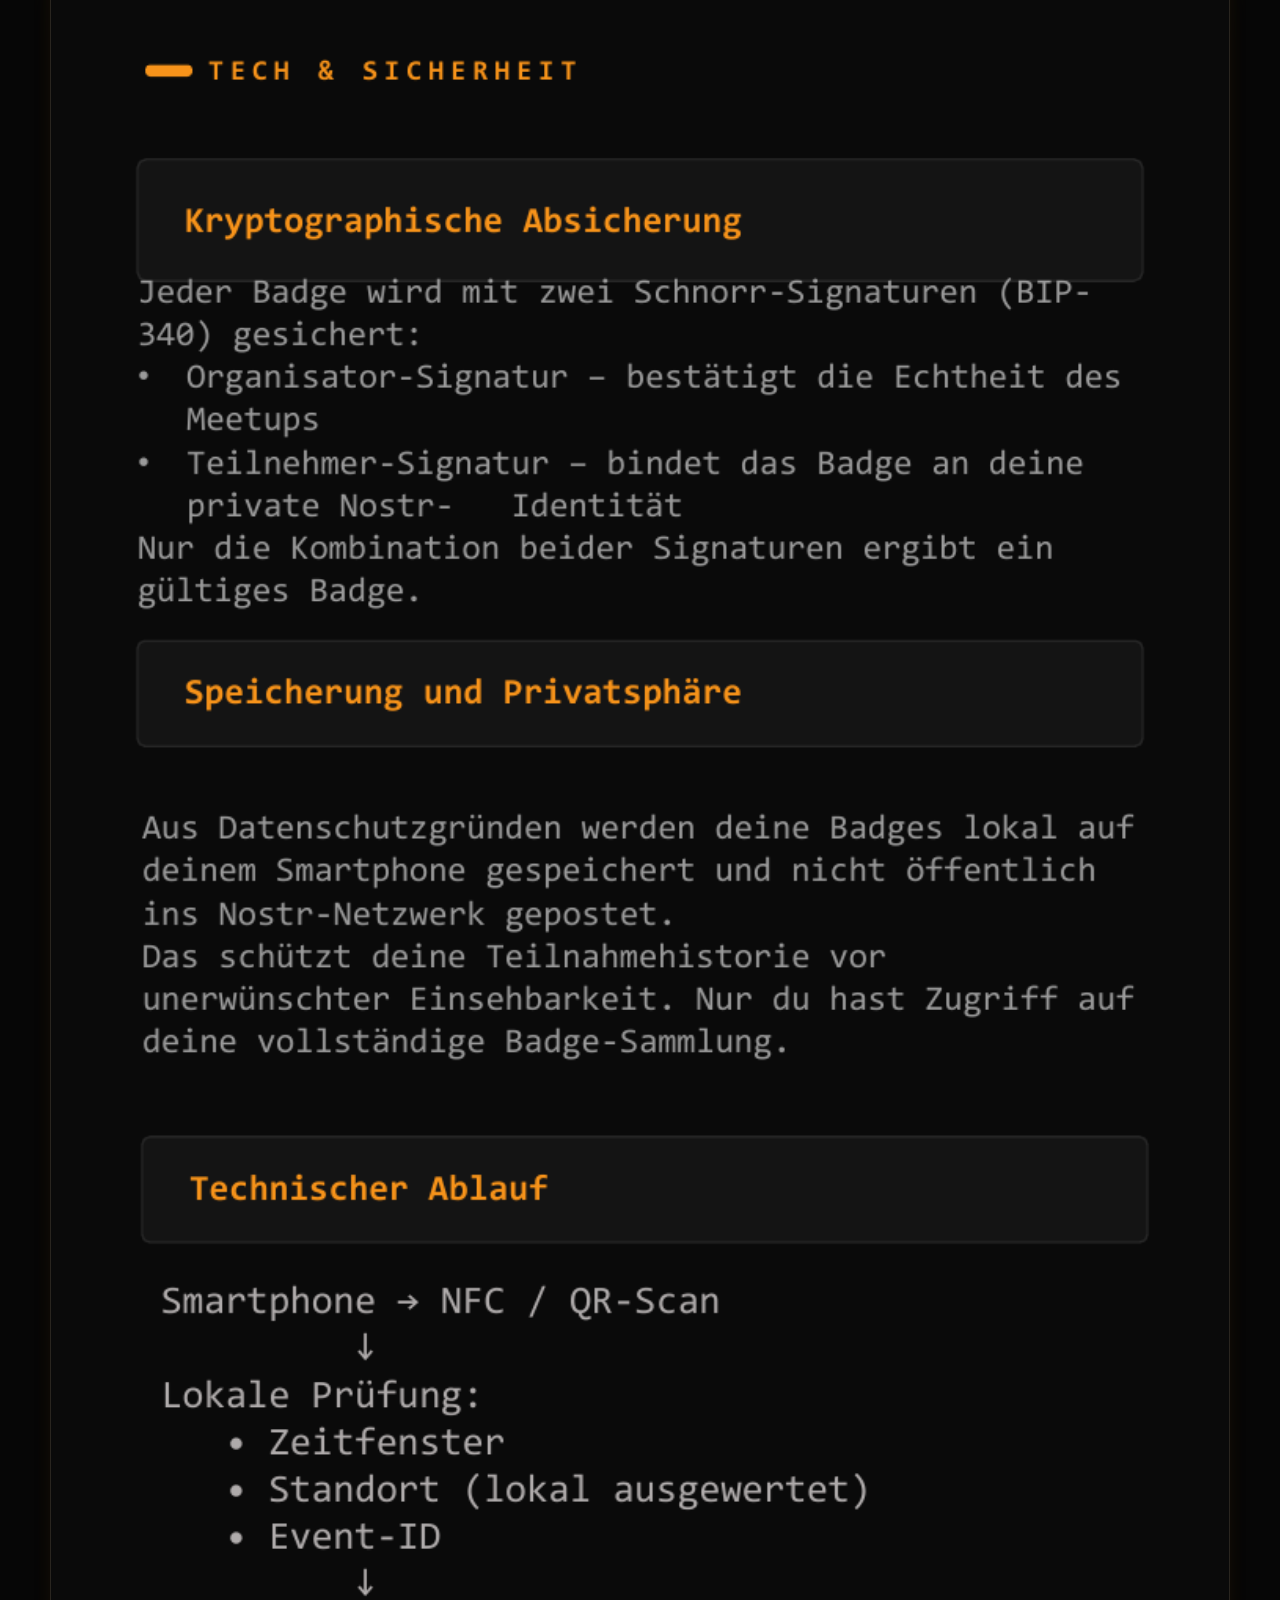
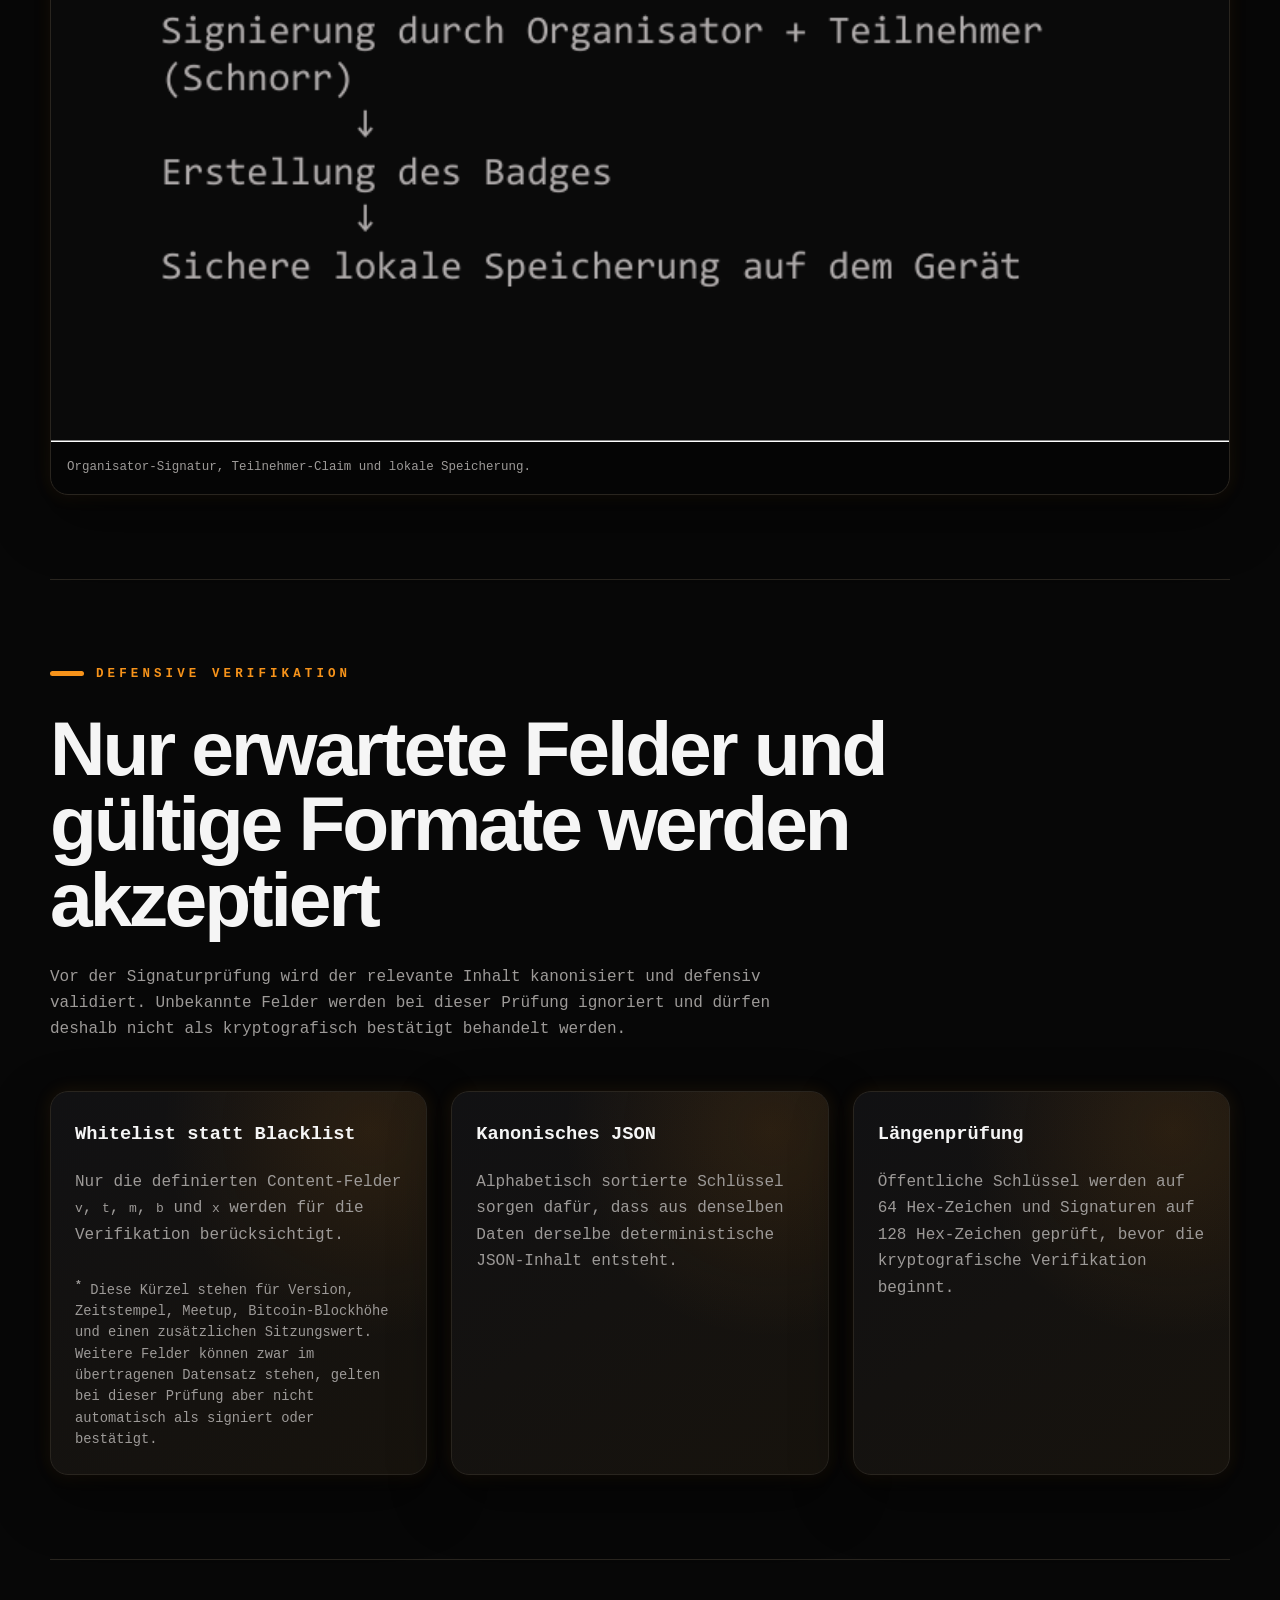
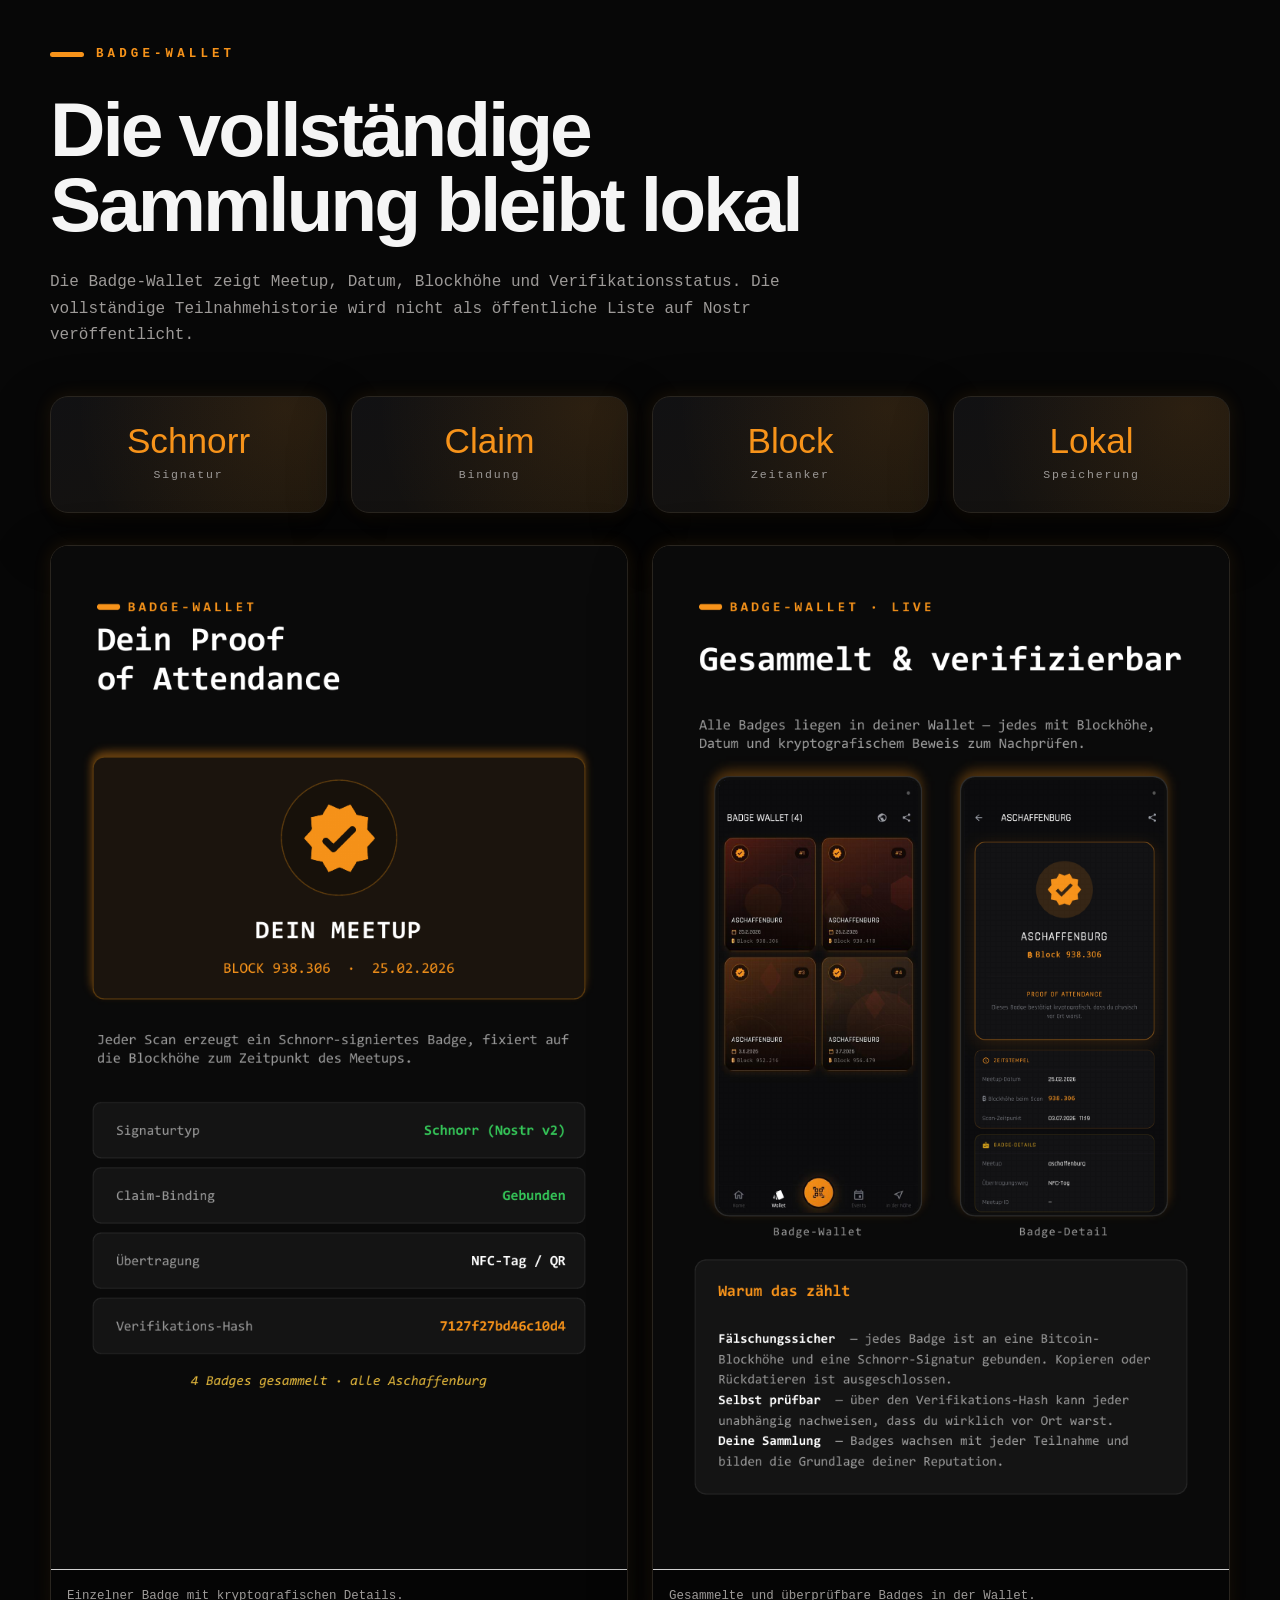
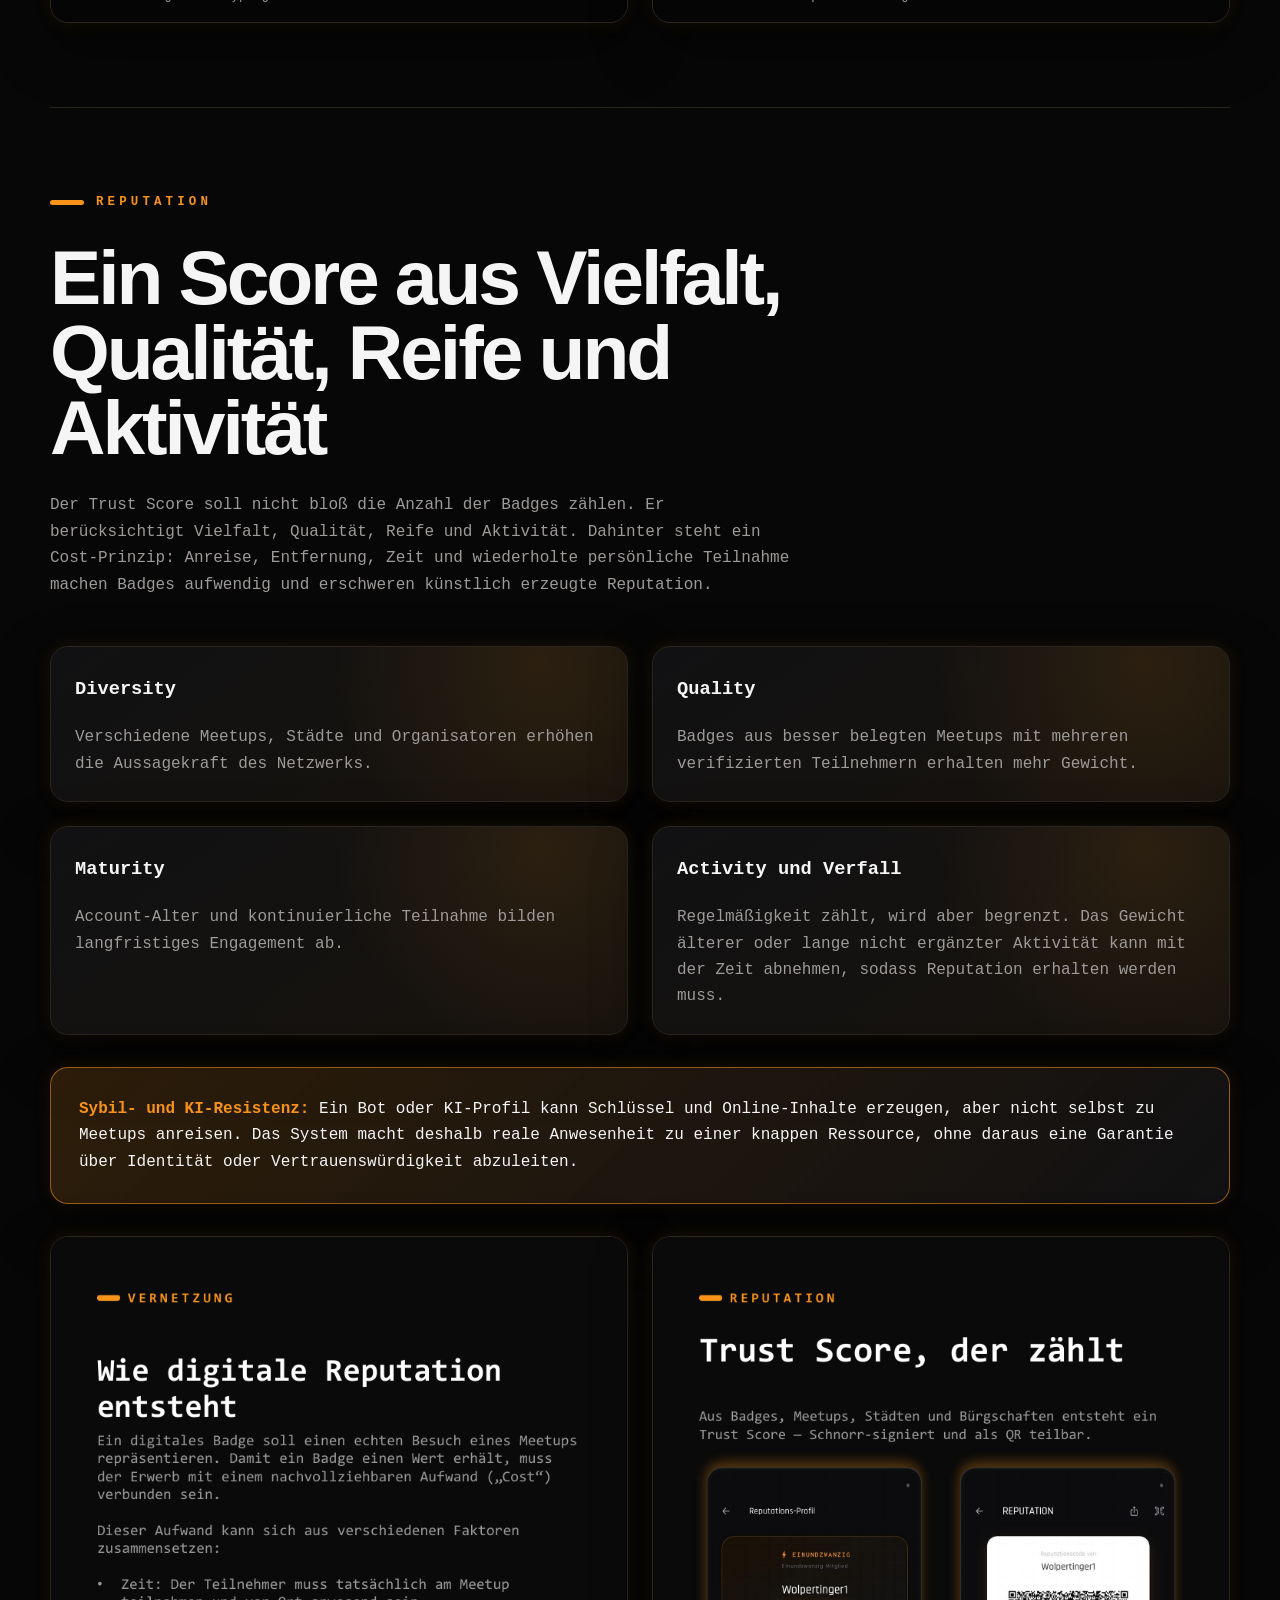
<file: technik.html>
<!DOCTYPE html>

<html data-theme="dark" lang="de">
<head>
<meta charset="utf-8"/>
<meta content="width=device-width, initial-scale=1" name="viewport"/>
<meta content="So verifiziert 21Meetup Badges mit Nostr, Schnorr-Signaturen, Rolling QR, NFC und defensiver Datenprüfung." name="description"/>
<title>21Meetup – Technische Umsetzung</title>
<link href="https://21koblenz.github.io/einundzwanzig-meetup-website/technik.html" rel="canonical"/><meta content="website" property="og:type"/><meta content="21Meetup" property="og:site_name"/><meta content="de_DE" property="og:locale"/><meta content="21Meetup – Technische Umsetzung" property="og:title"/><meta content="So verifiziert 21Meetup Badges mit Nostr, Schnorr-Signaturen, Rolling QR, NFC und defensiver Datenprüfung." property="og:description"/><meta content="https://21koblenz.github.io/einundzwanzig-meetup-website/technik.html" property="og:url"/><meta content="https://21koblenz.github.io/einundzwanzig-meetup-website/assets/social-preview.jpg" property="og:image"/><meta content="https://21koblenz.github.io/einundzwanzig-meetup-website/assets/social-preview.jpg" property="og:image:secure_url"/><meta content="image/jpeg" property="og:image:type"/><meta content="1200" property="og:image:width"/><meta content="630" property="og:image:height"/><meta content="21Meetup – Meetup-Teilnahme kryptografisch belegbar machen" property="og:image:alt"/><meta content="summary_large_image" name="twitter:card"/><meta content="21Meetup – Technische Umsetzung" name="twitter:title"/><meta content="So verifiziert 21Meetup Badges mit Nostr, Schnorr-Signaturen, Rolling QR, NFC und defensiver Datenprüfung." name="twitter:description"/><meta content="https://21koblenz.github.io/einundzwanzig-meetup-website/assets/social-preview.jpg" name="twitter:image"/><meta content="21Meetup – Meetup-Teilnahme kryptografisch belegbar machen" name="twitter:image:alt"/><link href="css/style.css" rel="stylesheet"/>
</head>
<body>
<div data-include="components/nav.html"></div>
<main class="page-shell">
<!-- ========================================================
         HERO
         ======================================================== -->
<section class="hero hero--technical">
<div class="hero-copy">
<div class="eyebrow">Badge-Technik</div>
<h1>Vom NFC-Scan zum <span>krypto­grafischen Nachweis</span></h1>
<p class="lead">21Meetup verbindet einen vor Ort erhaltenen Session-Payload mit Schnorr-Signaturen, Claim-Binding, lokaler Speicherung und einem dezentralen Vertrauensmodell.</p>
</div>
<figure class="screen-card">
<img alt="Badge über NFC oder QR scannen" src="pdf-pages/page-07.png"/>
<figcaption>Der Teilnehmer scannt vor Ort einen NFC-Tag oder Rolling QR-Code.</figcaption>
</figure>
</section>
<!-- ========================================================
         GESAMTABLAUF
         ======================================================== -->
<section class="section" id="ablauf">
<div class="section-head">
<div class="eyebrow">Gesamtablauf</div>
<h2>Vier Schritte vom Meetup zur Badge-Wallet</h2>
<p>Organisator und Teilnehmer besitzen jeweils ein Nostr-Schlüsselpaar. Der Organisator signiert die Meetup-Daten, der Teilnehmer prüft diese und bindet den Nachweis anschließend mit einer eigenen Claim-Signatur an seine Identität.</p>
</div>
<div class="steps grid-2">
<article class="step-card">
<h3>Session starten</h3>
<p>Der Organisator erstellt eine zeitlich begrenzte Meetup-Session. Zu den signierten Daten gehören unter anderem Version, Zeit, Meetup-Kennung, Blockhöhe und eine zusätzliche Session-Kennung.</p>
</article>
<article class="step-card">
<h3>NFC oder Rolling QR bereitstellen</h3>
<p>Die signierten Meetup-Daten werden als kompakter NFC-Payload oder als rotierender QR-Code bereitgestellt.</p>
</article>
<article class="step-card">
<h3>Signatur und Gültigkeit prüfen</h3>
<p>Das Smartphone des Teilnehmers prüft den Payload, die Schnorr-Signatur, das Zeitfenster und die zur Session gehörenden Daten.</p>
</article>
<article class="step-card">
<h3>Badge an den Teilnehmer binden</h3>
<p>Der Teilnehmer erzeugt eine eigene Claim-Signatur. Erst diese zweite Signatur bindet den Badge an genau dieses Nostr-Schlüsselpaar.</p>
</article>
</div>
<pre class="flow">ORGANISATOR
Nostr-Keypair
    ↓
Meetup-Daten signieren
    ↓
NFC-Payload oder Rolling QR
    ↓ Scan
TEILNEHMER
Organisator-Signatur prüfen
    ↓
Claim mit eigenem Nostr-Key signieren
    ↓
Badge mit zwei Signaturen lokal speichern</pre>
</section>
<!-- ========================================================
         NFC
         ======================================================== -->
<section class="section" id="nfc">
<div class="section-head">
<div class="eyebrow">Physischer Trigger</div>
<h2>NFC: kompakt, passiv und nur aus kurzer Distanz lesbar</h2>
<p>Der Organisator kann einen kompatiblen NFC-Tag mit einem kompakten, signierten Payload beschreiben. Der Tag benötigt keine eigene Stromversorgung und wird vom Smartphone nur aus unmittelbarer Nähe ausgelesen.</p>
</div>
<div class="grid-2">
<article class="info-card">
<h3>Was auf dem Tag liegt</h3>
<ul>
<li>signierte Meetup- und Sessiondaten</li>
<li>öffentlicher Schlüssel des Organisators</li>
<li>kryptografische Signatur</li>
<li>keine private Schlüsseldatei und keine Teilnehmerdaten</li>
</ul>
</article>
<article class="info-card">
<h3>Warum NFC sinnvoll ist</h3>
<ul>
<li>sehr kurze Reichweite</li>
<li>kein Akku im Tag erforderlich</li>
<li>einfaches Scannen durch Auflegen des Smartphones</li>
<li>physischer Kontakt zum Veranstaltungsort</li>
</ul>
</article>
</div>
<figure class="screen-card">
<img alt="NFC-Tag für eine Meetup-Session beschreiben" src="pdf-pages/page-08.png"/>
<figcaption>Der Organisator beschreibt den NFC-Tag für die laufende Session.</figcaption>
</figure>
</section>
<!-- ========================================================
         ROLLING QR
         ======================================================== -->
<section class="section" id="rolling-qr">
<div class="section-head">
<div class="eyebrow">Anti-Replay</div>
<h2>Rolling QR: ständig wechselnde Nonce statt statischem Screenshot</h2>
<p>Der QR-Code basiert auf einem signierten Grund-Payload und einer sich regelmäßig ändernden Nonce. Dadurch ist ein alter Screenshot nach kurzer Zeit nicht mehr gültig.</p>
</div>
<div class="grid-3">
<article class="feature-card">
<h3>Sicherer Session-Seed</h3>
<p>Für die Session wird ein kryptografisch sicherer Zufallswert erzeugt und geschützt gespeichert.</p>
</article>
<article class="feature-card">
<h3>Rotierende Nonce</h3>
<p>Der QR-Code wird in kurzen Abständen neu erzeugt. Die App akzeptiert nur Nonces aus dem gültigen Zeitfenster.</p>
</article>
<article class="feature-card">
<h3>Identischer Badge</h3>
<p>NFC und Rolling QR führen nach erfolgreicher Prüfung zum gleichen Badge-Modell und derselben Beweiskette.</p>
</article>
</div>
<figure class="screen-card">
<img alt="Rolling QR Session in der 21Meetup App" src="pdf-pages/page-09.png"/>
<figcaption>Live-Session mit NFC- und Rolling-QR-Werkzeugen.</figcaption>
</figure>
</section>
<!-- ========================================================
         SCHNORR UND CLAIM-BINDING
         ======================================================== -->
<section class="section" id="signaturen">
<div class="section-head">
<div class="eyebrow">BIP-340 Schnorr</div>
<h2>Zwei Signaturen mit unterschiedlichen Aufgaben</h2>
<p>Die Organisator-Signatur bestätigt, dass der Session-Payload mit dem zugehörigen Organisator-Schlüssel signiert wurde. Die Claim-Signatur des Teilnehmers verhindert, dass ein fremder Badge einfach kopiert und der eigenen Reputation zugerechnet wird.</p>
</div>
<div class="grid-2">
<article class="feature-card">
<h3>1. Organisator-Signatur</h3>
<p>Der Organisator signiert den kanonisch aufgebauten Inhalt der Meetup-Session mit seinem Nostr-Schlüssel. Der Teilnehmer kann die Signatur mit dem öffentlichen Schlüssel prüfen.</p>
</article>
<article class="feature-card nostr-card">
<h3>2. Claim-Signatur</h3>
<p>Der Teilnehmer signiert den Claim mit seinem eigenen Nostr-Schlüssel. Dadurch wird der Badge an genau diesen Sammler gebunden.</p>
</article>
</div>
<article class="callout">
<strong>Claim-Binding:</strong> Ein gültiger Organisator-Payload allein reicht nicht für die persönliche Reputation. Erst der gebundene Claim erzeugt den vollständigen Nachweis aus „Meetup fand statt“ und „dieses Schlüsselpaar hat den Badge beansprucht“.
      </article>
<figure class="screen-card">
<img alt="Kryptografische Absicherung und Speicherung" src="pdf-pages/page-25.png"/>
<figcaption>Organisator-Signatur, Teilnehmer-Claim und lokale Speicherung.</figcaption>
</figure>
</section>
<!-- ========================================================
         VALIDIERUNG UND DATENMODELL
         ======================================================== -->
<section class="section" id="validierung">
<div class="section-head">
<div class="eyebrow">Defensive Verifikation</div>
<h2>Nur erwartete Felder und gültige Formate werden akzeptiert</h2>
<p>Vor der Signaturprüfung wird der relevante Inhalt kanonisiert und defensiv validiert. Unbekannte Felder werden bei dieser Prüfung ignoriert und dürfen deshalb nicht als kryptografisch bestätigt behandelt werden.</p>
</div>
<div class="grid-3">
<article class="feature-card">
<h3>Whitelist statt Blacklist</h3>
<p>Nur die definierten Content-Felder <code>v</code>, <code>t</code>, <code>m</code>, <code>b</code> und <code>x</code> werden für die Verifikation berücksichtigt.</p>
<p class="technical-note"><sup>*</sup> Diese Kürzel stehen für Version, Zeitstempel, Meetup, Bitcoin-Blockhöhe und einen zusätzlichen Sitzungswert. Weitere Felder können zwar im übertragenen Datensatz stehen, gelten bei dieser Prüfung aber nicht automatisch als signiert oder bestätigt.</p>
</article>
<article class="feature-card">
<h3>Kanonisches JSON</h3>
<p>Alphabetisch sortierte Schlüssel sorgen dafür, dass aus denselben Daten derselbe deterministische JSON-Inhalt entsteht.</p>
</article>
<article class="feature-card">
<h3>Längenprüfung</h3>
<p>Öffentliche Schlüssel werden auf 64 Hex-Zeichen und Signaturen auf 128 Hex-Zeichen geprüft, bevor die kryptografische Verifikation beginnt.</p>
</article>
</div>
</section>
<!-- ========================================================
         BADGE-WALLET UND PRIVATSPHÄRE
         ======================================================== -->
<section class="section" id="wallet">
<div class="section-head">
<div class="eyebrow">Badge-Wallet</div>
<h2>Die vollständige Sammlung bleibt lokal</h2>
<p>Die Badge-Wallet zeigt Meetup, Datum, Blockhöhe und Verifikationsstatus. Die vollständige Teilnahmehistorie wird nicht als öffentliche Liste auf Nostr veröffentlicht.</p>
</div>
<div class="stats">
<div class="metric"><strong>Schnorr</strong><span>Signatur</span></div>
<div class="metric"><strong>Claim</strong><span>Bindung</span></div>
<div class="metric"><strong>Block</strong><span>Zeitanker</span></div>
<div class="metric"><strong>Lokal</strong><span>Speicherung</span></div>
</div>
<div class="grid-2">
<figure class="screen-card">
<img alt="Badge-Detail mit Blockhöhe und Verifikationshash" src="pdf-pages/page-05.png"/>
<figcaption>Einzelner Badge mit kryptografischen Details.</figcaption>
</figure>
<figure class="screen-card">
<img alt="Badge-Wallet mit mehreren Badges" src="pdf-pages/page-06.png"/>
<figcaption>Gesammelte und überprüfbare Badges in der Wallet.</figcaption>
</figure>
</div>
</section>
<!-- ========================================================
         REPUTATION
         ======================================================== -->
<section class="section" id="reputation">
<div class="section-head">
<div class="eyebrow">Reputation</div>
<h2>Ein Score aus Vielfalt, Qualität, Reife und Aktivität</h2>
<p>Der Trust Score soll nicht bloß die Anzahl der Badges zählen. Er berücksichtigt Vielfalt, Qualität, Reife und Aktivität. Dahinter steht ein Cost-Prinzip: Anreise, Entfernung, Zeit und wiederholte persönliche Teilnahme machen Badges aufwendig und erschweren künstlich erzeugte Reputation.</p>
</div>
<div class="grid-2">
<article class="feature-card">
<h3>Diversity</h3>
<p>Verschiedene Meetups, Städte und Organisatoren erhöhen die Aussagekraft des Netzwerks.</p>
</article>
<article class="feature-card">
<h3>Quality</h3>
<p>Badges aus besser belegten Meetups mit mehreren verifizierten Teilnehmern erhalten mehr Gewicht.</p>
</article>
<article class="feature-card">
<h3>Maturity</h3>
<p>Account-Alter und kontinuierliche Teilnahme bilden langfristiges Engagement ab.</p>
</article>
<article class="feature-card">
<h3>Activity und Verfall</h3>
<p>Regelmäßigkeit zählt, wird aber begrenzt. Das Gewicht älterer oder lange nicht ergänzter Aktivität kann mit der Zeit abnehmen, sodass Reputation erhalten werden muss.</p>
</article>
</div>
<article class="callout">
<strong>Sybil- und KI-Resistenz:</strong> Ein Bot oder KI-Profil kann Schlüssel und Online-Inhalte erzeugen, aber nicht selbst zu Meetups anreisen. Das System macht deshalb reale Anwesenheit zu einer knappen Ressource, ohne daraus eine Garantie über Identität oder Vertrauenswürdigkeit abzuleiten.
      </article>
<div class="grid-2">
<figure class="screen-card">
<img alt="Wie digitale Reputation entsteht" src="pdf-pages/page-13.png"/>
<figcaption>Reputation basiert auf nachvollziehbarem Aufwand.</figcaption>
</figure>
<figure class="screen-card">
<img alt="Trust Score und Reputation QR" src="pdf-pages/page-14.png"/>
<figcaption>Aggregierter Trust Score als teilbarer QR-Nachweis.</figcaption>
</figure>
</div>
</section>
<!-- ========================================================
         WEB OF TRUST UND ADMIN-MODELL
         ======================================================== -->
<section class="section" id="web-of-trust">
<div class="section-head">
<div class="eyebrow eyebrow-nostr">Web of Trust</div>
<h2>Organisatoren durch Reputation und gegenseitiges Bürgen</h2>
<p>Das Admin-Modell soll ohne dauerhafte zentrale Ernennung auskommen. Organisatoren können füreinander bürgen; Warnungen werden gewichtet und erhalten erst durch mehrere unabhängige Stimmen Wirkung.</p>
</div>
<div class="grid-3">
<article class="feature-card nostr-card">
<h3>Vouching</h3>
<p>Signierte Bürgschaften werden über Nostr veröffentlicht und können widerrufen werden.</p>
</article>
<article class="feature-card nostr-card">
<h3>Distrust-Meldungen</h3>
<p>Eine einzelne Warnung ist zunächst nur ein Signal. Mehrere unabhängige Meldungen können zum Downgrade führen.</p>
</article>
<article class="feature-card">
<h3>Bootstrap-Phasen</h3>
<p>Mit wachsendem Netzwerk steigen die Anforderungen an Badges, Meetups, Signer und Account-Alter.</p>
</article>
</div>
<div class="grid-2">
<figure class="screen-card">
<img alt="Web of Trust mit Bürgschaften und Meldesystem" src="pdf-pages/page-10.png"/>
<figcaption>Vouching, gewichtete Meldungen und Sybil-Resistenz.</figcaption>
</figure>
<figure class="screen-card">
<img alt="Vernetzungsgraph der 21Meetup App" src="pdf-pages/page-12.png"/>
<figcaption>Direkte und indirekte Verbindungen im Vertrauensnetzwerk.</figcaption>
</figure>
</div>
</section>
<!-- ========================================================
         NOSTR UND REPUTATION TEILEN
         ======================================================== -->
<section class="section" id="nostr">
<div class="section-head">
<div class="eyebrow eyebrow-nostr">Nostr</div>
<h2>Aggregierte Reputation statt öffentlicher Besuchsliste</h2>
<p>Die App kann aggregierte Reputationsdaten auf konfigurierbaren Relays veröffentlichen. Dabei werden keine vollständigen Meetup-Namen oder Besuchsdaten benötigt.</p>
</div>
<div class="grid-2">
<article class="feature-card nostr-card">
<h3>Reputations-QR</h3>
<p>Der QR enthält aggregierte Kennzahlen und einen kryptografischen Proof-Hash, aber keine komplette private Teilnahmehistorie.</p>
</article>
<article class="feature-card nostr-card">
<h3>Relay-Publishing</h3>
<p>Aggregierte Reputation kann als ersetzbares Nostr-Event veröffentlicht und von anderen geprüft werden.</p>
</article>
</div>
</section>
<!-- ========================================================
         SCHLÜSSEL, BACKUP UND GERÄTESICHERHEIT
         ======================================================== -->
<section class="section" id="sicherheit">
<div class="section-head">
<div class="eyebrow">Schlüssel und Backup</div>
<h2>Private Schlüssel bleiben im geschützten Gerätespeicher</h2>
<p>Die Android-App nutzt den geschützten Schlüsselspeicher des Betriebssystems. Backups werden verschlüsselt; zusätzliche Geräteprüfungen können auf typische Anzeichen eines kompromittierten Systems hinweisen.</p>
</div>
<div class="grid-3">
<article class="feature-card">
<h3>Secure Storage</h3>
<p>Private Schlüssel werden über den Android Keystore geschützt und nur für kryptografische Signaturen verwendet.</p>
</article>
<article class="feature-card">
<h3>Verschlüsseltes Backup</h3>
<p>Backups werden mit AES-256 verschlüsselt; der Schlüssel wird per PBKDF2 aus dem Nutzerpasswort abgeleitet.</p>
</article>
<article class="feature-card">
<h3>Geräteintegrität</h3>
<p>Die Android-App prüft beim Start auf typische Root-Indikatoren wie <code>su</code>-Dateien, Magisk oder auffällige Build-Tags. Bei einem Verdacht erscheint eine Warnung; das Gerät wird nicht automatisch gesperrt.</p>
<p class="technical-note"><sup>*</sup> Diese Prüfung ist eine zusätzliche Warnschicht und kein sicherer Beweis dafür, dass ein Gerät unverändert oder kompromittiert ist. Entscheidend bleiben die Signaturprüfung und der geschützte Schlüsselspeicher.</p>
</article>
</div>
<article class="callout warning">
<strong>Wichtig:</strong> Da die vollständige Badge-Sammlung lokal gespeichert wird, sollte regelmäßig ein verschlüsseltes Backup erstellt und sicher verwahrt werden.
      </article>
<figure class="screen-card">
<img alt="Hinweis zu regelmäßigen Backups" src="pdf-pages/page-27.png"/>
<figcaption>Selbstverwahrung bedeutet auch Verantwortung für das Backup.</figcaption>
</figure>
</section>
<!-- ========================================================
         SEITENNAVIGATION
         ======================================================== -->
<nav aria-label="Seitennavigation" class="page-progress">
<a class="btn btn-secondary" href="index.html"><span aria-hidden="true">←</span> Zurück zur Idee</a>
<a class="btn btn-primary page-progress-next" href="funktionen.html">Weiter zu den Funktionen <span aria-hidden="true">→</span></a>
</nav>
</main>
<div data-include="components/footer.html"></div>
<script src="js/config.js"></script>
<script src="js/theme.js"></script>
<script src="js/include.js"></script>
<script src="js/navigation.js"></script>
<script src="js/footer.js"></script>
<script src="js/hover.js"></script>
<script src="js/scroll-top.js"></script>
</body>
</html>
</file>
<file: css/style.css>
/**
 * Zentrale CSS-Datei.
 * Die Reihenfolge der Imports ist wichtig: allgemein -> speziell -> responsive.
 */
@import url("variables.css");
@import url("base.css");
@import url("layout.css");
@import url("navigation.css");
@import url("components.css");
@import url("social.css");
@import url("footer.css");
@import url("responsive.css");
</file>
